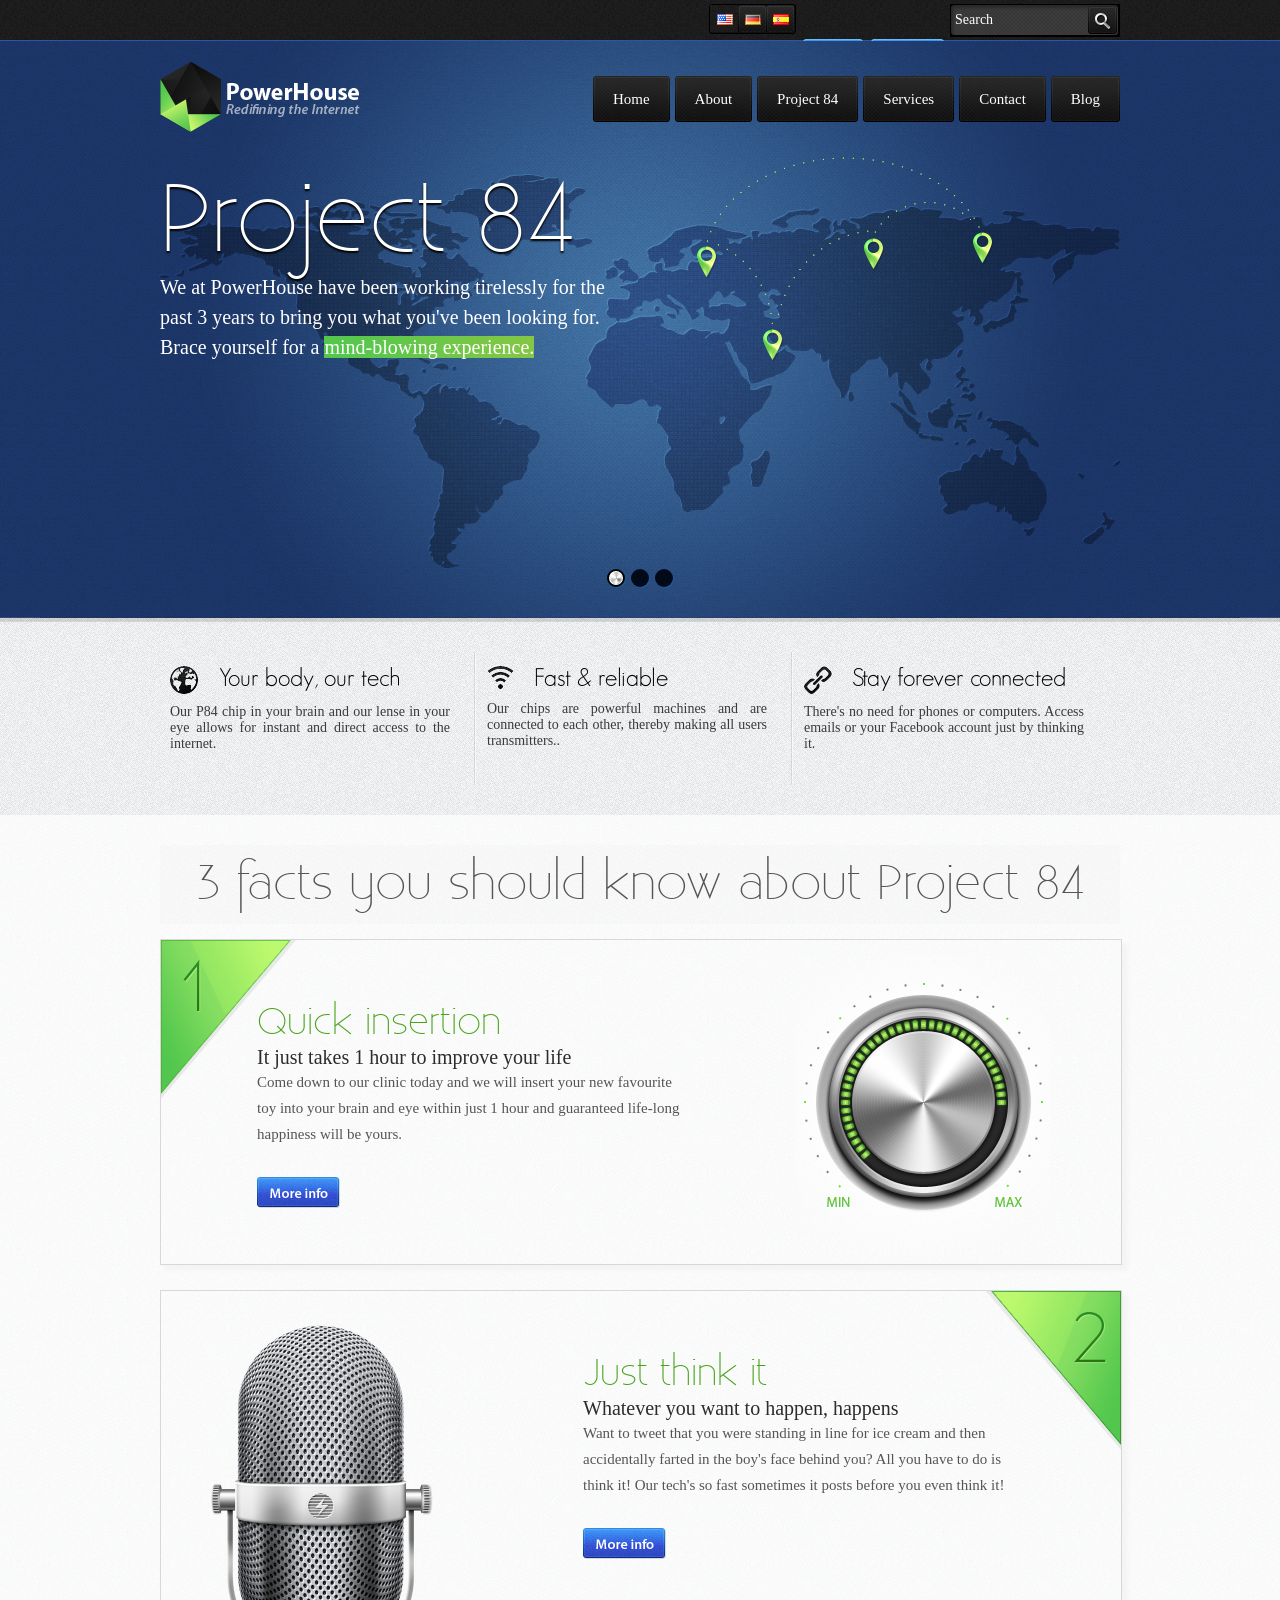
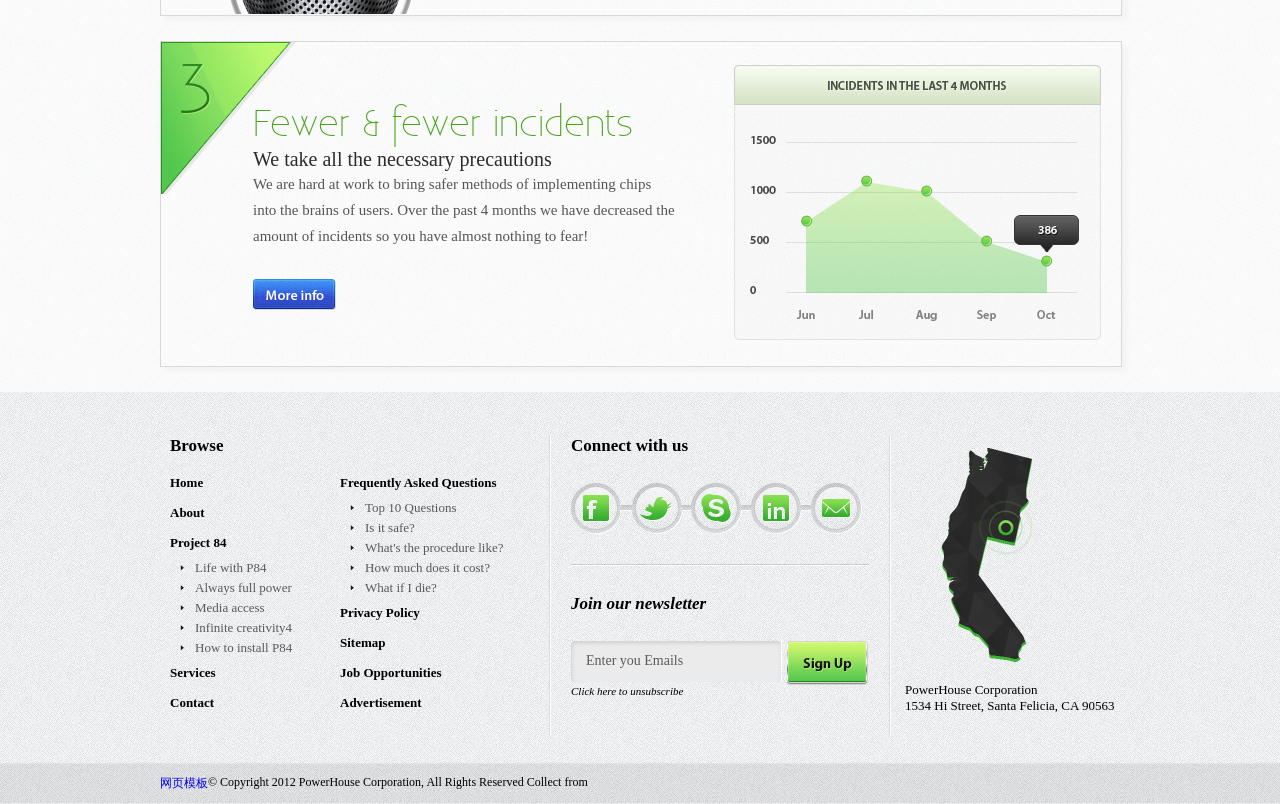
<file: index.html>
<!DOCTYPE html PUBLIC "-//W3C//DTD XHTML 1.0 Transitional//EN" "http://www.w3.org/TR/xhtml1/DTD/xhtml1-transitional.dtd">
<html xmlns="http://www.w3.org/1999/xhtml">
<head>
<meta http-equiv="Content-Type" content="text/html; charset=utf-8" />
<title>Power House</title>
<link href="css/style.css" rel="stylesheet" type="text/css" />
<!--[if IE 7]><link rel="stylesheet" media="all" type="text/css" href="css/ie7.css" />
<![endif]-->
<!--[if IE 8]><link rel="stylesheet" media="all" type="text/css" href="css/ie8.css" />
<![endif]-->
<link href="fonts/stylesheet.css" rel="stylesheet" type="text/css" />
<!--slidercss-->
<link rel="stylesheet" href="css/basic-jquery-slider.css" />
<script src="js/jquery-1.6.2.min.js" type="text/javascript" language="javascript"></script>
<script src="js/basic-jquery-slider.js"  type="text/javascript" language="javascript"></script>
<script type="text/javascript" src="js/custom.js" language="javascript"></script>
<script type="text/javascript" src="js/input.js" language="javascript"></script>

<!--  Attach the plug-in to the slider parent element and adjust the settings as required -->
<script  type="text/javascript" language="javascript">
      $(document).ready(function() {
        
        $('#banner').bjqs({
          'animation' : 'slide',
          'width' : 960,
          'height' : 450
        });
        
      });
    </script>
<script type="text/javascript" src="js/pie.js" language="javascript"></script>
<style type="text/css">
ul.bjqs h1, ol.bjqs-markers li a {
	behavior: url("js/PIE.htc") !important;
}
</style>
</head>

<body>
<!--Header Start Here-->
<div id="header">
  <div id="top_header">
    <div class="center_frame">
      <div class="top">
        <form name="search" method="post" action="">
          <div class="search">
            <input type="text" value="Search" />
            <a href=""></a> </div>
        </form>
        <div class="language"> <a href="#" class="english active">&nbsp;</a> <a href="#" class="german">&nbsp;</a> <a href="#" class="spanish">&nbsp;</a> </div>
        <div class="login"> <a href="login.html" class="login_img">&nbsp;</a> <a href="register.html" class="register">&nbsp;</a> </div>
      </div>
    </div>
  </div>
  <!--Top Header End Here-->
  <div id="logo_nav">
    <div class="bg1">
      <div class="center_frame"> 
        <!--Logo And Navigation Start Here-->
        <div class="logo"> <a href="index.html"><img src="images/logo.png" alt=""  /></a> </div>
        <ul id="navigation">
          <li><a href="index.html"><span>Home</span></a></li>
          <li><a href="about.html"><span>About</span></a></li>
          <li><a href="#"><span>Project 84</span></a>
            <ul>
              <li> <a href="project.html" class="life">Life with P84</a> <span class="nav_line"></span></li>
              <li> <a href="#" class="life_1">Always full power</a> <span class="nav_line"></span></li>
              <li> <a href="#" class="life_2">Media access</a> <span class="nav_line"></span></li>
              <li> <a href="#" class="life_3">Infinite creativity</a> <span class="nav_line"></span></li>
              <li> <a href="#" class="life_4">How to install P84</a> </li>
            </ul>
          </li>
          <li><a href="services.html"><span>Services</span></a></li>
          <li><a href="contact.html"><span>Contact</span></a></li>
          <li><a href="blog.html"><span>Blog</span></a></li>
        </ul>
        <!--Logo And Navigation End Here--> 
        <!--slider here--><div class="copyrights">Collect from <a href="http://www.mycodes.net/">网站模板</a></div>
        
        <!--  Outer wrapper for presentation only, this can be anything you like -->
        <div id="banner"> 
          <!-- start Basic Jquery Slider -->
          <ul class="bjqs">
            <li>
              <h1>Project 84</h1>
              <p>We at PowerHouse have been working tirelessly for the past 3 years to bring you what you've been looking for. Brace yourself for a <span>mind-blowing experience.</span></p>
              <label><a href="#" class="pap"></a></label>
            </li>
            <li>
              <h1>Project 85</h1>
              <p>We at PowerHouse have been working tirelessly for the past 3 years to bring you what you've been looking for. Brace yourself for a <span>mind-blowing experience.</span></p>
              <label><a href="#" class="pap"></a></label>
            </li>
            <li>
              <h1>Project 86</h1>
              <p>We at PowerHouse have been working tirelessly for the past 3 years to bring you what you've been looking for. Brace yourself for a <span>mind-blowing experience.</span></p>
              <label><a href="#" class="pap"></a></label>
            </li>
          </ul>
          <!-- end Basic jQuery Slider --> 
        </div>
        <!-- End outer wrapper --> 
        
        <!--slider end here--> 
        
      </div>
    </div>
  </div>
</div>
<!--Header End Here--> 
<!--slider start here--> 

<!--Wrapper Start Here-->
<div id="wrapper">
  <div id="wrapper_top">
    <div class="center_frame">
      <div class="section_left">
        <h5><img src="images/our_teach.png" alt=""  />Your body, our tech</h5>
        <p>Our P84 chip in your brain and our lense in your eye allows for instant and direct access to the internet.</p>
      </div>
      <div class="section_middle">
        <h5><img src="images/fast_reliable.png" alt=""  />Fast &amp; reliable</h5>
        <p>Our chips are powerful machines and are connected to each other, thereby making all users transmitters..</p>
      </div>
      <div class="section_right">
        <h5><img src="images/stay_forever.png" alt=""  />Stay forever connected</h5>
        <p>There's no need for phones or computers. Access emails or your Facebook account just by thinking it.</p>
      </div>
    </div>
  </div>
  <!--Top Wrapper End Here--> 
  <!--Main Contant Start Here-->
  <div id="main_contant">
    <div class="center_frame">
      <h2>3 facts you should know about Project 84</h2>
      <div class="box_1"> <img src="images/1_img.png" class="img_1" alt=""  />
        <div class="text">
          <h6>Quick insertion</h6>
          <h5>It just takes 1 hour to improve your life</h5>
          <p>Come down to our clinic today and we will insert your new favourite toy into your brain and eye within just 1 hour and guaranteed life-long happiness will be yours.</p>
          <a href="#"></a> </div>
        <img src="images/box_1.png" alt="" class="main_img_1" /> </div>
      <div class="box_2"> <img src="images/box_2.png" alt=""  class="main_img_2" /> <img src="images/2_img.png" alt="" class="img_2" />
        <div class="text_2">
          <h6>Just think it</h6>
          <h5>Whatever you want to happen, happens</h5>
          <p>Want to tweet that you were standing in line for ice cream and  then accidentally farted in the boy's face behind you? All you have to do is think it! Our tech's so fast sometimes it posts before you even think it!</p>
          <a href="#"></a> </div>
      </div>
      <div class="box_3"> <img src="images/3_img.png" class="img_1" alt=""  />
        <div class="text">
          <h6>Fewer &amp; fewer incidents</h6>
          <h5>We take all the necessary precautions</h5>
          <p>We are hard at work to bring safer methods of implementing chips into the brains of users. Over the past 4 months we have decreased the amount of incidents so you have almost nothing to fear!</p>
          <a href="#"></a> </div>
        <img src="images/box_3.png" alt="" class="main_img_3" /> </div>
    </div>
  </div>
  <!-- Main Contant End Here --> 
</div>
<!--Wrapper End Here-->
<div id="footer">
  <div id="footer1">
    <div id="fbox1">
      <h2>Browse</h2>
      <ul>
        <li><a href="index.html">Home</a></li>
        <li><a href="about.html">About</a></li>
        <li><a href="">Project 84</a>
          <ul class="fsub-menu">
            <li><a href="project.html">Life with P84</a></li>
            <li><a href="#">Always full power</a></li>
            <li><a href="#">Media access</a></li>
            <li><a href="#">Infinite creativity4</a></li>
            <li><a href="#">How to install P84</a></li>
          </ul>
        </li>
        <li><a href="services.html">Services</a></li>
        <li><a href="contact.html">Contact</a></li>
      </ul>
      <ul>
        <li><a href="#">Frequently Asked Questions</a>
          <ul class="fsub-menu">
            <li><a href="#">Top 10 Questions</a></li>
            <li><a href="#">Is it safe?</a></li>
            <li><a href="#">What's the procedure like?</a></li>
            <li><a href="#">How much does it cost?</a></li>
            <li><a href="#">What if I die?</a></li>
          </ul>
        </li>
        <li><a href="#">Privacy Policy</a></li>
        <li><a href="#">Sitemap</a> </li>
        <li><a href="#">Job Opportunities</a></li>
        <li><a href="#">Advertisement</a></li>
      </ul>
    </div>
    <div id="fbox2">
      <h2>Connect with us</h2>
      <div class="share"> <a href="http://www.mycodes.net" class="facebook">&nbsp;</a> <a href="http://www.mycodes.net" class="twitter">&nbsp;</a> <a href="#" class="skype">&nbsp;</a> <a href="#" class="in">&nbsp;</a> <a href="#" class="email">&nbsp;</a>  </div>
      <form name="signup" method="post" action="">
        <div class="newsletter">
          <h2>Join our newsletter</h2>
          <input name="" type="text" value="Enter you Emails" />
          <input name="" type="submit" />
          <a href="#">Click here to unsubscribe</a> </div>
      </form>
    </div>
    <div id="fbox3"> <img src="images/footer-pic.png" width="92" height="214" alt="" /> <span>PowerHouse Corporation<br />
      1534 Hi Street, Santa Felicia, CA 90563</span> </div>
  </div>
  <div id="copyrights">
    <div>&copy; Copyright 2012 PowerHouse Corporation, All Rights Reserved Collect from <a href="http://www.mycodes.net/" title="网页模板" target="_blank">网页模板</a></div>
  </div>
</div>

</body>
</html>
</file>
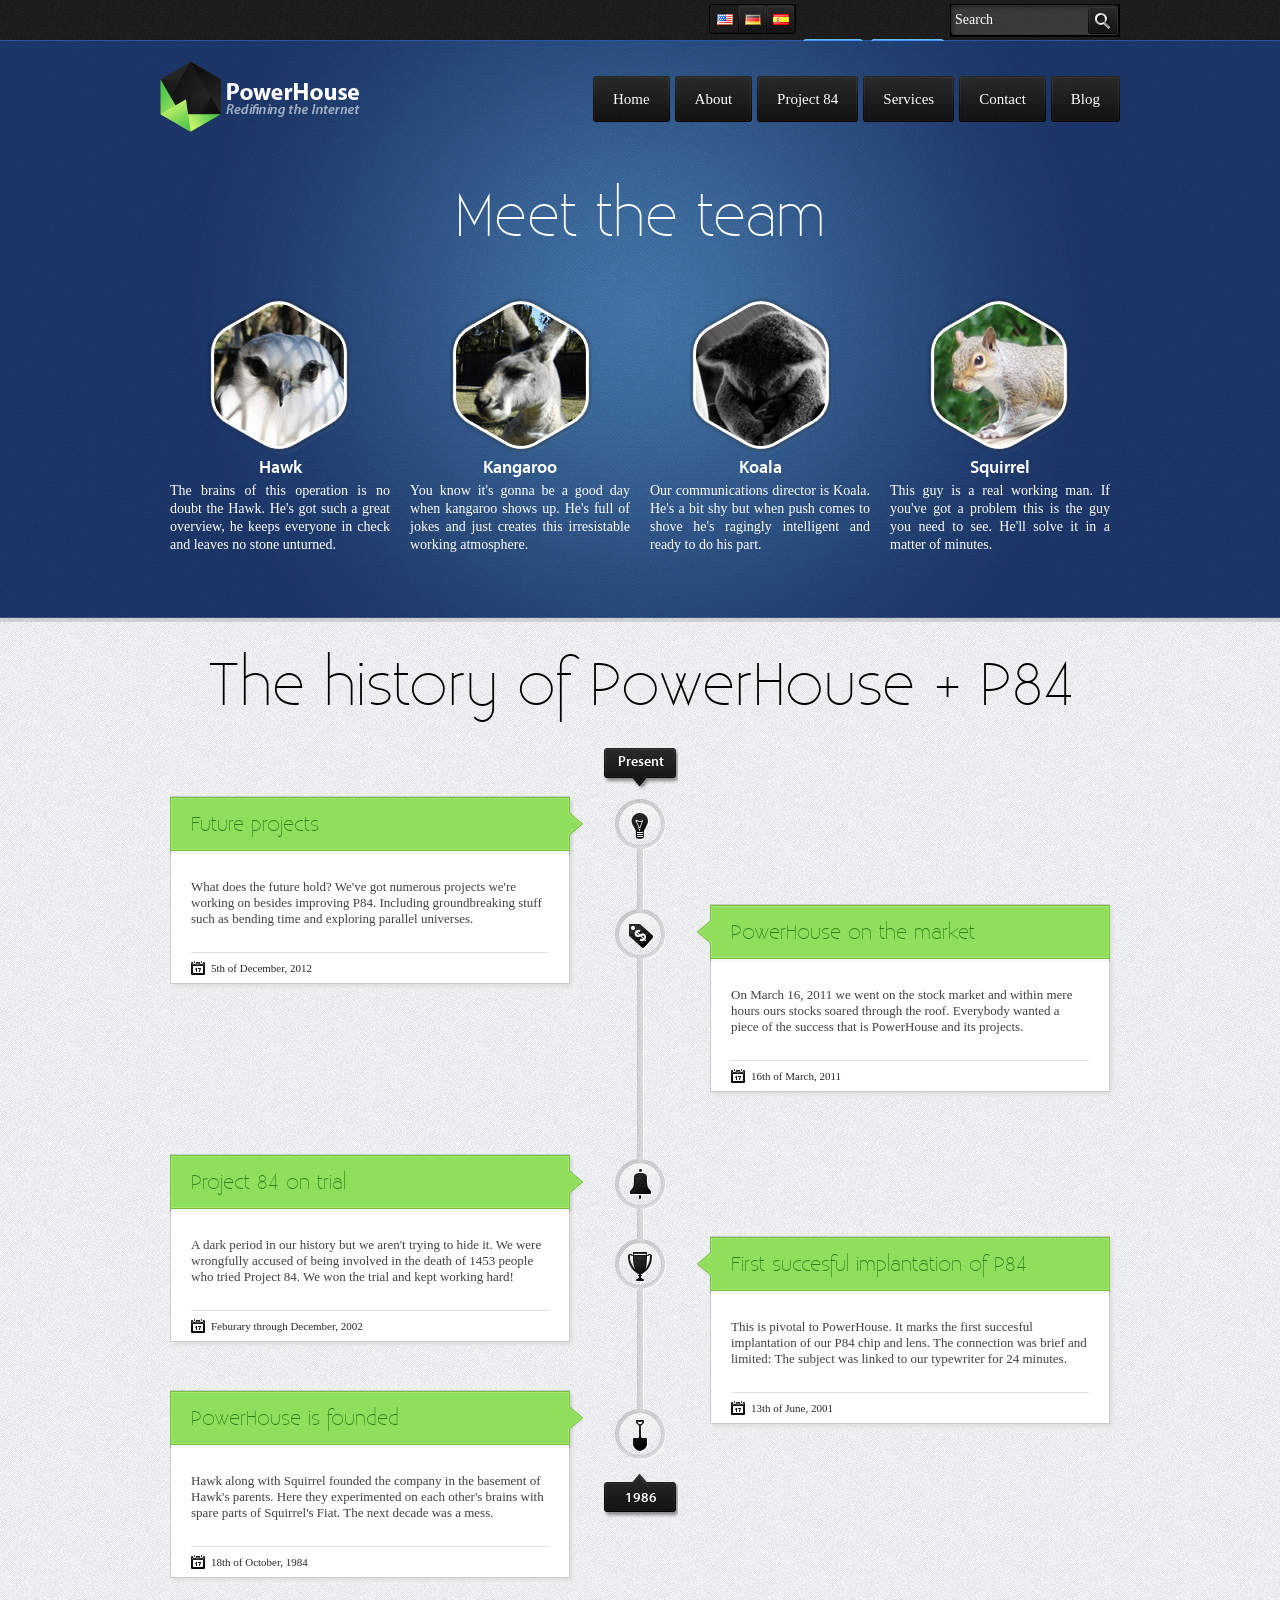
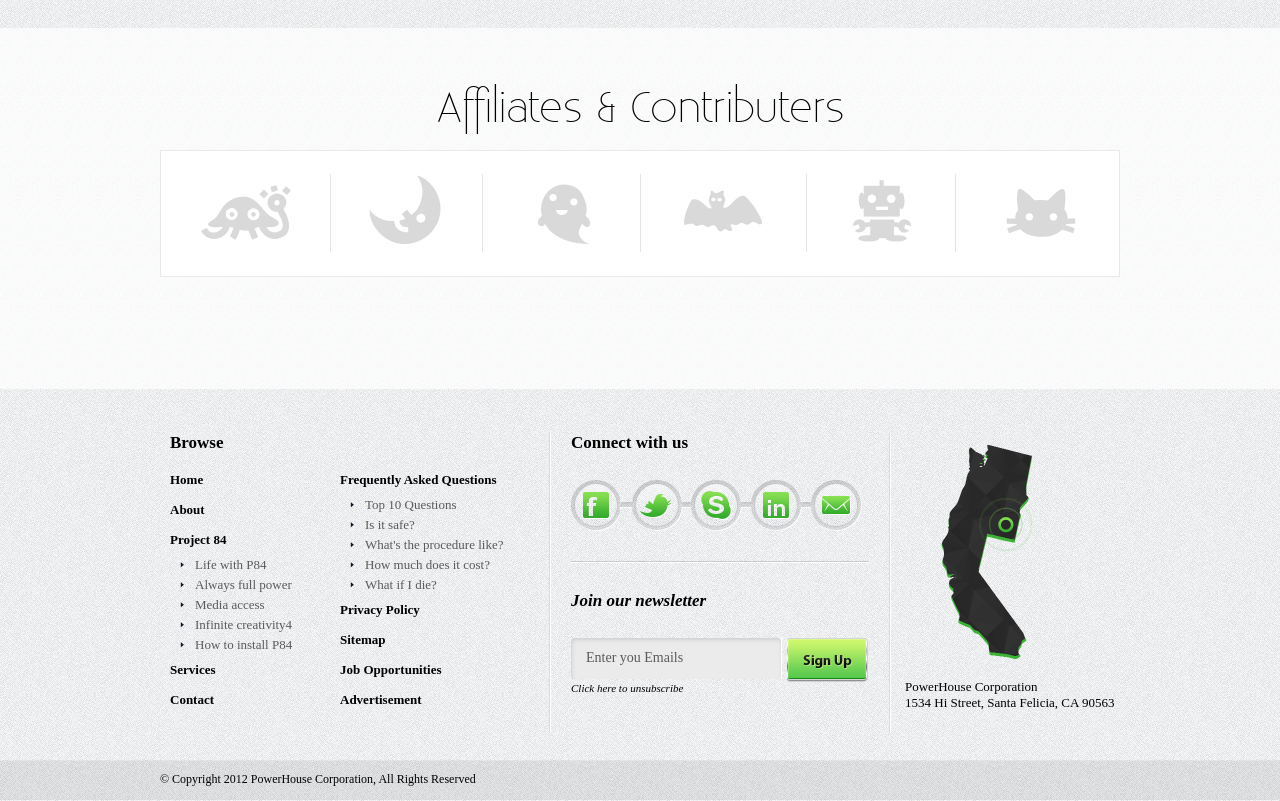
<file: about.html>
<!DOCTYPE html PUBLIC "-//W3C//DTD XHTML 1.0 Transitional//EN" "http://www.w3.org/TR/xhtml1/DTD/xhtml1-transitional.dtd">
<html xmlns="http://www.w3.org/1999/xhtml">
<head>
<meta http-equiv="Content-Type" content="text/html; charset=utf-8" />
<title>Power House</title>
<link href="css/style.css" rel="stylesheet" type="text/css" />
<!--[if IE 7]><link rel="stylesheet" media="all" type="text/css" href="css/ie7.css" />
<![endif]-->
<!--[if IE 8]><link rel="stylesheet" media="all" type="text/css" href="css/ie8.css" />
<![endif]-->
<link href="fonts/stylesheet.css" rel="stylesheet" type="text/css" />
<!--slidercss-->
<link rel="stylesheet" href="css/basic-jquery-slider.css" />
<script src="js/jquery-1.6.2.min.js" type="text/javascript" language="javascript"></script>
<script type="text/javascript" src="js/pie.js" language="javascript"></script>
<script type="text/javascript" src="js/custom.js"></script>
<script type="text/javascript" src="js/input.js" language="javascript"></script>
<style type="text/css">
ul.bjqs h1, ol.bjqs-markers li a {
	behavior: url("js/PIE.htc") !important;
}
</style>


</head>

<body>
<!--Header Start Here-->
<div id="header">
  <div id="top_header">
    <div class="center_frame">
      <div class="top">
        <form name="search" method="post" action="">
          <div class="search">
            <input type="text" value="Search" />
            <a href="default.htm"></a> </div>
        </form>
        <div class="language"> <a href="#" class="english active">&nbsp;</a> <a href="#" class="german">&nbsp;</a> <a href="#" class="spanish">&nbsp;</a> </div>
        <div class="login"> <a href="login.html" class="login_img">&nbsp;</a> <a href="register.html" class="register">&nbsp;</a> </div>
      </div>
    </div>
  </div>
  <!--Top Header End Here-->
  <div id="logo_nav">
    <div class="bg">
      <div class="center_frame"> 
        <!--Logo And Navigation Start Here-->
        <div class="logo"> <a href="index.html"><img src="images/logo.png" alt=""  /></a> </div>
        <ul id="navigation">
          <li><a href="index.html"><span>Home</span></a></li>
          <li><a href="about.html"><span>About</span></a></li>
          <li><a href="#"><span>Project 84</span></a>
            <ul>
              <li> <a href="project.html" class="life">Life with P84</a> <span class="nav_line"></span></li>
              <li> <a href="#" class="life_1">Always full power</a> <span class="nav_line"></span></li>
              <li> <a href="#" class="life_2">Media access</a> <span class="nav_line"></span></li>
              <li> <a href="#" class="life_3">Infinite creativity</a> <span class="nav_line"></span></li>
              <li> <a href="#" class="life_4">How to install P84</a> </li>
            </ul>
          </li>
          <li><a href="services.html"><span>Services</span></a></li>
          <li><a href="contact.html"><span>Contact</span></a></li>
          <li><a href="blog.html"><span>Blog</span></a></li>
        </ul>
        <!--Logo And Navigation End Here--> 
        <!--CHANGE ONLY THIS PART HERE--> 
        <!--About Top Start Here -->
        <div id="about_us">
          <h1>Meet the team</h1>
          <ul class="meet_the_team">
            <li> <a href="#" class="hawk">&nbsp;</a> <strong>Hawk</strong>
              <p>The brains of this operation is no doubt the Hawk. He's got such a great overview, he keeps everyone in check and leaves no stone unturned.</p>
            </li>
            <li> <a href="#" class="kangaroo">&nbsp;</a> <strong>Kangaroo</strong>
              <p>You know it's gonna be a good day when kangaroo shows up. He's full of jokes and just creates this irresistable working atmosphere.</p>
            </li>
            <li> <a href="#" class="koala">&nbsp;</a> <strong>Koala</strong>
              <p>Our communications director is Koala. He's a bit shy but when push comes to shove he's ragingly intelligent and ready to do his part.</p>
            </li>
            <li> <a href="#" class="squirrel">&nbsp;</a> <strong>Squirrel</strong>
              <p>This guy is a real working man. If you've got a problem this is the guy you need to see. He'll solve it in a matter of minutes.</p>
            </li>
          </ul>
        </div>
        <!--About Top Start Here --> 
        <!--CHANGE ONLY UPERE PART IN INNER PAGES--> 
      </div>
    </div>
  </div>
</div>
<!--Header End Here--> 
<!--Wrapper Start Here-->
<div id="wrapper"> 
  <!-- About Wrapper Top Start Here-->
  <div id="wrapper_top_about">
    <div class="center_frame">
      <h2>The history of PowerHouse &#43; P84</h2>
      <!--About Left Start-->
      <div id="about_left">
        <div class="future_projects"> <img src="images/toltip_left.png" alt="" class="toltip_left"  />
          <h3>Future projects</h3>
          <p>What does the future hold? We've got numerous projects we're working on besides improving P84. Including groundbreaking stuff such as bending time and exploring parallel universes.</p>
          <em>5th of December, 2012</em> </div>
        <div class="project_trial"> <img src="images/toltip_left.png" alt="" class="toltip_left"  />
          <h3>Project 84 on trial</h3>
          <p>A dark period in our history but we aren't trying to hide it. We were wrongfully accused of being involved in the death of 1453 people who tried Project 84. We won the trial and kept working hard!</p>
          <em>Feburary through December, 2002</em> </div>
        <div class="power_house"> <img src="images/toltip_left.png" alt="" class="toltip_left"  />
          <h3>PowerHouse is founded</h3>
          <p>Hawk along with Squirrel founded the company in the basement of Hawk's parents. Here they experimented on each other's brains with spare parts of Squirrel's Fiat. The next decade was a mess.</p>
          <em>18th of October, 1984</em> </div>
      </div>
      <!--About Left End--> 
      <!--About Middle Start-->
      <div id="about_middle"> <a href="#" class="present">Present</a> <span class="drop_title"></span> <a href="#" class="year_date">1986</a> </div>
      <!--About Middle End--> 
      <!--About Right Start-->
      <div id="about_right">
        <div class="powerhouse_market"> <img src="images/toltip_right.png" alt="" class="toltip_right" />
          <h3>PowerHouse on the market</h3>
          <p>On March 16, 2011 we went on the stock market and within mere hours ours stocks soared through the roof. Everybody wanted a piece of the success that is PowerHouse and its projects.</p>
          <em>16th of March, 2011</em> </div>
        <div class="implantation_first"> <img src="images/toltip_right.png" alt="" class="toltip_right" />
          <h3>First succesful implantation of P84</h3>
          <p>This is pivotal to PowerHouse. It marks the first succesful implantation of our P84 chip and lens. The connection was brief and limited: The subject was linked to our typewriter for 24 minutes.</p>
          <em>13th of June, 2001</em> </div>
      </div>
      <!--About Right End--> 
    </div>
  </div>
  <!-- About Wrapper Top End Here--> 
  <!--About Affiliates Start Here-->
  <div id="affiliates">
    <div class="center_frame">
      <h1>Affiliates &#38; Contributers</h1>
      <ul class="affiliates_contributers">
      	<li><img src="images/affiliates_sprit_01.png" alt=""  /></li>
        <li><img src="images/affiliates_sprit_03.png" alt=""  /></li>
        <li><img src="images/affiliates_sprit_05.png" alt=""  /></li>
        <li><img src="images/affiliates_sprit_07.png" alt=""  /></li>
        <li><img src="images/affiliates_sprit_09.png" alt=""  /></li>
        <li><img src="images/affiliates_sprit_11.png" alt=""  /></li>
      </ul>
    </div>
  </div>
  <!--About Affiliates End Here--> 
</div>
<!--Wrapper End Here-->
<div id="footer">
  <div id="footer1">
    <div id="fbox1">
      <h2>Browse</h2>
      <ul>
        <li><a href="index.html">Home</a></li>
        <li><a href="about.html">About</a></li>
        <li><a href="default.htm">Project 84</a>
          <ul class="fsub-menu">
            <li><a href="project.html">Life with P84</a></li>
            <li><a href="#">Always full power</a></li>
            <li><a href="#">Media access</a></li>
            <li><a href="#">Infinite creativity4</a></li>
            <li><a href="#">How to install P84</a></li>
          </ul>
        </li>
        <li><a href="services.html">Services</a></li>
        <li><a href="contact.html">Contact</a></li>
      </ul>
      <ul>
        <li><a href="#">Frequently Asked Questions</a>
          <ul class="fsub-menu">
            <li><a href="#">Top 10 Questions</a></li>
            <li><a href="#">Is it safe?</a></li>
            <li><a href="#">What's the procedure like?</a></li>
            <li><a href="#">How much does it cost?</a></li>
            <li><a href="#">What if I die?</a></li>
          </ul>
        </li>
        <li><a href="#">Privacy Policy</a></li>
        <li><a href="#">Sitemap</a> </li>
        <li><a href="#">Job Opportunities</a></li>
        <li><a href="#">Advertisement</a></li>
      </ul>
    </div>
    <div id="fbox2">
      <h2>Connect with us</h2>
      <div class="share"> <a href="../../../www.facebook.com/default.htm" class="facebook">&nbsp;</a> <a href="../../../www.twitter.com/default.htm" class="twitter">&nbsp;</a> <a href="#" class="skype">&nbsp;</a> <a href="#" class="in">&nbsp;</a> <a href="#" class="email">&nbsp;</a> </div>
      <form name="signup" method="post" action="">
        <div class="newsletter">
          <h2>Join our newsletter</h2>
          <input name="" type="text" value="Enter you Emails" />
          <input name="" type="submit" />
          <a href="#">Click here to unsubscribe</a> </div>
      </form>
    </div>
    <div id="fbox3"> <img src="images/footer-pic.png" width="92" height="214" alt="" /> <span>PowerHouse Corporation<br />
      1534 Hi Street, Santa Felicia, CA 90563</span> </div>
  </div>
  <div id="copyrights">
    <div>&copy; Copyright 2012 PowerHouse Corporation, All Rights Reserved</div>
  </div>
</div>

</body>
</html>
</file>
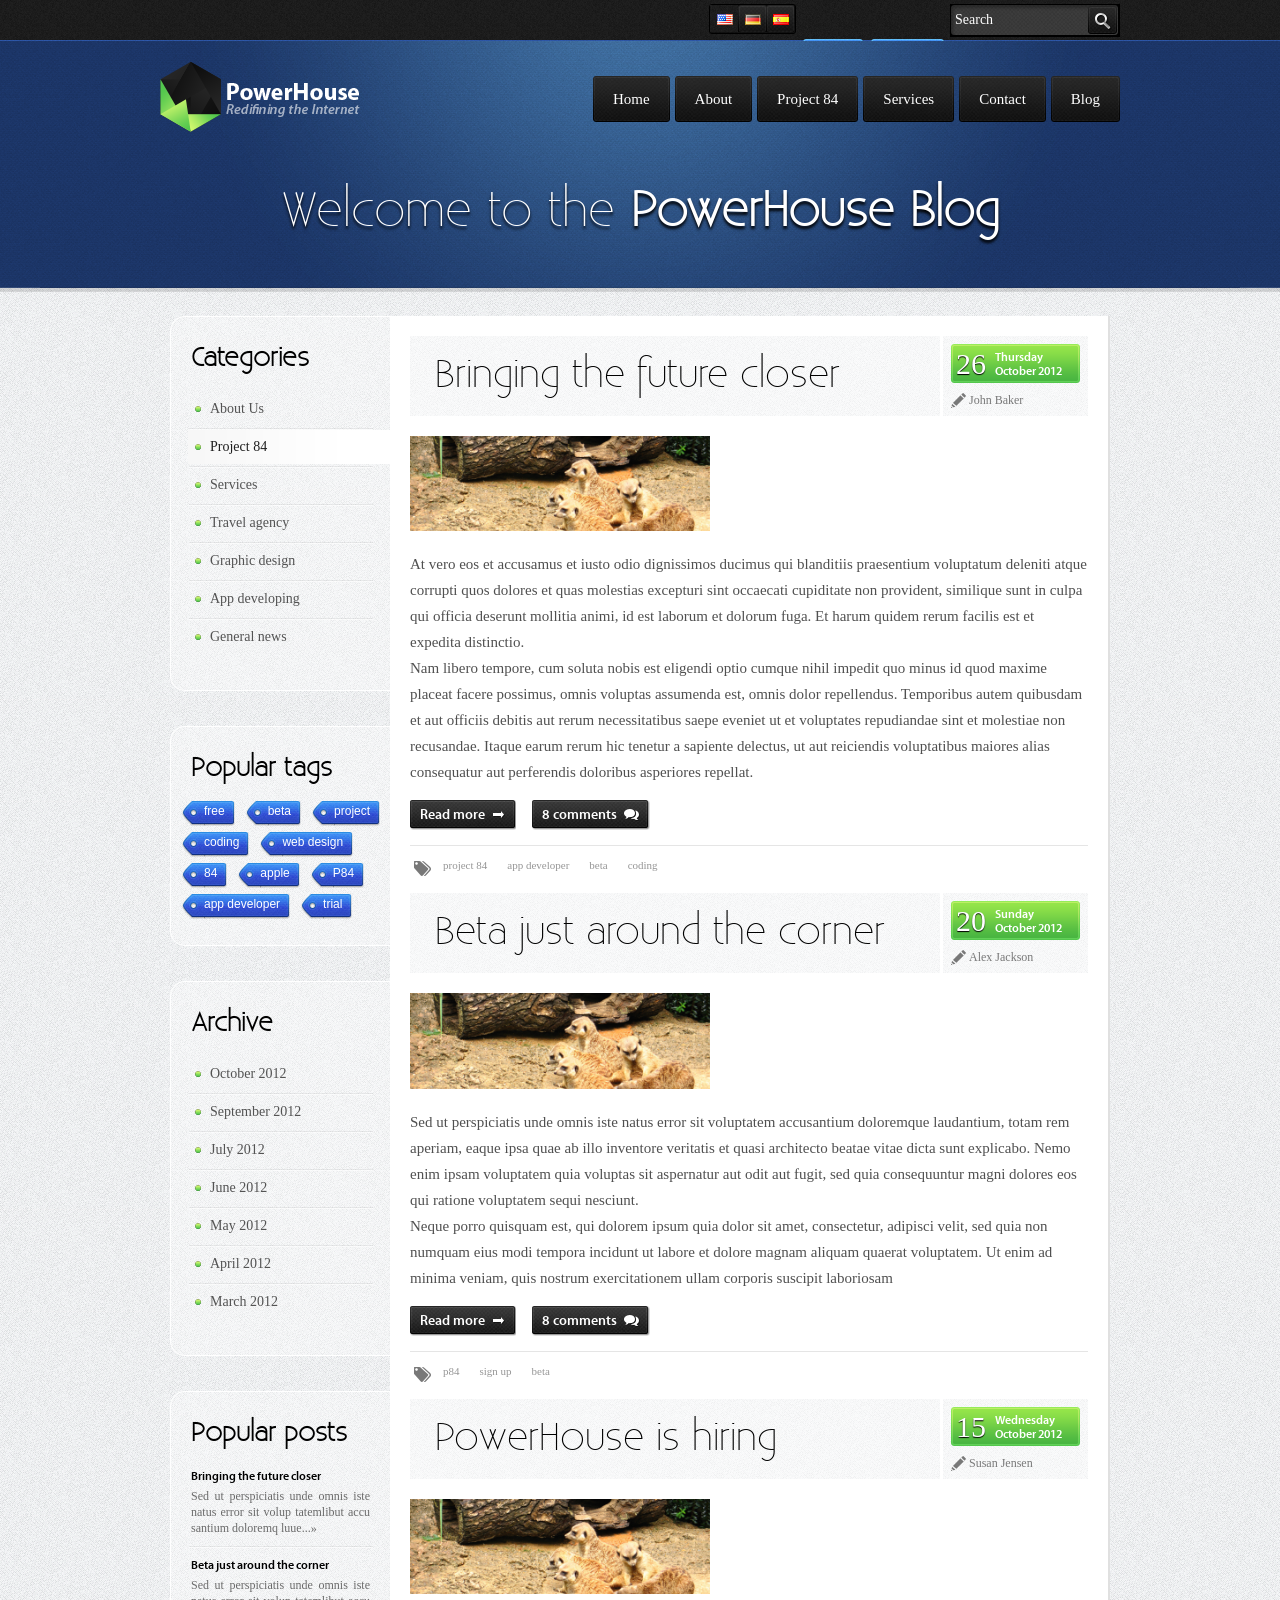
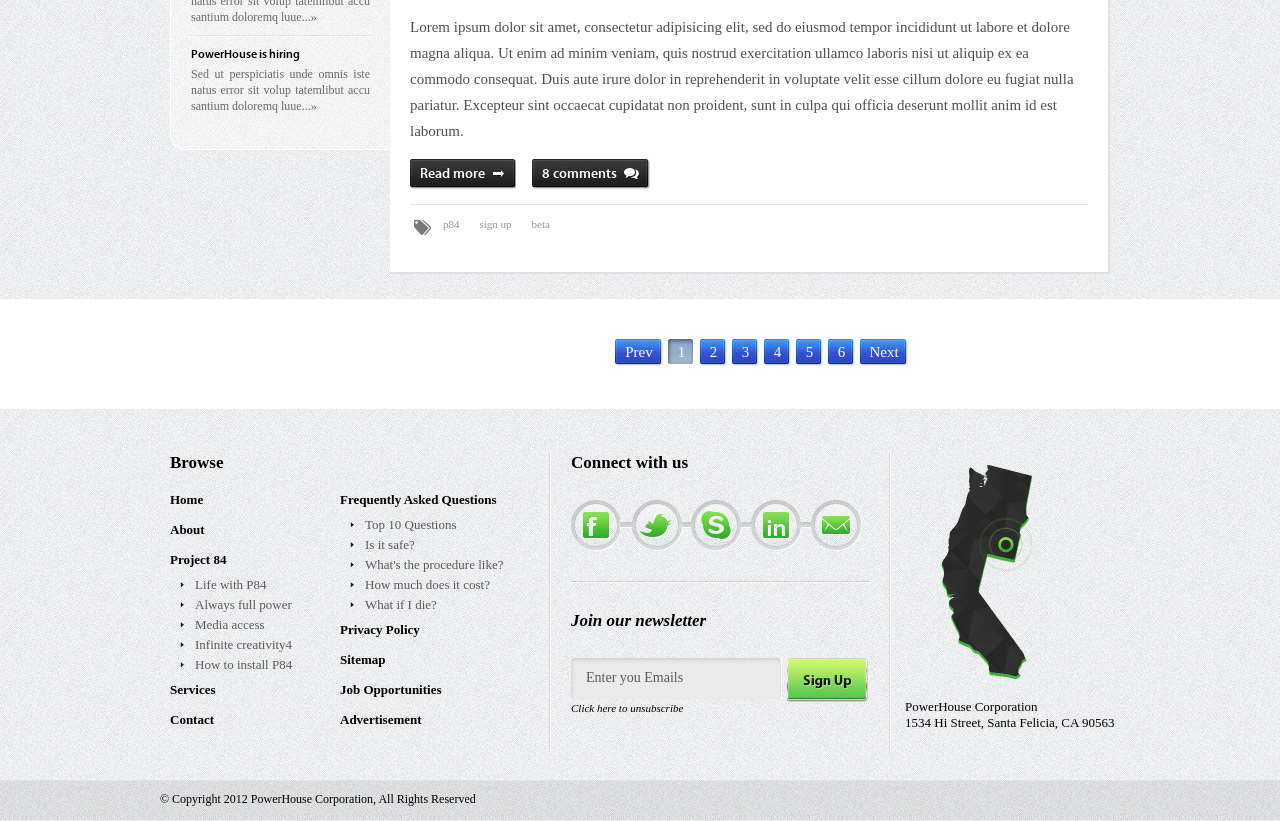
<file: blog.html>
<!DOCTYPE html PUBLIC "-//W3C//DTD XHTML 1.0 Transitional//EN" "http://www.w3.org/TR/xhtml1/DTD/xhtml1-transitional.dtd">
<html xmlns="http://www.w3.org/1999/xhtml">
<head>
<meta http-equiv="Content-Type" content="text/html; charset=utf-8" />
<title>Power House</title>
<link href="css/style.css" rel="stylesheet" type="text/css" />
<!--[if IE 7]><link rel="stylesheet" media="all" type="text/css" href="css/ie7.css" />
<![endif]-->
<!--[if IE 8]><link rel="stylesheet" media="all" type="text/css" href="css/ie8.css" />
<![endif]-->
<link href="fonts/stylesheet.css" rel="stylesheet" type="text/css" />
<!--slidercss-->
<link rel="stylesheet" href="css/basic-jquery-slider.css" />
<script src="js/jquery-1.6.2.min.js" type="text/javascript" language="javascript"></script>
<script type="text/javascript" src="js/pie.js" language="javascript"></script>
<script type="text/javascript" src="js/custom.js"></script>
<script type="text/javascript" src="js/input.js" language="javascript"></script>
<style type="text/css">
ul.bjqs h1, ol.bjqs-markers li a, #blog_cat {
 behavior: url("js/PIE.htc") !important;
}
</style>


</head>

<body>
<!--Header Start Here-->
<div id="header">
  <div id="top_header">
    <div class="center_frame">
      <div class="top">
        <form name="search" method="post" action="">
          <div class="search">
            <input type="text" value="Search" />
            <a href="default.htm"></a> </div>
        </form>
        <div class="language"> <a href="#" class="english active">&nbsp;</a> <a href="#" class="german">&nbsp;</a> <a href="#" class="spanish">&nbsp;</a> </div>
        <div class="login"> <a href="login.html" class="login_img">&nbsp;</a> <a href="register.html" class="register">&nbsp;</a> </div>
      </div>
    </div>
  </div>
  <!--Top Header End Here-->
  <div id="logo_nav">
    <div class="bg_111">
      <div class="center_frame"> 
        <!--Logo And Navigation Start Here-->
        <div class="logo"> <a href="index.html"><img src="images/logo.png" alt=""  /></a> </div>
        <ul id="navigation">
          <li><a href="index.html"><span>Home</span></a></li>
          <li><a href="about.html"><span>About</span></a></li>
          <li><a href="#"><span>Project 84</span></a>
            <ul>
              <li> <a href="project.html" class="life">Life with P84</a> <span class="nav_line"></span></li>
              <li> <a href="#" class="life_1">Always full power</a> <span class="nav_line"></span></li>
              <li> <a href="#" class="life_2">Media access</a> <span class="nav_line"></span></li>
              <li> <a href="#" class="life_3">Infinite creativity</a> <span class="nav_line"></span></li>
              <li> <a href="#" class="life_4">How to install P84</a> </li>
            </ul>
          </li>
          <li><a href="services.html"><span>Services</span></a></li>
          <li><a href="contact.html"><span>Contact</span></a></li>
          <li><a href="blog.html"><span>Blog</span></a></li>
        </ul>
        <!--Logo And Navigation End Here--> 
        <!--CHANGE ONLY THIS PART HERE--> 
        <!--Blog Top Start Here -->
        <div id="blog_top">
          <h1>Welcome to the <strong>PowerHouse Blog</strong></h1>
        </div>
        <!--Blog Top Start Here --> 
        <!--CHANGE ONLY UPERE PART IN INNER PAGES--> 
      </div>
    </div>
  </div>
</div>
<!--Header End Here--> 

<!--Wrapper Start Here-->
<div id="wrapper"><!--Top Wrapper End Here--> 
  <!--Blog Page Content Start Here-->
  <div id="blog_content">
    <div class="center_frame"> 
      <!--Blog Left Part Start Here-->
      <div id="blog_left"> 
        <!--Blog Categorie Start-->
        <div id="blog_cat" class="blog_side_bg">
          <h4>Categories</h4>
          <ul id="categories">
            <li><a href="#">About Us</a></li>
            <li><a href="#" class="active">Project 84</a></li>
            <li><a href="#">Services</a></li>
            <li><a href="#">Travel agency</a></li>
            <li><a href="#">Graphic design</a></li>
            <li><a href="#">App developing</a></li>
            <li><a href="#">General news</a></li>
          </ul>
        </div>
        <!--Blog Categorie End--> 
        <!--Popular Tags Start Here-->
        <div id="plpular_tags" class="blog_side_bg">
          <h4>Popular tags</h4>
          <ul id="plpular_tags_icon">
            <li><a href="#"><span>free</span></a></li>
            <li><a href="#"><span>beta</span></a></li>
            <li><a href="#"><span>project</span></a></li>
            <li><a href="#"><span>coding</span></a></li>
            <li><a href="#"><span>web design</span></a></li>
            <li><a href="#"><span>84</span></a></li>
            <li><a href="#"><span>apple</span></a></li>
            <li><a href="#"><span>P84</span></a></li>
            <li><a href="#"><span>app developer</span></a></li>
            <li><a href="#"><span>trial</span></a></li>
          </ul>
        </div>
        <!--Popular Tags End Here--> 
        <!--Archive Start Here-->
        <div id="archive" class="blog_side_bg">
          <h4>Archive</h4>
          <ul id="blog_archive">
            <li><a href="#">October 2012</a></li>
            <li><a href="#">September 2012</a></li>
            <li><a href="#">July 2012</a></li>
            <li><a href="#">June 2012</a></li>
            <li><a href="#">May 2012</a></li>
            <li><a href="#">April 2012</a></li>
            <li><a href="#">March 2012</a></li>
          </ul>
        </div>
        <!--Archive End Here--> 
        <!--Popular Posts Start Here-->
        <div id="polular" class="blog_side_bg">
          <h4>Popular posts</h4>
          <span class="margin"> <strong>Bringing the future closer</strong> <a href="blogpost.html">Sed ut perspiciatis unde omnis iste natus error sit volup tatemlibut accu santium doloremq luue...&raquo;</a> <em class="line_break_img">&nbsp;</em> </span> <span> <strong>Beta just around the corner</strong> <a href="blogpost.html">Sed ut perspiciatis unde omnis iste natus error sit volup tatemlibut accu santium doloremq luue...&raquo;</a> <em class="line_break_img">&nbsp;</em> </span> <span> <strong>PowerHouse is hiring</strong> <a href="blogpost.html">Sed ut perspiciatis unde omnis iste natus error sit volup tatemlibut accu santium doloremq luue...&raquo;</a> </span> </div>
        <!--Popular Posts Start Here--> 
      </div>
      <!--Blog Left Part End Here--> 
      <!--Blog Right Part Start Here-->
      <div id="blog_right"> 
        <!--First Post-->
        <div class="post_blog">
          <h2>Bringing the future closer</h2>
          <h3> <span class="post_date"> <code>26</code> <strong>Thursday</strong> <em>October 2012</em> </span> <dfn>John Baker</dfn> </h3>
          <img src="images/blog_post_img.png" alt=""  />
          <p>At vero eos et accusamus et iusto odio dignissimos ducimus qui blanditiis praesentium voluptatum deleniti atque corrupti quos dolores et quas molestias excepturi sint occaecati cupiditate non provident, similique sunt in culpa qui officia deserunt mollitia animi, id est laborum et dolorum fuga. Et harum quidem rerum facilis est et expedita distinctio.<br />
            Nam libero tempore, cum soluta nobis est eligendi optio cumque nihil impedit quo minus id quod maxime placeat facere possimus, omnis voluptas assumenda est, omnis dolor repellendus. Temporibus autem quibusdam et aut officiis debitis aut rerum necessitatibus saepe eveniet ut et voluptates repudiandae sint et molestiae non recusandae. Itaque earum rerum hic tenetur a sapiente delectus, ut aut reiciendis voluptatibus maiores alias consequatur aut perferendis doloribus asperiores repellat.</p>
          <a href="extra.html" class="blgo_read">Read more</a> <a href="blogpost.html" class="blgo_comment">8 comments</a>
          <div class="blgo_developer_icon">
            <ul>
              <li><a href="#"><img src="images/p84.png" alt="" />project 84</a></li>
              <li><a href="#">app developer</a></li>
              <li><a href="#">beta</a></li>
              <li><a href="#">coding</a></li>
            </ul>
          </div>
        </div>
        <!--Secont Post-->
        <div class="post_blog">
          <h2>Beta just around the corner</h2>
          <h3> <span class="post_date"> <code>20</code> <strong>Sunday</strong> <em>October 2012</em> </span> <dfn>Alex Jackson</dfn> </h3>
          <img src="images/blog_post_img.png" alt=""  />
          <p>Sed ut perspiciatis unde omnis iste natus error sit voluptatem accusantium doloremque laudantium, totam rem aperiam, eaque ipsa quae ab illo inventore veritatis et quasi architecto beatae vitae dicta sunt explicabo. Nemo enim ipsam voluptatem quia voluptas sit aspernatur aut odit aut fugit, sed quia consequuntur magni dolores eos qui ratione voluptatem sequi nesciunt.<br />
            Neque porro quisquam est, qui dolorem ipsum quia dolor sit amet, consectetur, adipisci velit, sed quia non numquam eius modi tempora incidunt ut labore et dolore magnam aliquam quaerat voluptatem.
            Ut enim ad minima veniam, quis nostrum exercitationem ullam corporis suscipit laboriosam</p>
          <a href="extra.html" class="blgo_read">Read more</a> <a href="blogpost.html" class="blgo_comment">8 comments</a>
          <div class="blgo_developer_icon">
            <ul>
              <li><a href="#"><img src="images/p84.png" alt="" />p84</a></li>
              <li><a href="#">sign up</a></li>
              <li><a href="#">beta</a></li>
            </ul>
          </div>
        </div>
        <!--Thired Post-->
        <div class="post_blog">
          <h2>PowerHouse is hiring</h2>
          <h3> <span class="post_date"> <code>15</code> <strong>Wednesday</strong> <em>October 2012</em> </span> <dfn>Susan Jensen</dfn> </h3>
          <img src="images/blog_post_img.png" alt=""  />
          <p>Lorem ipsum dolor sit amet, consectetur adipisicing elit, sed do eiusmod tempor incididunt ut labore et dolore magna aliqua. Ut enim ad minim veniam, quis nostrud exercitation ullamco laboris nisi ut aliquip ex ea commodo consequat. Duis aute irure dolor in reprehenderit in voluptate velit esse cillum dolore eu fugiat nulla pariatur. Excepteur sint occaecat cupidatat non proident, sunt in culpa qui officia deserunt mollit anim id est laborum.</p>
          <a href="extra.html" class="blgo_read">Read more</a> <a href="blogpost.html" class="blgo_comment">8 comments</a>
          <div class="blgo_developer_icon">
            <ul>
              <li><a href="#"><img src="images/p84.png" alt="" />p84</a></li>
              <li><a href="#">sign up</a></li>
              <li><a href="#">beta</a></li>
            </ul>
          </div>
        </div>
        <!--Add Post Before Here--> 
      </div>
      <!--Blog Right Part End Here--> 
    </div>
  </div>
  <!--Blog Page Content End Here--> 
  <!--Blog Page Navigation Start Here-->
  <div id="page_navigation">
    <div class="center_frame">
      <ul class="blog_page_nav">
        <li><a href="#" class="page_prev">Prev</a></li>
        <li><a href="#" class="active">1</a></li>
        <li><a href="#">2</a></li>
        <li><a href="#">3</a></li>
        <li><a href="#">4</a></li>
        <li><a href="#">5</a></li>
        <li><a href="#">6</a></li>
        <li><a href="#" class="page_next">Next</a></li>
      </ul>
    </div>
  </div>
  <!--Blog Page Navigation Start Here--> 
</div>
<!--Wrapper End Here-->
<div id="footer">
  <div id="footer1">
    <div id="fbox1">
      <h2>Browse</h2>
      <ul>
        <li><a href="index.html">Home</a></li>
        <li><a href="about.html">About</a></li>
        <li><a href="default.htm">Project 84</a>
          <ul class="fsub-menu">
            <li><a href="project.html">Life with P84</a></li>
            <li><a href="#">Always full power</a></li>
            <li><a href="#">Media access</a></li>
            <li><a href="#">Infinite creativity4</a></li>
            <li><a href="#">How to install P84</a></li>
          </ul>
        </li>
        <li><a href="services.html">Services</a></li>
        <li><a href="contact.html">Contact</a></li>
      </ul>
      <ul>
        <li><a href="#">Frequently Asked Questions</a>
          <ul class="fsub-menu">
            <li><a href="#">Top 10 Questions</a></li>
            <li><a href="#">Is it safe?</a></li>
            <li><a href="#">What's the procedure like?</a></li>
            <li><a href="#">How much does it cost?</a></li>
            <li><a href="#">What if I die?</a></li>
          </ul>
        </li>
        <li><a href="#">Privacy Policy</a></li>
        <li><a href="#">Sitemap</a> </li>
        <li><a href="#">Job Opportunities</a></li>
        <li><a href="#">Advertisement</a></li>
      </ul>
    </div>
    <div id="fbox2">
      <h2>Connect with us</h2>
      <div class="share"> <a href="../../../www.facebook.com/default.htm" class="facebook">&nbsp;</a> <a href="../../../www.twitter.com/default.htm" class="twitter">&nbsp;</a> <a href="#" class="skype">&nbsp;</a> <a href="#" class="in">&nbsp;</a> <a href="#" class="email">&nbsp;</a> </div>
      <form name="signup" method="post" action="">
        <div class="newsletter">
          <h2>Join our newsletter</h2>
          <input name="" type="text" value="Enter you Emails" />
          <input name="" type="submit"  />
          <a href="#">Click here to unsubscribe</a> </div>
      </form>
    </div>
    <div id="fbox3"> <img src="images/footer-pic.png" width="92" height="214" alt="" /> <span>PowerHouse Corporation<br />
      1534 Hi Street, Santa Felicia, CA 90563</span> </div>
  </div>
  <div id="copyrights">
    <div>&copy; Copyright 2012 PowerHouse Corporation, All Rights Reserved</div>
  </div>
</div>

</body>
</html>
</file>
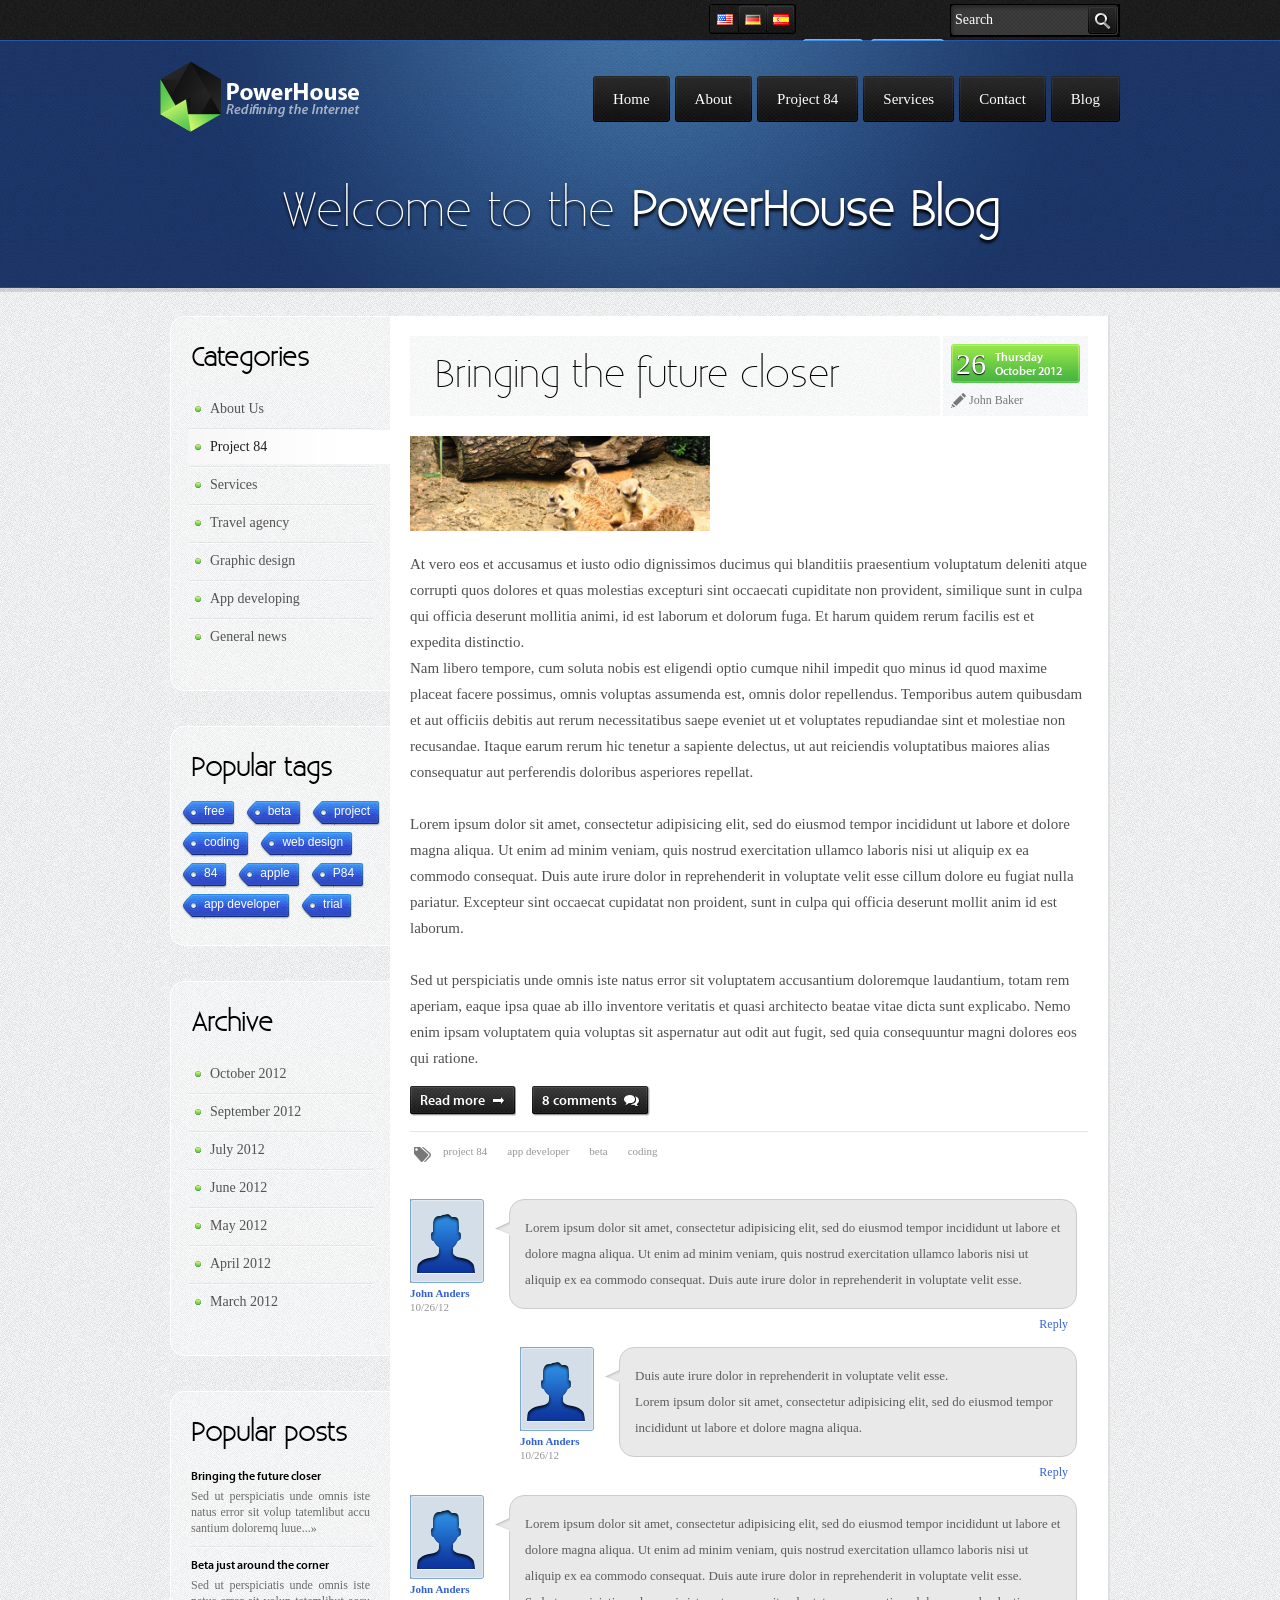
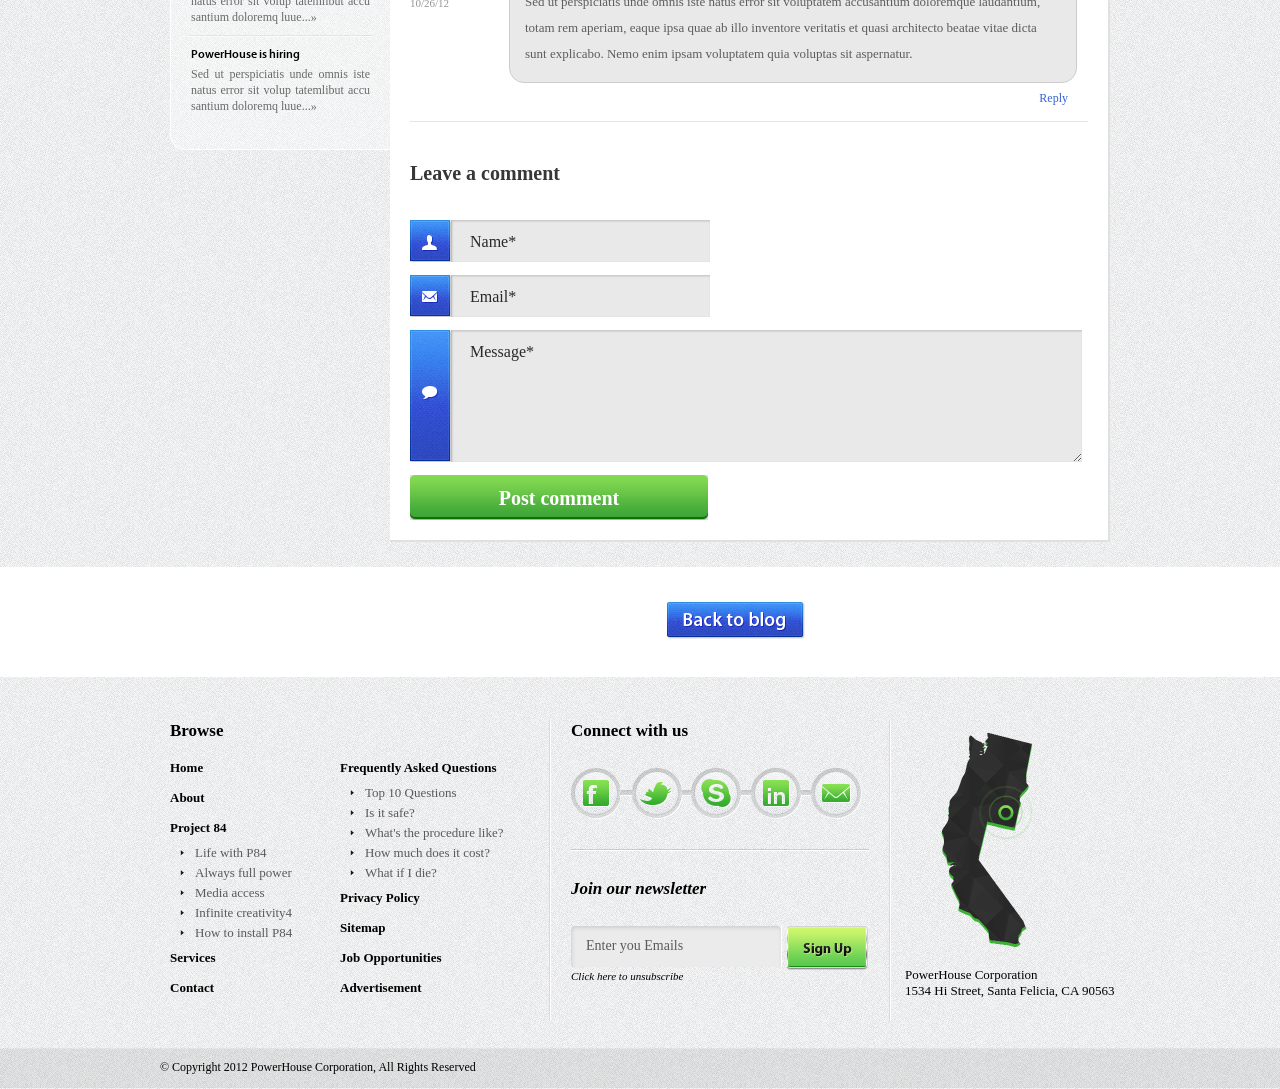
<file: blogpost.html>
<!DOCTYPE html PUBLIC "-//W3C//DTD XHTML 1.0 Transitional//EN" "http://www.w3.org/TR/xhtml1/DTD/xhtml1-transitional.dtd">
<html xmlns="http://www.w3.org/1999/xhtml">
<head>
<meta http-equiv="Content-Type" content="text/html; charset=utf-8" />
<title>Power House</title>
<link href="css/style.css" rel="stylesheet" type="text/css" />
<!--[if IE 7]><link rel="stylesheet" media="all" type="text/css" href="css/ie7.css" />
<![endif]-->
<!--[if IE 8]><link rel="stylesheet" media="all" type="text/css" href="css/ie8.css" />
<![endif]-->
<link href="fonts/stylesheet.css" rel="stylesheet" type="text/css" />
<!--slidercss-->
<link rel="stylesheet" href="css/basic-jquery-slider.css" />
<script src="js/jquery-1.6.2.min.js" type="text/javascript" language="javascript"></script>
<script type="text/javascript" src="js/pie.js" language="javascript"></script>
<script type="text/javascript" src="js/custom.js"></script>
<script type="text/javascript" src="js/input.js" language="javascript"></script>
<style type="text/css">
ul.bjqs h1, ol.bjqs-markers li a, #blog_cat {
 behavior: url("js/PIE.htc") !important;
}
</style>


</head>

<body>
<!--Header Start Here-->
<div id="header">
  <div id="top_header">
    <div class="center_frame">
      <div class="top">
        <form name="search" method="post" action="">
          <div class="search">
            <input type="text" value="Search" />
            <a href="default.htm"></a> </div>
        </form>
        <div class="language"> <a href="#" class="english active">&nbsp;</a> <a href="#" class="german">&nbsp;</a> <a href="#" class="spanish">&nbsp;</a> </div>
        <div class="login"> <a href="login.html" class="login_img">&nbsp;</a> <a href="register.html" class="register">&nbsp;</a> </div>
      </div>
    </div>
  </div>
  <!--Top Header End Here-->
  <div id="logo_nav">
    <div class="bg_111">
      <div class="center_frame"> 
        <!--Logo And Navigation Start Here-->
        <div class="logo"> <a href="index.html"><img src="images/logo.png" alt=""  /></a> </div>
        <ul id="navigation">
          <li><a href="index.html"><span>Home</span></a></li>
          <li><a href="about.html"><span>About</span></a></li>
          <li><a href="#"><span>Project 84</span></a>
            <ul>
              <li> <a href="project.html" class="life">Life with P84</a> <span class="nav_line"></span></li>
              <li> <a href="#" class="life_1">Always full power</a> <span class="nav_line"></span></li>
              <li> <a href="#" class="life_2">Media access</a> <span class="nav_line"></span></li>
              <li> <a href="#" class="life_3">Infinite creativity</a> <span class="nav_line"></span></li>
              <li> <a href="#" class="life_4">How to install P84</a> </li>
            </ul>
          </li>
          <li><a href="services.html"><span>Services</span></a></li>
          <li><a href="contact.html"><span>Contact</span></a></li>
          <li><a href="blog.html"><span>Blog</span></a></li>
        </ul>
        <!--Logo And Navigation End Here--> 
        <!--CHANGE ONLY THIS PART HERE--> 
        <!--Blog Top Start Here -->
        <div id="blog_top">
          <h1>Welcome to the <strong>PowerHouse Blog</strong></h1>
        </div>
        <!--Blog Top Start Here --> 
        <!--CHANGE ONLY UPERE PART IN INNER PAGES--> 
      </div>
    </div>
  </div>
</div>
<!--Header End Here--> 

<!--Wrapper Start Here-->
<div id="wrapper"><!--Top Wrapper End Here--> 
  <!--Blog Page Content Start Here-->
  <div id="blog_content">
    <div class="center_frame"> 
      <!--Blog Left Part Start Here-->
      <div id="blog_left"> 
        <!--Blog Categorie Start-->
        <div id="blog_cat" class="blog_side_bg">
          <h4>Categories</h4>
          <ul id="categories">
            <li><a href="#">About Us</a></li>
            <li><a href="#" class="active">Project 84</a></li>
            <li><a href="#">Services</a></li>
            <li><a href="#">Travel agency</a></li>
            <li><a href="#">Graphic design</a></li>
            <li><a href="#">App developing</a></li>
            <li><a href="#">General news</a></li>
          </ul>
        </div>
        <!--Blog Categorie End--> 
        <!--Popular Tags Start Here-->
        <div id="plpular_tags" class="blog_side_bg">
          <h4>Popular tags</h4>
          <ul id="plpular_tags_icon">
            <li><a href="#"><span>free</span></a></li>
            <li><a href="#"><span>beta</span></a></li>
            <li><a href="#"><span>project</span></a></li>
            <li><a href="#"><span>coding</span></a></li>
            <li><a href="#"><span>web design</span></a></li>
            <li><a href="#"><span>84</span></a></li>
            <li><a href="#"><span>apple</span></a></li>
            <li><a href="#"><span>P84</span></a></li>
            <li><a href="#"><span>app developer</span></a></li>
            <li><a href="#"><span>trial</span></a></li>
          </ul>
        </div>
        <!--Popular Tags End Here--> 
        <!--Archive Start Here-->
        <div id="archive" class="blog_side_bg">
          <h4>Archive</h4>
          <ul id="blog_archive">
            <li><a href="#">October 2012</a></li>
            <li><a href="#">September 2012</a></li>
            <li><a href="#">July 2012</a></li>
            <li><a href="#">June 2012</a></li>
            <li><a href="#">May 2012</a></li>
            <li><a href="#">April 2012</a></li>
            <li><a href="#">March 2012</a></li>
          </ul>
        </div>
        <!--Archive End Here--> 
        <!--Popular Posts Start Here-->
        <div id="polular" class="blog_side_bg">
          <h4>Popular posts</h4>
          <span class="margin"> <strong>Bringing the future closer</strong> <a href="#">Sed ut perspiciatis unde omnis iste natus error sit volup tatemlibut accu santium doloremq luue...&raquo;</a> <em class="line_break_img">&nbsp;</em> </span> <span> <strong>Beta just around the corner</strong> <a href="#">Sed ut perspiciatis unde omnis iste natus error sit volup tatemlibut accu santium doloremq luue...&raquo;</a> <em class="line_break_img">&nbsp;</em> </span> <span> <strong>PowerHouse is hiring</strong> <a href="#">Sed ut perspiciatis unde omnis iste natus error sit volup tatemlibut accu santium doloremq luue...&raquo;</a> </span> </div>
        <!--Popular Posts Start Here--> 
      </div>
      <!--Blog Left Part End Here--> 
      <!--Blog Right Part Start Here-->
      <div id="blog_right"> 
        <!--First Post-->
        <div class="post_blog">
          <h2>Bringing the future closer</h2>
          <h3> <span class="post_date"> <code>26</code> <strong>Thursday</strong> <em>October 2012</em> </span> <dfn>John Baker</dfn> </h3>
          <img src="images/blog_post_img.png" alt=""  />
          <p>At vero eos et accusamus et iusto odio dignissimos ducimus qui blanditiis praesentium voluptatum deleniti atque corrupti quos dolores et quas molestias excepturi sint occaecati cupiditate non provident, similique sunt in culpa qui officia deserunt mollitia animi, id est laborum et dolorum fuga. Et harum quidem rerum facilis est et expedita distinctio.<br />
            Nam libero tempore, cum soluta nobis est eligendi optio cumque nihil impedit quo minus id quod maxime placeat facere possimus, omnis voluptas assumenda est, omnis dolor repellendus. Temporibus autem quibusdam et aut officiis debitis aut rerum necessitatibus saepe eveniet ut et voluptates repudiandae sint et molestiae non recusandae. Itaque earum rerum hic tenetur a sapiente delectus, ut aut reiciendis voluptatibus maiores alias consequatur aut perferendis doloribus asperiores repellat.<br />
            <br />
            Lorem ipsum dolor sit amet, consectetur adipisicing elit, sed do eiusmod tempor incididunt ut labore et dolore magna aliqua. Ut enim ad minim veniam, quis nostrud exercitation ullamco laboris nisi ut aliquip ex ea commodo consequat. Duis aute irure dolor in reprehenderit in voluptate velit esse cillum dolore eu fugiat nulla pariatur. Excepteur sint occaecat cupidatat non proident, sunt in culpa qui officia deserunt mollit anim id est laborum.<br />
            <br />
            Sed ut perspiciatis unde omnis iste natus error sit voluptatem accusantium doloremque laudantium, totam rem aperiam, eaque ipsa quae ab illo inventore veritatis et quasi architecto beatae vitae dicta sunt explicabo. Nemo enim ipsam voluptatem quia voluptas sit aspernatur aut odit aut fugit, sed quia consequuntur magni dolores eos qui ratione.</p>
          <a href="#" class="blgo_read">Read more</a> <a href="#" class="blgo_comment">8 comments</a>
          <div class="blgo_developer_icon">
            <ul>
              <li><a href="#"><img src="images/p84.png" alt="" />project 84</a></li>
              <li><a href="#">app developer</a></li>
              <li><a href="#">beta</a></li>
              <li><a href="#">coding</a></li>
            </ul>
          </div>
        </div>
        <!--Leave Comment-->
        <div id="leave_comment"> 
          <!--First Comment-->
          <div class="person_icon">
            <h5> <img src="images/anoyous.png" alt=""  /> <span>John Anders</span> <em>10/26/12</em> </h5>
            <div class="person_comment"> <img src="images/anoyous_icon.png" alt="" class="comment_tooltip"  /> Lorem ipsum dolor sit amet, consectetur adipisicing elit, sed do eiusmod tempor incididunt ut labore et dolore magna aliqua. Ut enim ad minim veniam, quis nostrud exercitation ullamco laboris nisi ut aliquip ex ea commodo consequat. Duis aute irure dolor in reprehenderit in voluptate velit esse. </div>
            <a href="#">Reply</a> </div>
          <!--Secont Comment-->
          <div class="person_icon leve_margin">
            <h5> <img src="images/anoyous.png" alt=""  /> <span>John Anders</span> <em>10/26/12</em> </h5>
            <div class="person_comment short_width"> <img src="images/anoyous_icon.png" alt="" class="comment_tooltip"  /> Duis aute irure dolor in reprehenderit in voluptate velit esse.<br />
              Lorem ipsum dolor sit amet, consectetur adipisicing elit, sed do eiusmod tempor incididunt ut labore et dolore magna aliqua. </div>
            <a href="#">Reply</a> </div>
          <!--Thired Comment-->
          <div class="person_icon">
            <h5> <img src="images/anoyous.png" alt=""  /> <span>John Anders</span> <em>10/26/12</em> </h5>
            <div class="person_comment"> <img src="images/anoyous_icon.png" alt="" class="comment_tooltip"  /> Lorem ipsum dolor sit amet, consectetur adipisicing elit, sed do eiusmod tempor incididunt ut labore et dolore magna aliqua. Ut enim ad minim veniam, quis nostrud exercitation ullamco laboris nisi ut aliquip ex ea commodo consequat. Duis aute irure dolor in reprehenderit in voluptate velit esse.<br />
              Sed ut perspiciatis unde omnis iste natus error sit voluptatem accusantium doloremque laudantium, totam rem aperiam, eaque ipsa quae ab illo inventore veritatis et quasi architecto beatae vitae dicta sunt explicabo. Nemo enim ipsam voluptatem quia voluptas sit aspernatur. </div>
            <a href="#">Reply</a> </div>
          <!--Add Pomment Before Here--> 
        </div>
        <!--Leave Comment End Here--> 
        <!--Leave Comment Form Start Here-->
        <div id="comment_form">
          <h2>Leave a comment</h2>
          <form action="" name="levecomment" method="post">
            <input type="text" value="Name*" class="comment_name"  />
            <input type="text" value="Email*" class="comment_email"  />
            <textarea class="coment_message" rows="" cols="" >Message*</textarea>
            <input type="submit" value="Post comment" name="submit" />
          </form>
        </div>
        <!--Leave Comment Form End Here--> 
      </div>
      <!--Blog Right Part End Here--> 
    </div>
  </div>
  <!--Blog Page Content End Here--> 
  <!--Blog Page Navigation Start Here-->
  <div id="page_navigation">
    <div class="center_frame"> <a href="blog.html" class="leave_back">&nbsp;</a> </div>
  </div>
  <!--Blog Page Navigation Start Here--> 
</div>
<!--Wrapper End Here-->
<div id="footer">
  <div id="footer1">
    <div id="fbox1">
      <h2>Browse</h2>
      <ul>
        <li><a href="index.html">Home</a></li>
        <li><a href="about.html">About</a></li>
        <li><a href="default.htm">Project 84</a>
          <ul class="fsub-menu">
            <li><a href="project.html">Life with P84</a></li>
            <li><a href="#">Always full power</a></li>
            <li><a href="#">Media access</a></li>
            <li><a href="#">Infinite creativity4</a></li>
            <li><a href="#">How to install P84</a></li>
          </ul>
        </li>
        <li><a href="services.html">Services</a></li>
        <li><a href="contact.html">Contact</a></li>
      </ul>
      <ul>
        <li><a href="#">Frequently Asked Questions</a>
          <ul class="fsub-menu">
            <li><a href="#">Top 10 Questions</a></li>
            <li><a href="#">Is it safe?</a></li>
            <li><a href="#">What's the procedure like?</a></li>
            <li><a href="#">How much does it cost?</a></li>
            <li><a href="#">What if I die?</a></li>
          </ul>
        </li>
        <li><a href="#">Privacy Policy</a></li>
        <li><a href="#">Sitemap</a> </li>
        <li><a href="#">Job Opportunities</a></li>
        <li><a href="#">Advertisement</a></li>
      </ul>
    </div>
    <div id="fbox2">
      <h2>Connect with us</h2>
      <div class="share"> <a href="../../../www.facebook.com/default.htm" class="facebook">&nbsp;</a> <a href="../../../www.twitter.com/default.htm" class="twitter">&nbsp;</a> <a href="#" class="skype">&nbsp;</a> <a href="#" class="in">&nbsp;</a> <a href="#" class="email">&nbsp;</a> </div>
      <form name="signup" method="post" action="">
        <div class="newsletter">
          <h2>Join our newsletter</h2>
          <input name="" type="text" value="Enter you Emails" />
          <input name="" type="submit" />
          <a href="#">Click here to unsubscribe</a> </div>
      </form>
    </div>
    <div id="fbox3"> <img src="images/footer-pic.png" width="92" height="214" alt="" /> <span>PowerHouse Corporation<br />
      1534 Hi Street, Santa Felicia, CA 90563</span> </div>
  </div>
  <div id="copyrights">
    <div>&copy; Copyright 2012 PowerHouse Corporation, All Rights Reserved</div>
  </div>
</div>

</body>
</html>
</file>
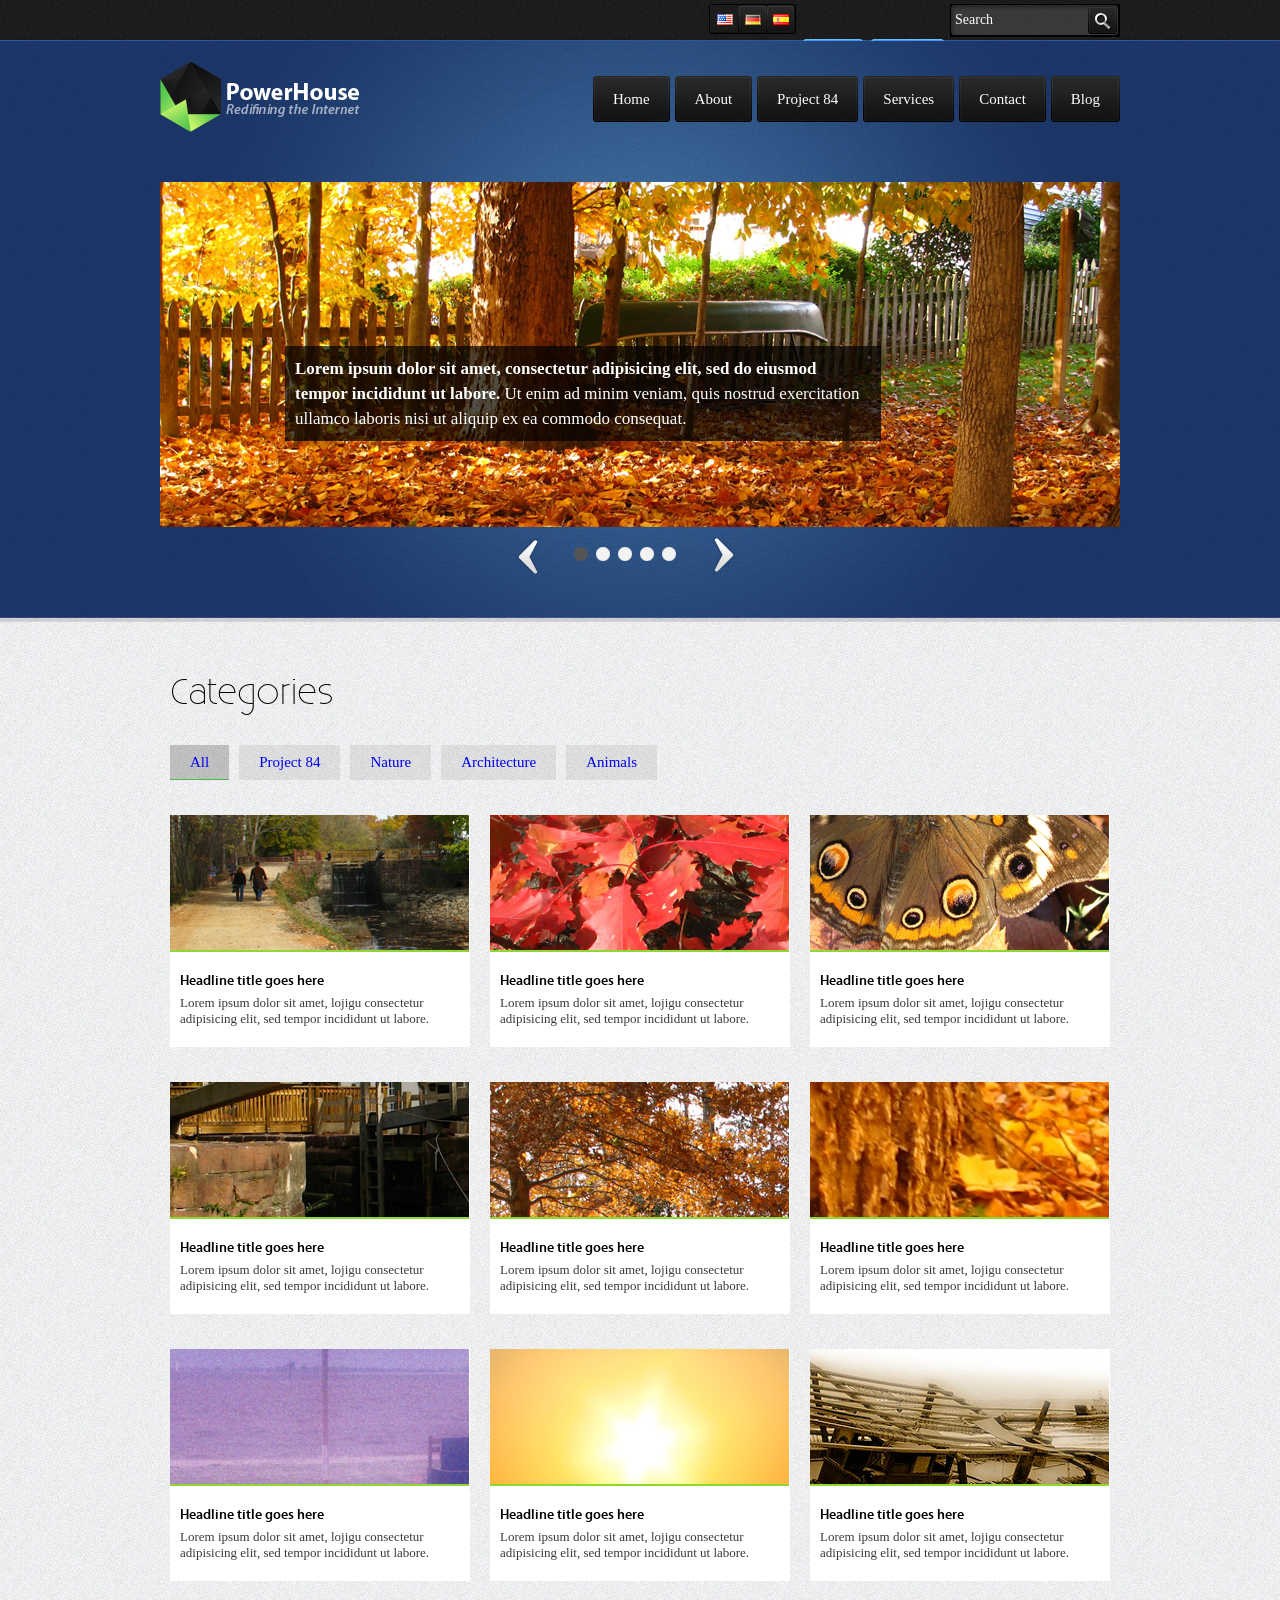
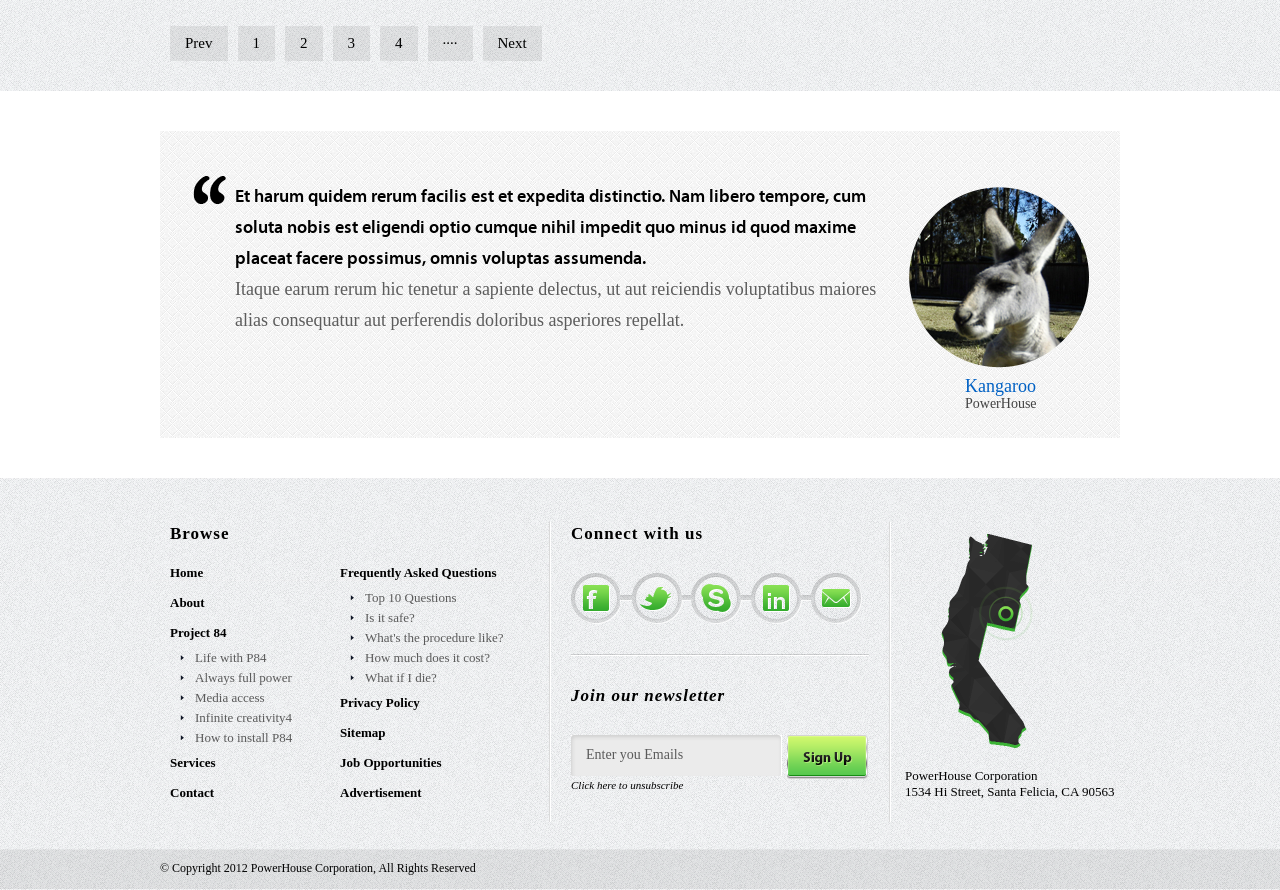
<file: extra.html>
<!DOCTYPE html PUBLIC "-//W3C//DTD XHTML 1.0 Transitional//EN" "http://www.w3.org/TR/xhtml1/DTD/xhtml1-transitional.dtd">
<html xmlns="http://www.w3.org/1999/xhtml">
<head>
<meta http-equiv="Content-Type" content="text/html; charset=utf-8" />
<title>Power House</title>
<link href="css/style.css" rel="stylesheet" type="text/css" />
<!--[if IE 7]><link rel="stylesheet" media="all" type="text/css" href="css/ie7.css" />
<![endif]-->
<!--[if IE 8]><link rel="stylesheet" media="all" type="text/css" href="css/ie8.css" />
<![endif]-->
<link href="fonts/stylesheet.css" rel="stylesheet" type="text/css" />
<!--slidercss-->
<link rel="stylesheet" href="css/basic-jquery-slider.css" />
<script src="js/jquery-1.6.2.min.js" type="text/javascript" language="javascript"></script>
<script type="text/javascript" src="js/pie.js" language="javascript"></script>
<script type="text/javascript" src="js/custom.js"></script>

<link rel="stylesheet" href="css/vslider.css" />
<script type="text/javascript" src="js/jquery.vslider.js" ></script>
<script type="text/javascript">
$(function(){

	$("#test").vSlider();
	
	});
</script>
<style type="text/css">
ul.bjqs h1, ol.bjqs-markers li a {
	behavior: url("js/PIE.htc") !important;
}
</style>
<script src="js/jquery.hashchange.min.js" type="text/javascript"></script>
<script src="js/jquery.easytabs.min.js" type="text/javascript"></script>
<script type="text/javascript" src="fancybox/jquery.fancybox-1.3.4.pack.js"></script>
<link rel="stylesheet" type="text/css" href="fancybox/jquery.fancybox-1.3.4.css" media="screen" />
<script type="text/javascript">
    $(document).ready( function() {
      $('#tab-container').easytabs();
    });
  </script>

<script type="text/javascript">
		$(document).ready(function() {
			/*
			*   Examples - images
			*/
			$("a.example2").fancybox({
				'overlayShow'	: false,
				'transitionIn'	: 'elastic',
				'transitionOut'	: 'elastic'
			});

			$("a[rel=example_group]").fancybox({
				'transitionIn'		: 'none',
				'transitionOut'		: 'none',
				'titlePosition' 	: 'over',
				'titleFormat'		: function(title, currentArray, currentIndex, currentOpts) {
					return '<span id="fancybox-title-over">Image ' + (currentIndex + 1) + ' / ' + currentArray.length + (title.length ? ' &nbsp; ' + title : '') + '</span>';
				}
			});
		});		
	</script>
<script type="text/javascript">
$(function(){
/* Hide form input values on focus*/
$('input:text').each(function(){
var txtval = $(this).val();
$(this).focus(function(){
if($(this).val() == txtval){
$(this).val('')
}
});
$(this).blur(function(){
if($(this).val() == ""){
$(this).val(txtval);
}
});
});
});
</script>
</head>

<body>
<!--Header Start Here-->
<div id="header">
  <div id="top_header">
    <div class="center_frame">
      <div class="top">
        <form name="search" method="post" action="">
          <div class="search">
            <input type="text" value="Search" />
            <a href="default.htm"></a> </div>
        </form>
        <div class="language"> <a href="#" class="english active">&nbsp;</a> <a href="#" class="german">&nbsp;</a> <a href="#" class="spanish">&nbsp;</a> </div>
        <div class="login"> <a href="login.html" class="login_img">&nbsp;</a> <a href="register.html" class="register">&nbsp;</a> </div>
      </div>
    </div>
  </div>
  <!--Top Header End Here-->
  <div id="logo_nav">
    <div class="bg">
      <div class="center_frame"> 
        <!--Logo And Navigation Start Here-->
        <div class="logo"> <a href="index.html"><img src="images/logo.png" alt=""  /></a> </div>
        <ul id="navigation">
          <li><a href="index.html"><span>Home</span></a></li>
          <li><a href="about.html"><span>About</span></a></li>
          <li><a href="#"><span>Project 84</span></a>
            <ul>
              <li> <a href="project.html" class="life">Life with P84</a> <span class="nav_line"></span></li>
              <li> <a href="#" class="life_1">Always full power</a> <span class="nav_line"></span></li>
              <li> <a href="#" class="life_2">Media access</a> <span class="nav_line"></span></li>
              <li> <a href="#" class="life_3">Infinite creativity</a> <span class="nav_line"></span></li>
              <li> <a href="#" class="life_4">How to install P84</a> </li>
            </ul>
          </li>
          <li><a href="services.html"><span>Services</span></a></li>
          <li><a href="contact.html"><span>Contact</span></a></li>
          <li><a href="blog.html"><span>Blog</span></a></li>
        </ul>
        <!--Logo And Navigation End Here--> 
        <!--CHANGE ONLY THIS PART HERE-->        
        <!--Extra Top Start Here -->
        <div id="extra_page">
          <div id="extra_slider">
            <ul id="test">
              <li> <img src="images/extra_img_slider.png" alt=""  />
                <span><strong>Lorem ipsum dolor sit amet, consectetur adipisicing elit, sed do eiusmod tempor incididunt ut labore.</strong> Ut enim ad minim veniam, quis nostrud exercitation ullamco laboris nisi ut aliquip ex ea commodo consequat. </span>
              </li>
              <li> <img src="images/extra_img_slider.png" alt=""  />
                <span><strong>Lorem ipsum dolor sit amet, consectetur adipisicing elit, sed do eiusmod tempor incididunt ut labore.</strong> Ut enim ad minim veniam, quis nostrud exercitation ullamco laboris nisi ut aliquip ex ea commodo consequat. </span>
              </li>
              <li> <img src="images/extra_img_slider.png" alt=""  />
                <span><strong>Lorem ipsum dolor sit amet, consectetur adipisicing elit, sed do eiusmod tempor incididunt ut labore.</strong> Ut enim ad minim veniam, quis nostrud exercitation ullamco laboris nisi ut aliquip ex ea commodo consequat. </span>
              </li>
              <li> <img src="images/extra_img_slider.png" alt=""  />
                <span><strong>Lorem ipsum dolor sit amet, consectetur adipisicing elit, sed do eiusmod tempor incididunt ut labore.</strong> Ut enim ad minim veniam, quis nostrud exercitation ullamco laboris nisi ut aliquip ex ea commodo consequat. </span>
              </li>
              <li> <img src="images/extra_img_slider.png" alt=""  />
                <span><strong>Lorem ipsum dolor sit amet, consectetur adipisicing elit, sed do eiusmod tempor incididunt ut labore.</strong> Ut enim ad minim veniam, quis nostrud exercitation ullamco laboris nisi ut aliquip ex ea commodo consequat. </span>
              </li>
            </ul>
          </div>
        </div>
        <!--Extra Top Start Here --> 
        <!--CHANGE ONLY UPERE PART IN INNER PAGES--> 
      </div>
    </div>
  </div>
</div>
<!--Header End Here--> 
<!--Wrapper Start Here-->
<div id="wrapper"> 
  <!--Extra Content Start Here-->
  <div id="extra_content">
    <div class="center_frame"> 
      <!--Extart Page Categories Start-->
      <div id="extra_cat">
        <h1>Categories</h1>
        <!--Extra Page Tab Start-->
        <div id="tab-container" class='tab-container'>
          <ul class='etabs'>
            <li class='tab'><a href="#tabs1-all">All</a></li>
            <li class='tab'><a href="#tabs1-project">Project 84</a></li>
            <li class='tab'><a href="#tabs1-nature">Nature</a></li>
            <li class='tab'><a href="#tabs1-architecture">Architecture</a></li>
            <li class='tab'><a href="#tabs1-animals">Animals</a></li>
          </ul>
          <!--Tab Contenat Start Here-->
          <div class='panel-container'> 
            <!--First Tab-->
            <div id="tabs1-all">
              <ul class="extra_tab_content">
                <li> <a class="example2" href="images/extra_img_slider.png"><img src="images/extra_img_1.png" alt="" /></a> <strong>Headline title goes here</strong>
                  <p>Lorem ipsum dolor sit amet, lojigu consectetur adipisicing elit, sed  tempor incididunt ut labore.</p>
                </li>
                <li> <a class="example2" href="images/extra_img_slider.png"><img src="images/extra_img_2.png" alt="" /></a> <strong>Headline title goes here</strong>
                  <p>Lorem ipsum dolor sit amet, lojigu consectetur adipisicing elit, sed  tempor incididunt ut labore.</p>
                </li>
                <li> <a class="example2" href="images/extra_img_slider.png"><img src="images/extra_img_3.png" alt="" /></a> <strong>Headline title goes here</strong>
                  <p>Lorem ipsum dolor sit amet, lojigu consectetur adipisicing elit, sed  tempor incididunt ut labore.</p>
                </li>
                <li> <a class="example2" href="images/extra_img_slider.png"><img src="images/extra_img_4.png" alt="" /></a> <strong>Headline title goes here</strong>
                  <p>Lorem ipsum dolor sit amet, lojigu consectetur adipisicing elit, sed  tempor incididunt ut labore.</p>
                </li>
                <li> <a class="example2" href="images/extra_img_slider.png"><img src="images/extra_img_5.png" alt="" /></a> <strong>Headline title goes here</strong>
                  <p>Lorem ipsum dolor sit amet, lojigu consectetur adipisicing elit, sed  tempor incididunt ut labore.</p>
                </li>
                <li> <a class="example2" href="images/extra_img_slider.png"><img src="images/extra_img_6.png" alt="" /></a> <strong>Headline title goes here</strong>
                  <p>Lorem ipsum dolor sit amet, lojigu consectetur adipisicing elit, sed  tempor incididunt ut labore.</p>
                </li>
                <li> <a class="example2" href="images/extra_img_slider.png"><img src="images/extra_img_7.png" alt="" /></a> <strong>Headline title goes here</strong>
                  <p>Lorem ipsum dolor sit amet, lojigu consectetur adipisicing elit, sed  tempor incididunt ut labore.</p>
                </li>
                <li> <a class="example2" href="images/extra_img_slider.png"><img src="images/extra_img_8.png" alt="" /></a> <strong>Headline title goes here</strong>
                  <p>Lorem ipsum dolor sit amet, lojigu consectetur adipisicing elit, sed  tempor incididunt ut labore.</p>
                </li>
                <li> <a class="example2" href="images/extra_img_slider.png"><img src="images/extra_img_9.png" alt="" /></a> <strong>Headline title goes here</strong>
                  <p>Lorem ipsum dolor sit amet, lojigu consectetur adipisicing elit, sed  tempor incididunt ut labore.</p>
                </li>
              </ul>
            </div>
            <!--Secont Tab-->
            <div id="tabs1-project">
              <ul class="extra_tab_content">
                <li> <a class="example2" href="images/extra_img_slider.png"><img src="images/extra_img_1.png" alt="" /></a> <strong>Headline title goes here</strong>
                  <p>Lorem ipsum dolor sit amet, lojigu consectetur adipisicing elit, sed  tempor incididunt ut labore.</p>
                </li>
                <li> <a class="example2" href="images/extra_img_slider.png"><img src="images/extra_img_2.png" alt="" /></a> <strong>Headline title goes here</strong>
                  <p>Lorem ipsum dolor sit amet, lojigu consectetur adipisicing elit, sed  tempor incididunt ut labore.</p>
                </li>
                <li> <a class="example2" href="images/extra_img_slider.png"><img src="images/extra_img_3.png" alt="" /></a> <strong>Headline title goes here</strong>
                  <p>Lorem ipsum dolor sit amet, lojigu consectetur adipisicing elit, sed  tempor incididunt ut labore.</p>
                </li>
                <li> <a class="example2" href="images/extra_img_slider.png"><img src="images/extra_img_4.png" alt="" /></a> <strong>Headline title goes here</strong>
                  <p>Lorem ipsum dolor sit amet, lojigu consectetur adipisicing elit, sed  tempor incididunt ut labore.</p>
                </li>
                <li> <a class="example2" href="images/extra_img_slider.png"><img src="images/extra_img_5.png" alt="" /></a> <strong>Headline title goes here</strong>
                  <p>Lorem ipsum dolor sit amet, lojigu consectetur adipisicing elit, sed  tempor incididunt ut labore.</p>
                </li>
              </ul>
            </div>
            <!--Thired Tab-->
            <div id="tabs1-nature">
              <ul class="extra_tab_content">
                <li> <a class="example2" href="images/extra_img_slider.png"><img src="images/extra_img_1.png" alt="" /></a> <strong>Headline title goes here</strong>
                  <p>Lorem ipsum dolor sit amet, lojigu consectetur adipisicing elit, sed  tempor incididunt ut labore.</p>
                </li>
                <li> <a class="example2" href="images/extra_img_slider.png"><img src="images/extra_img_2.png" alt="" /></a> <strong>Headline title goes here</strong>
                  <p>Lorem ipsum dolor sit amet, lojigu consectetur adipisicing elit, sed  tempor incididunt ut labore.</p>
                </li>
                <li> <a class="example2" href="images/extra_img_slider.png"><img src="images/extra_img_3.png" alt="" /></a> <strong>Headline title goes here</strong>
                  <p>Lorem ipsum dolor sit amet, lojigu consectetur adipisicing elit, sed  tempor incididunt ut labore.</p>
                </li>
              </ul>
            </div>
            <!--Fourth Tab-->
            <div id="tabs1-architecture">
              <ul class="extra_tab_content">
                <li> <a class="example2" href="images/extra_img_slider.png"><img src="images/extra_img_1.png" alt="" /></a> <strong>Headline title goes here</strong>
                  <p>Lorem ipsum dolor sit amet, lojigu consectetur adipisicing elit, sed  tempor incididunt ut labore.</p>
                </li>
                <li> <a class="example2" href="images/extra_img_slider.png"><img src="images/extra_img_2.png" alt="" /></a> <strong>Headline title goes here</strong>
                  <p>Lorem ipsum dolor sit amet, lojigu consectetur adipisicing elit, sed  tempor incididunt ut labore.</p>
                </li>
                <li> <a class="example2" href="images/extra_img_slider.png"><img src="images/extra_img_3.png" alt="" /></a> <strong>Headline title goes here</strong>
                  <p>Lorem ipsum dolor sit amet, lojigu consectetur adipisicing elit, sed  tempor incididunt ut labore.</p>
                </li>
                <li> <a class="example2" href="images/extra_img_slider.png"><img src="images/extra_img_4.png" alt="" /></a> <strong>Headline title goes here</strong>
                  <p>Lorem ipsum dolor sit amet, lojigu consectetur adipisicing elit, sed  tempor incididunt ut labore.</p>
                </li>
                <li> <a class="example2" href="images/extra_img_slider.png"><img src="images/extra_img_5.png" alt="" /></a> <strong>Headline title goes here</strong>
                  <p>Lorem ipsum dolor sit amet, lojigu consectetur adipisicing elit, sed  tempor incididunt ut labore.</p>
                </li>
              </ul>
            </div>
            <!--Fifth Tab-->
            <div id="tabs1-animals">
              <ul class="extra_tab_content">
                <li> <a class="example2" href="images/extra_img_slider.png"><img src="images/extra_img_1.png" alt="" /></a> <strong>Headline title goes here</strong>
                  <p>Lorem ipsum dolor sit amet, lojigu consectetur adipisicing elit, sed  tempor incididunt ut labore.</p>
                </li>
                <li> <a class="example2" href="images/extra_img_slider.png"><img src="images/extra_img_2.png" alt="" /></a> <strong>Headline title goes here</strong>
                  <p>Lorem ipsum dolor sit amet, lojigu consectetur adipisicing elit, sed  tempor incididunt ut labore.</p>
                </li>
                <li> <a class="example2" href="images/extra_img_slider.png"><img src="images/extra_img_3.png" alt="" /></a> <strong>Headline title goes here</strong>
                  <p>Lorem ipsum dolor sit amet, lojigu consectetur adipisicing elit, sed  tempor incididunt ut labore.</p>
                </li>
                <li> <a class="example2" href="images/extra_img_slider.png"><img src="images/extra_img_4.png" alt="" /></a> <strong>Headline title goes here</strong>
                  <p>Lorem ipsum dolor sit amet, lojigu consectetur adipisicing elit, sed  tempor incididunt ut labore.</p>
                </li>
                <li> <a class="example2" href="images/extra_img_slider.png"><img src="images/extra_img_5.png" alt="" /></a> <strong>Headline title goes here</strong>
                  <p>Lorem ipsum dolor sit amet, lojigu consectetur adipisicing elit, sed  tempor incididunt ut labore.</p>
                </li>
                <li> <a class="example2" href="images/extra_img_slider.png"><img src="images/extra_img_6.png" alt="" /></a> <strong>Headline title goes here</strong>
                  <p>Lorem ipsum dolor sit amet, lojigu consectetur adipisicing elit, sed  tempor incididunt ut labore.</p>
                </li>
                <li> <a class="example2" href="images/extra_img_slider.png"><img src="images/extra_img_7.png" alt="" /></a> <strong>Headline title goes here</strong>
                  <p>Lorem ipsum dolor sit amet, lojigu consectetur adipisicing elit, sed  tempor incididunt ut labore.</p>
                </li>
              </ul>
            </div>
            <!--Add Tab Before Here--> 
          </div>
          <!--Tab Contenat End Here--> 
        </div>
        <!--Extra Page Tab End--> 
      </div>
      <!--Extart Page Categories End--> 
      <!--Extrat Page Navigation Start-->
      <div id="extra_page_nav">
        <ul>
          <li><a href="#">Prev</a></li>
          <li><a href="#">1</a></li>
          <li><a href="#">2</a></li>
          <li><a href="#">3</a></li>
          <li><a href="#">4</a></li>
          <li><a href="#">&middot;&middot;&middot;&middot;</a></li>
          <li><a href="#">Next</a></li>
        </ul>
      </div>
      <!--Extra Page Navigation ENd--> 
    </div>
  </div>
  <!--Extra Content End Here--> 
  <!--Extra TestiMonal Start Here-->
  <div id="extra_testimonial">
    <div class="center_frame">
      <div id="extra_testi">
        <ul>
          <li>
            <p><img src="images/extra_img_10.png" alt=""  /> <strong>Et harum quidem rerum facilis est et expedita distinctio. Nam libero tempore, cum soluta nobis est eligendi optio cumque nihil impedit quo minus id quod maxime placeat facere possimus, omnis voluptas assumenda.</strong><br />
              Itaque earum rerum hic tenetur a sapiente delectus, ut aut reiciendis voluptatibus maiores alias consequatur aut perferendis doloribus asperiores repellat. </p>
            <span>Kangaroo <em>PowerHouse</em></span> </li>
        </ul>
      </div>
    </div>
  </div>
  <!--Extra TestiMonal End Here--> 
  
</div>
<!--Wrapper End Here-->
<div id="footer">
  <div id="footer1">
    <div id="fbox1">
      <h2>Browse</h2>
      <ul>
        <li><a href="index.html">Home</a></li>
        <li><a href="about.html">About</a></li>
        <li><a href="default.htm">Project 84</a>
          <ul class="fsub-menu">
            <li><a href="project.html">Life with P84</a></li>
            <li><a href="#">Always full power</a></li>
            <li><a href="#">Media access</a></li>
            <li><a href="#">Infinite creativity4</a></li>
            <li><a href="#">How to install P84</a></li>
          </ul>
        </li>
        <li><a href="services.html">Services</a></li>
        <li><a href="contact.html">Contact</a></li>
      </ul>
      <ul>
        <li><a href="#">Frequently Asked Questions</a>
          <ul class="fsub-menu">
            <li><a href="#">Top 10 Questions</a></li>
            <li><a href="#">Is it safe?</a></li>
            <li><a href="#">What's the procedure like?</a></li>
            <li><a href="#">How much does it cost?</a></li>
            <li><a href="#">What if I die?</a></li>
          </ul>
        </li>
        <li><a href="#">Privacy Policy</a></li>
        <li><a href="#">Sitemap</a> </li>
        <li><a href="#">Job Opportunities</a></li>
        <li><a href="#">Advertisement</a></li>
      </ul>
    </div>
    <div id="fbox2">
      <h2>Connect with us</h2>
      <div class="share"> <a href="../../../www.facebook.com/default.htm" class="facebook">&nbsp;</a> <a href="../../../www.twitter.com/default.htm" class="twitter">&nbsp;</a> <a href="#" class="skype">&nbsp;</a> <a href="#" class="in">&nbsp;</a> <a href="#" class="email">&nbsp;</a> </div>
      <form name="signup" method="post" action="">
        <div class="newsletter">
          <h2>Join our newsletter</h2>
          <input name="" type="text" value="Enter you Emails" />
          <input name="" type="submit" />
          <a href="#">Click here to unsubscribe</a> </div>
      </form>
    </div>
    <div id="fbox3"> <img src="images/footer-pic.png" width="92" height="214" alt="" /> <span>PowerHouse Corporation<br />
      1534 Hi Street, Santa Felicia, CA 90563</span> </div>
  </div>
  <div id="copyrights">
    <div>&copy; Copyright 2012 PowerHouse Corporation, All Rights Reserved</div>
  </div>
</div>

</body>
</html>
</file>
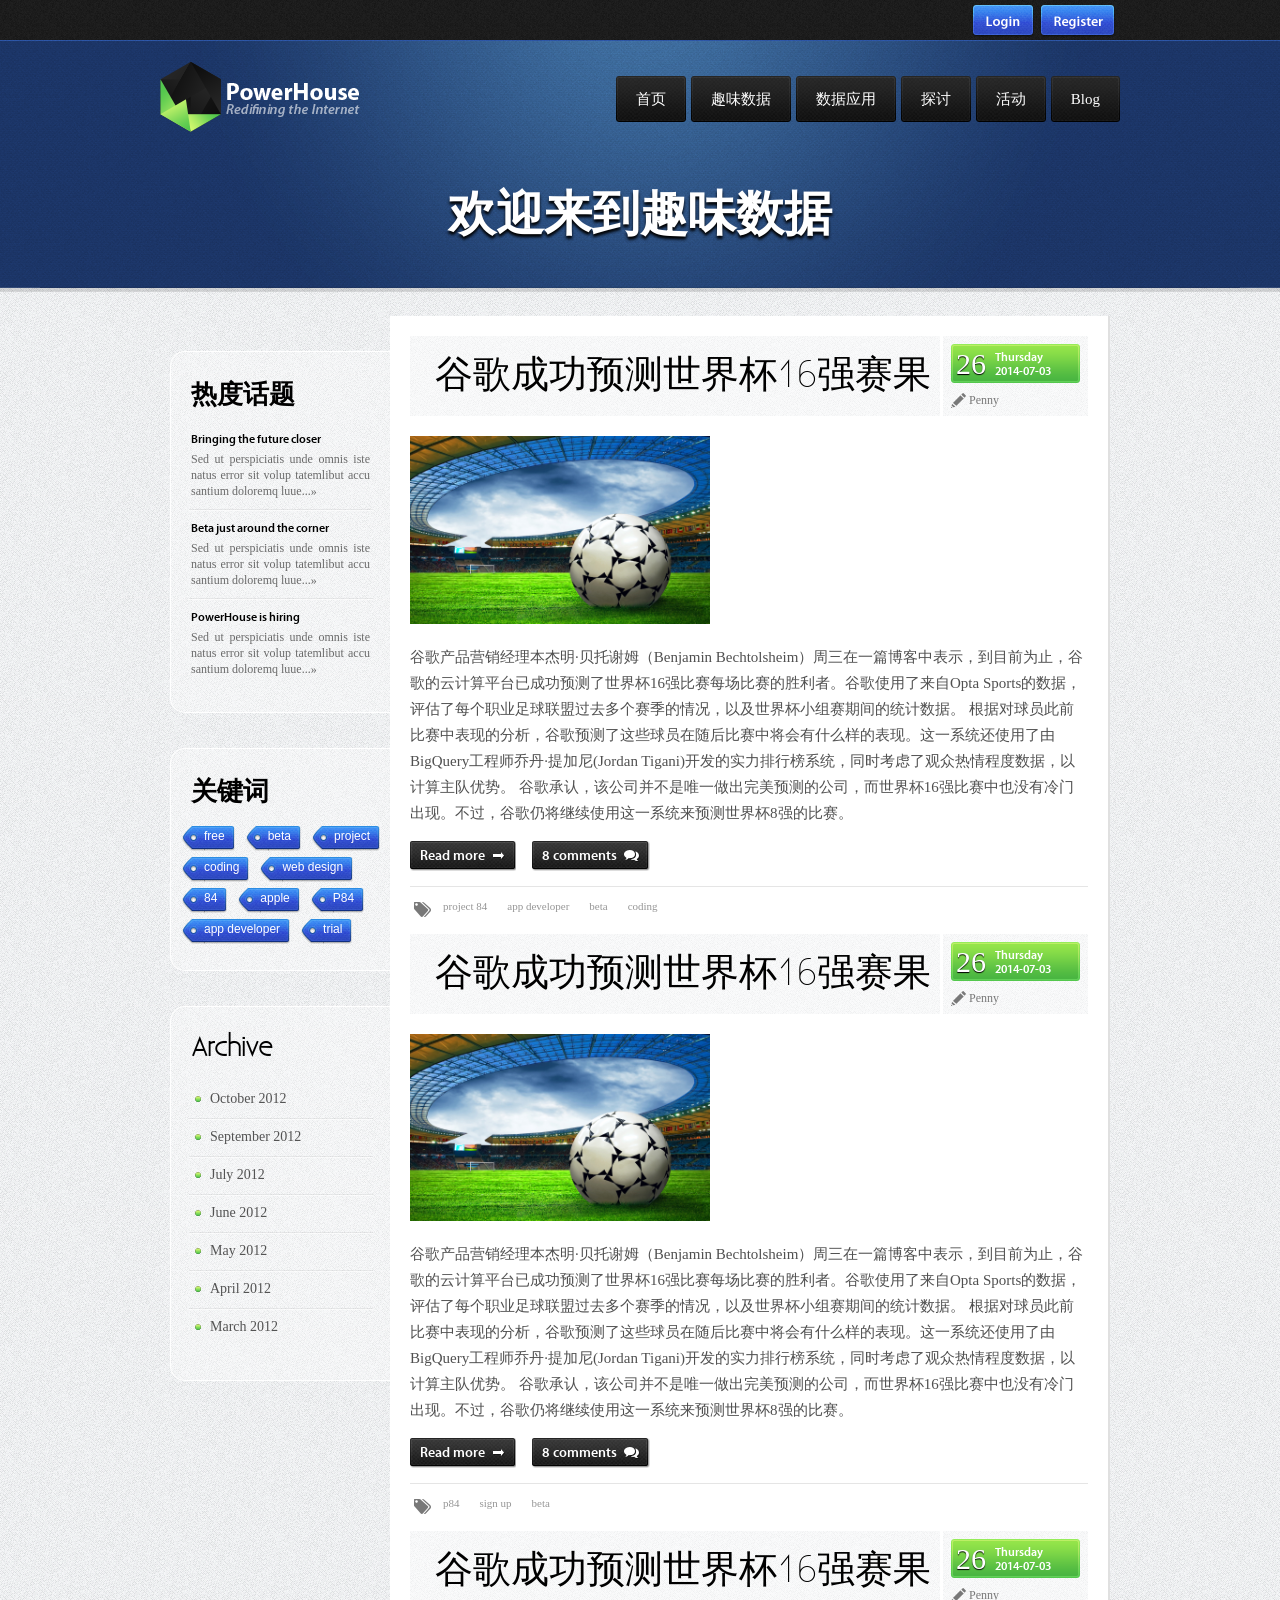
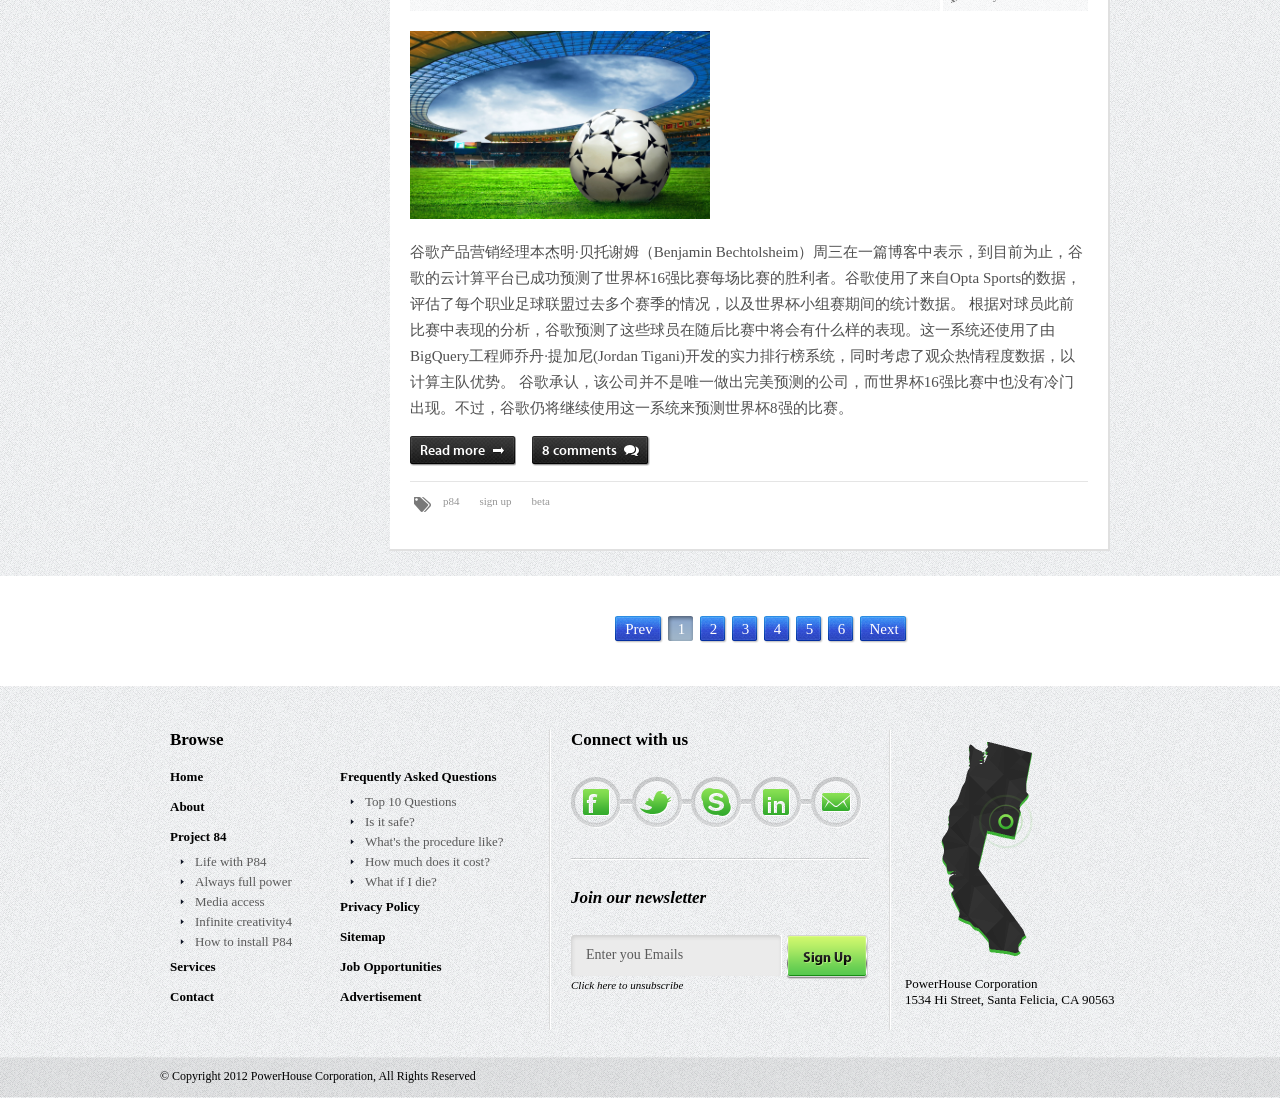
<file: fundata_tod.html>
<!DOCTYPE html PUBLIC "-//W3C//DTD XHTML 1.0 Transitional//EN" "http://www.w3.org/TR/xhtml1/DTD/xhtml1-transitional.dtd">
<html xmlns="http://www.w3.org/1999/xhtml">
<head>
<meta http-equiv="Content-Type" content="text/html; charset=utf-8" />
<title>Power House</title>
<link href="css/style.css" rel="stylesheet" type="text/css" />
<!--[if IE 7]><link rel="stylesheet" media="all" type="text/css" href="css/ie7.css" />
<![endif]-->
<!--[if IE 8]><link rel="stylesheet" media="all" type="text/css" href="css/ie8.css" />
<![endif]-->
<link href="fonts/stylesheet.css" rel="stylesheet" type="text/css" />
<!--slidercss-->
<link rel="stylesheet" href="css/basic-jquery-slider.css" />
<script src="js/jquery-1.6.2.min.js" type="text/javascript" language="javascript"></script>
<script type="text/javascript" src="js/pie.js" language="javascript"></script>
<script type="text/javascript" src="js/custom.js"></script>
<script type="text/javascript" src="js/input.js" language="javascript"></script>
<style type="text/css">
ul.bjqs h1, ol.bjqs-markers li a, #blog_cat {
 behavior: url("js/PIE.htc") !important;
}
</style>


</head>

<body>
<!--Header Start Here-->
<div id="header">
  <div id="top_header">
    <div class="center_frame">
      <div class="top">
        <div class="login"> <a href="login.html" class="login_img">&nbsp;</a> <a href="register.html" class="register">&nbsp;</a> </div>
      </div>
    </div>
  </div>
  <!--Top Header End Here-->
  <div id="logo_nav">
    <div class="bg_111">
      <div class="center_frame"> 
        <!--Logo And Navigation Start Here-->
        <div class="logo"> <a href="index.html"><img src="images/logo.png" alt=""  /></a> </div>
        <ul id="navigation">
          <li><a href="index.html"><span>首页</span></a></li>
          <li><a href="about.html"><span>趣味数据</span></a></li>
          <li><a href="#"><span>数据应用</span></a>
            <ul>
              <li> <a href="project.html" class="life">Life with P84</a> <span class="nav_line"></span></li>
              <li> <a href="#" class="life_1">Always full power</a> <span class="nav_line"></span></li>
              <li> <a href="#" class="life_2">Media access</a> <span class="nav_line"></span></li>
              <li> <a href="#" class="life_3">Infinite creativity</a> <span class="nav_line"></span></li>
              <li> <a href="#" class="life_4">How to install P84</a> </li>
            </ul>
          </li>
          <li><a href="services.html"><span>探讨</span></a></li>
          <li><a href="contact.html"><span>活动</span></a></li>
          <li><a href="blog.html"><span>Blog</span></a></li>
        </ul>
        <!--Logo And Navigation End Here--> 
        <!--CHANGE ONLY THIS PART HERE--> 
        <!--Blog Top Start Here -->
        <div id="blog_top">
          <h1><strong>欢迎来到趣味数据</strong></h1>
        </div>
        <!--Blog Top Start Here --> 
        <!--CHANGE ONLY UPERE PART IN INNER PAGES--> 
      </div>
    </div>
  </div>
</div>
<!--Header End Here--> 

<!--Wrapper Start Here-->
<div id="wrapper"><!--Top Wrapper End Here--> 
  <!--Blog Page Content Start Here-->
  <div id="blog_content">
    <div class="center_frame"> 
      <!--Blog Left Part Start Here-->
      <div id="blog_left"> 
        <!--Blog Categorie Start-->
          <!--Popular Posts Start Here-->
        <div id="polular" class="blog_side_bg">
          <h4>热度话题</h4>
          <span class="margin"> <strong>Bringing the future closer</strong> <a href="blogpost.html">Sed ut perspiciatis unde omnis iste natus error sit volup tatemlibut accu santium doloremq luue...&raquo;</a> <em class="line_break_img">&nbsp;</em> </span> <span> <strong>Beta just around the corner</strong> <a href="blogpost.html">Sed ut perspiciatis unde omnis iste natus error sit volup tatemlibut accu santium doloremq luue...&raquo;</a> <em class="line_break_img">&nbsp;</em> </span> <span> <strong>PowerHouse is hiring</strong> <a href="blogpost.html">Sed ut perspiciatis unde omnis iste natus error sit volup tatemlibut accu santium doloremq luue...&raquo;</a> </span> </div>
        <!--Popular Posts Start Here--> 
        <!--Popular Tags Start Here-->
        <div id="plpular_tags" class="blog_side_bg">
          <h4>关键词</h4>
          <ul id="plpular_tags_icon">
            <li><a href="#"><span>free</span></a></li>
            <li><a href="#"><span>beta</span></a></li>
            <li><a href="#"><span>project</span></a></li>
            <li><a href="#"><span>coding</span></a></li>
            <li><a href="#"><span>web design</span></a></li>
            <li><a href="#"><span>84</span></a></li>
            <li><a href="#"><span>apple</span></a></li>
            <li><a href="#"><span>P84</span></a></li>
            <li><a href="#"><span>app developer</span></a></li>
            <li><a href="#"><span>trial</span></a></li>
          </ul>
        </div>
        <!--Popular Tags End Here--> 
        <!--Archive Start Here-->
        <div id="archive" class="blog_side_bg">
          <h4>Archive</h4>
          <ul id="blog_archive">
            <li><a href="#">October 2012</a></li>
            <li><a href="#">September 2012</a></li>
            <li><a href="#">July 2012</a></li>
            <li><a href="#">June 2012</a></li>
            <li><a href="#">May 2012</a></li>
            <li><a href="#">April 2012</a></li>
            <li><a href="#">March 2012</a></li>
          </ul>
        </div>
        <!--Archive End Here--> 
      </div>
      <!--Blog Left Part End Here--> 
      <!--Blog Right Part Start Here-->
      <div id="blog_right"> 
        <!--First Post-->
        <div class="post_blog">
          <h2>谷歌成功预测世界杯16强赛果</h2>
          <h3> <span class="post_date"> <code>26</code> <strong>Thursday</strong> <em>2014-07-03</em> </span> <dfn>Penny</dfn> </h3>
          <img src="images/031.jpg" alt=""  />
          <p>谷歌产品营销经理本杰明·贝托谢姆（Benjamin Bechtolsheim）周三在一篇博客中表示，到目前为止，谷歌的云计算平台已成功预测了世界杯16强比赛每场比赛的胜利者。谷歌使用了来自Opta Sports的数据，评估了每个职业足球联盟过去多个赛季的情况，以及世界杯小组赛期间的统计数据。
根据对球员此前比赛中表现的分析，谷歌预测了这些球员在随后比赛中将会有什么样的表现。这一系统还使用了由BigQuery工程师乔丹·提加尼(Jordan Tigani)开发的实力排行榜系统，同时考虑了观众热情程度数据，以计算主队优势。
谷歌承认，该公司并不是唯一做出完美预测的公司，而世界杯16强比赛中也没有冷门出现。不过，谷歌仍将继续使用这一系统来预测世界杯8强的比赛。</p>
          <a href="extra.html" class="blgo_read">Read more</a> <a href="blogpost.html" class="blgo_comment">8 comments</a>
          <div class="blgo_developer_icon">
            <ul>
              <li><a href="#"><img src="images/p84.png" alt="" />project 84</a></li>
              <li><a href="#">app developer</a></li>
              <li><a href="#">beta</a></li>
              <li><a href="#">coding</a></li>
            </ul>
          </div>
        </div>
        <!--Secont Post-->
        <div class="post_blog">
          <h2>谷歌成功预测世界杯16强赛果</h2>
          <h3> <span class="post_date"> <code>26</code> <strong>Thursday</strong> <em>2014-07-03</em> </span> <dfn>Penny</dfn> </h3>
          <img src="images/031.jpg" alt=""  />
          <p>谷歌产品营销经理本杰明·贝托谢姆（Benjamin Bechtolsheim）周三在一篇博客中表示，到目前为止，谷歌的云计算平台已成功预测了世界杯16强比赛每场比赛的胜利者。谷歌使用了来自Opta Sports的数据，评估了每个职业足球联盟过去多个赛季的情况，以及世界杯小组赛期间的统计数据。
根据对球员此前比赛中表现的分析，谷歌预测了这些球员在随后比赛中将会有什么样的表现。这一系统还使用了由BigQuery工程师乔丹·提加尼(Jordan Tigani)开发的实力排行榜系统，同时考虑了观众热情程度数据，以计算主队优势。
谷歌承认，该公司并不是唯一做出完美预测的公司，而世界杯16强比赛中也没有冷门出现。不过，谷歌仍将继续使用这一系统来预测世界杯8强的比赛。</p>
          <a href="extra.html" class="blgo_read">Read more</a> <a href="blogpost.html" class="blgo_comment">8 comments</a>
          <div class="blgo_developer_icon">
            <ul>
              <li><a href="#"><img src="images/p84.png" alt="" />p84</a></li>
              <li><a href="#">sign up</a></li>
              <li><a href="#">beta</a></li>
            </ul>
          </div>
        </div>
        <!--Thired Post-->
        <div class="post_blog">
          <h2>谷歌成功预测世界杯16强赛果</h2>
          <h3> <span class="post_date"> <code>26</code> <strong>Thursday</strong> <em>2014-07-03</em> </span> <dfn>Penny</dfn> </h3>
          <img src="images/031.jpg" alt=""  />
          <p>谷歌产品营销经理本杰明·贝托谢姆（Benjamin Bechtolsheim）周三在一篇博客中表示，到目前为止，谷歌的云计算平台已成功预测了世界杯16强比赛每场比赛的胜利者。谷歌使用了来自Opta Sports的数据，评估了每个职业足球联盟过去多个赛季的情况，以及世界杯小组赛期间的统计数据。
根据对球员此前比赛中表现的分析，谷歌预测了这些球员在随后比赛中将会有什么样的表现。这一系统还使用了由BigQuery工程师乔丹·提加尼(Jordan Tigani)开发的实力排行榜系统，同时考虑了观众热情程度数据，以计算主队优势。
谷歌承认，该公司并不是唯一做出完美预测的公司，而世界杯16强比赛中也没有冷门出现。不过，谷歌仍将继续使用这一系统来预测世界杯8强的比赛。</p>
          <a href="extra.html" class="blgo_read">Read more</a> <a href="blogpost.html" class="blgo_comment">8 comments</a>
          <div class="blgo_developer_icon">
            <ul>
              <li><a href="#"><img src="images/p84.png" alt="" />p84</a></li>
              <li><a href="#">sign up</a></li>
              <li><a href="#">beta</a></li>
            </ul>
          </div>
        </div>
        <!--Add Post Before Here--> 
      </div>
      <!--Blog Right Part End Here--> 
    </div>
  </div>
  <!--Blog Page Content End Here--> 
  <!--Blog Page Navigation Start Here-->
  <div id="page_navigation">
    <div class="center_frame">
      <ul class="blog_page_nav">
        <li><a href="#" class="page_prev">Prev</a></li>
        <li><a href="#" class="active">1</a></li>
        <li><a href="#">2</a></li>
        <li><a href="#">3</a></li>
        <li><a href="#">4</a></li>
        <li><a href="#">5</a></li>
        <li><a href="#">6</a></li>
        <li><a href="#" class="page_next">Next</a></li>
      </ul>
    </div>
  </div>
  <!--Blog Page Navigation Start Here--> 
</div>
<!--Wrapper End Here-->
<div id="footer">
  <div id="footer1">
    <div id="fbox1">
      <h2>Browse</h2>
      <ul>
        <li><a href="index.html">Home</a></li>
        <li><a href="about.html">About</a></li>
        <li><a href="default.htm">Project 84</a>
          <ul class="fsub-menu">
            <li><a href="project.html">Life with P84</a></li>
            <li><a href="#">Always full power</a></li>
            <li><a href="#">Media access</a></li>
            <li><a href="#">Infinite creativity4</a></li>
            <li><a href="#">How to install P84</a></li>
          </ul>
        </li>
        <li><a href="services.html">Services</a></li>
        <li><a href="contact.html">Contact</a></li>
      </ul>
      <ul>
        <li><a href="#">Frequently Asked Questions</a>
          <ul class="fsub-menu">
            <li><a href="#">Top 10 Questions</a></li>
            <li><a href="#">Is it safe?</a></li>
            <li><a href="#">What's the procedure like?</a></li>
            <li><a href="#">How much does it cost?</a></li>
            <li><a href="#">What if I die?</a></li>
          </ul>
        </li>
        <li><a href="#">Privacy Policy</a></li>
        <li><a href="#">Sitemap</a> </li>
        <li><a href="#">Job Opportunities</a></li>
        <li><a href="#">Advertisement</a></li>
      </ul>
    </div>
    <div id="fbox2">
      <h2>Connect with us</h2>
      <div class="share"> <a href="../../../www.facebook.com/default.htm" class="facebook">&nbsp;</a> <a href="../../../www.twitter.com/default.htm" class="twitter">&nbsp;</a> <a href="#" class="skype">&nbsp;</a> <a href="#" class="in">&nbsp;</a> <a href="#" class="email">&nbsp;</a> </div>
      <form name="signup" method="post" action="">
        <div class="newsletter">
          <h2>Join our newsletter</h2>
          <input name="" type="text" value="Enter you Emails" />
          <input name="" type="submit"  />
          <a href="#">Click here to unsubscribe</a> </div>
      </form>
    </div>
    <div id="fbox3"> <img src="images/footer-pic.png" width="92" height="214" alt="" /> <span>PowerHouse Corporation<br />
      1534 Hi Street, Santa Felicia, CA 90563</span> </div>
  </div>
  <div id="copyrights">
    <div>&copy; Copyright 2012 PowerHouse Corporation, All Rights Reserved</div>
  </div>
</div>

</body>
</html>
</file>
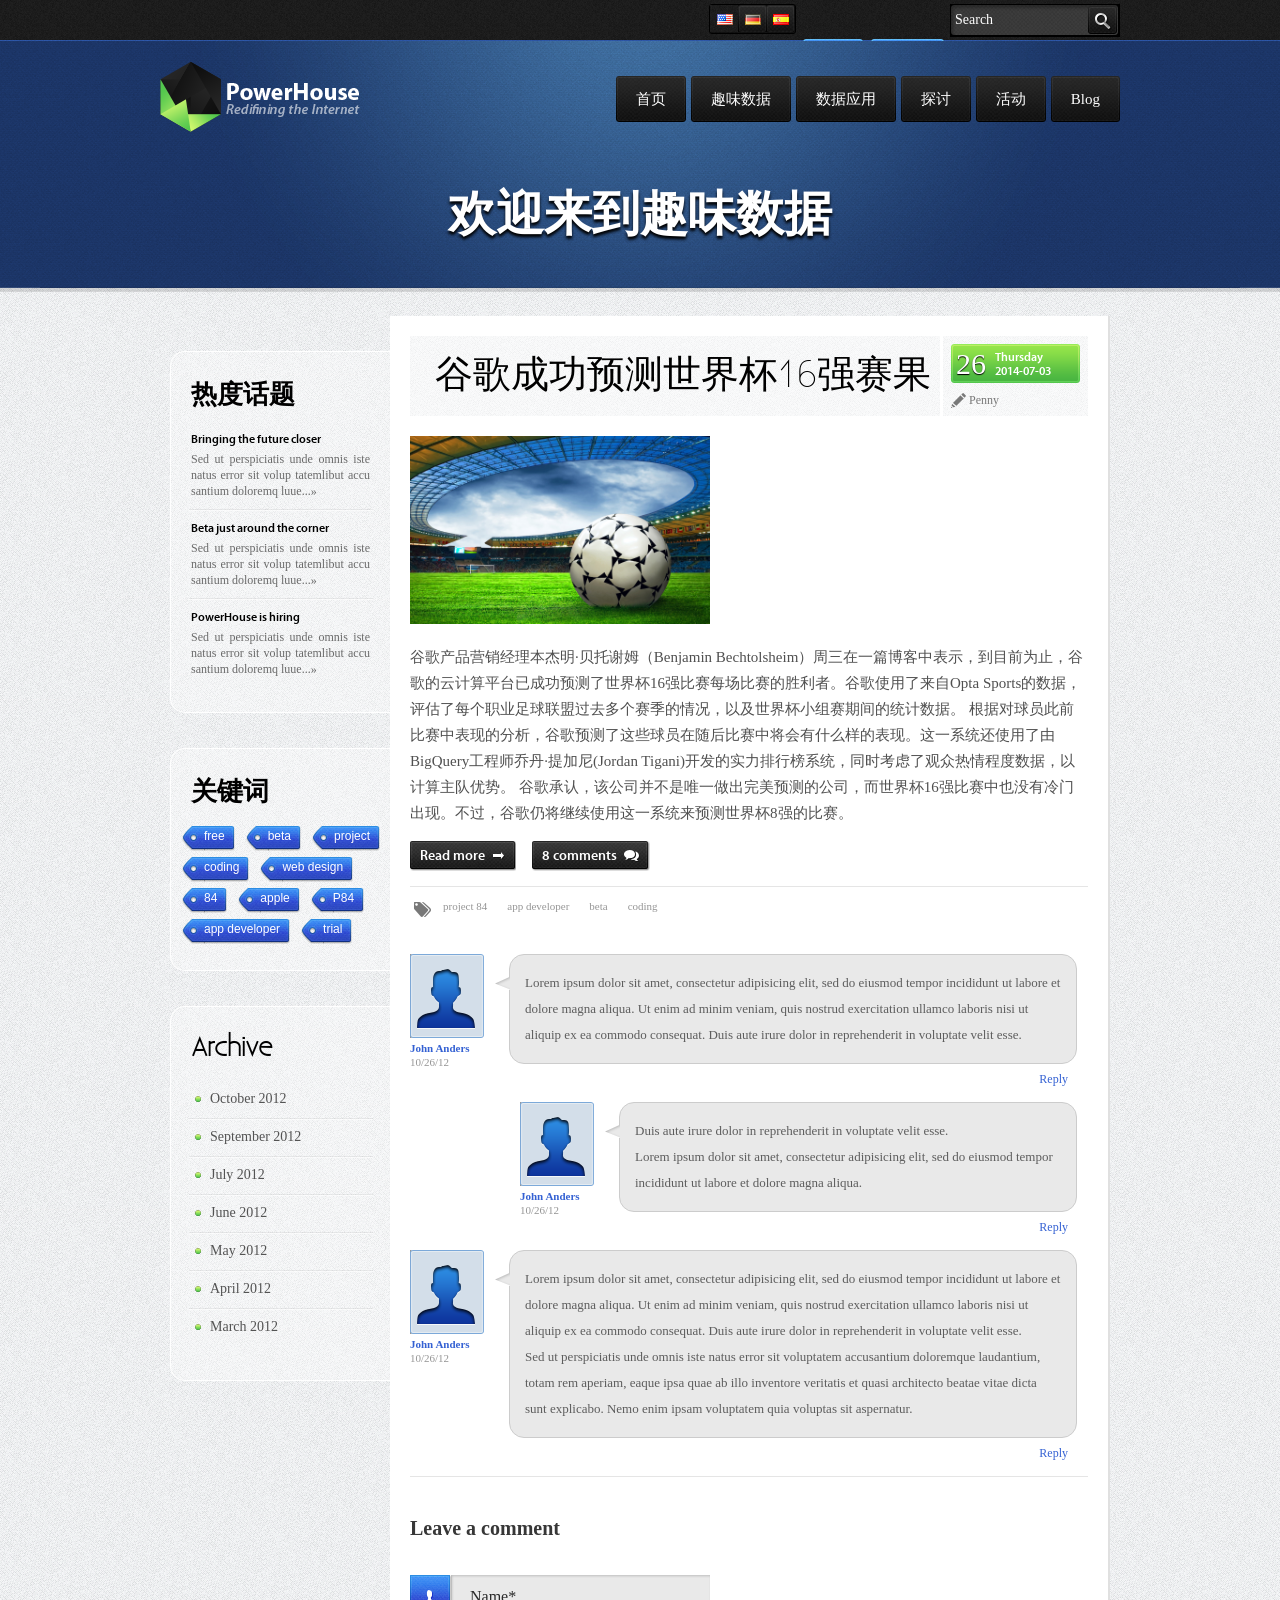
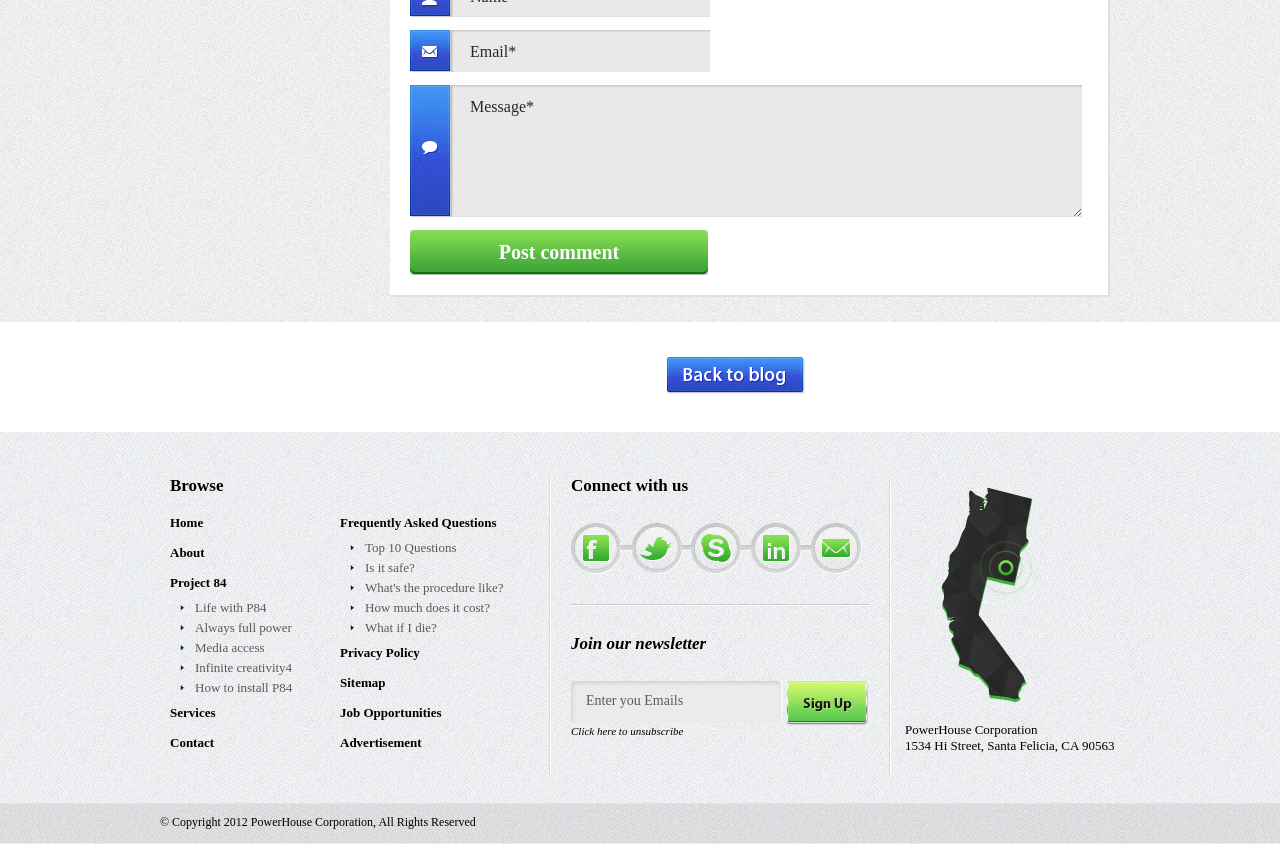
<file: fundatapost_tod.html>
<!DOCTYPE html PUBLIC "-//W3C//DTD XHTML 1.0 Transitional//EN" "http://www.w3.org/TR/xhtml1/DTD/xhtml1-transitional.dtd">
<html xmlns="http://www.w3.org/1999/xhtml">
<head>
<meta http-equiv="Content-Type" content="text/html; charset=utf-8" />
<title>Power House</title>
<link href="css/style.css" rel="stylesheet" type="text/css" />
<!--[if IE 7]><link rel="stylesheet" media="all" type="text/css" href="css/ie7.css" />
<![endif]-->
<!--[if IE 8]><link rel="stylesheet" media="all" type="text/css" href="css/ie8.css" />
<![endif]-->
<link href="fonts/stylesheet.css" rel="stylesheet" type="text/css" />
<!--slidercss-->
<link rel="stylesheet" href="css/basic-jquery-slider.css" />
<script src="js/jquery-1.6.2.min.js" type="text/javascript" language="javascript"></script>
<script type="text/javascript" src="js/pie.js" language="javascript"></script>
<script type="text/javascript" src="js/custom.js"></script>
<script type="text/javascript" src="js/input.js" language="javascript"></script>
<style type="text/css">
ul.bjqs h1, ol.bjqs-markers li a, #blog_cat {
 behavior: url("js/PIE.htc") !important;
}
</style>


</head>

<body>
<!--Header Start Here-->
<div id="header">
  <div id="top_header">
    <div class="center_frame">
      <div class="top">
        <form name="search" method="post" action="">
          <div class="search">
            <input type="text" value="Search" />
            <a href="default.htm"></a> </div>
        </form>
        <div class="language"> <a href="#" class="english active">&nbsp;</a> <a href="#" class="german">&nbsp;</a> <a href="#" class="spanish">&nbsp;</a> </div>
        <div class="login"> <a href="login.html" class="login_img">&nbsp;</a> <a href="register.html" class="register">&nbsp;</a> </div>
      </div>
    </div>
  </div>
  <!--Top Header End Here-->
  <div id="logo_nav">
    <div class="bg_111">
      <div class="center_frame"> 
        <!--Logo And Navigation Start Here-->
        <div class="logo"> <a href="index.html"><img src="images/logo.png" alt=""  /></a> </div>
        <ul id="navigation">
          <li><a href="index.html"><span>首页</span></a></li>
          <li><a href="about.html"><span>趣味数据</span></a></li>
          <li><a href="#"><span>数据应用</span></a>
            <ul>
              <li> <a href="project.html" class="life">Life with P84</a> <span class="nav_line"></span></li>
              <li> <a href="#" class="life_1">Always full power</a> <span class="nav_line"></span></li>
              <li> <a href="#" class="life_2">Media access</a> <span class="nav_line"></span></li>
              <li> <a href="#" class="life_3">Infinite creativity</a> <span class="nav_line"></span></li>
              <li> <a href="#" class="life_4">How to install P84</a> </li>
            </ul>
          </li>
          <li><a href="services.html"><span>探讨</span></a></li>
          <li><a href="contact.html"><span>活动</span></a></li>
          <li><a href="blog.html"><span>Blog</span></a></li>
        </ul>
        <!--Logo And Navigation End Here--> 
        <!--CHANGE ONLY THIS PART HERE--> 
        <!--Blog Top Start Here -->
        <div id="blog_top">
          <h1><strong>欢迎来到趣味数据</strong></h1>
        </div>
        <!--Blog Top Start Here --> 
        <!--CHANGE ONLY UPERE PART IN INNER PAGES--> 
      </div>
    </div>
  </div>
</div>
<!--Header End Here--> 

<!--Wrapper Start Here-->
<div id="wrapper"><!--Top Wrapper End Here--> 
  <!--Blog Page Content Start Here-->
  <div id="blog_content">
    <div class="center_frame"> 
      <!--Blog Left Part Start Here-->
      <div id="blog_left"> 
        <!--Blog Categorie Start-->
          <!--Popular Posts Start Here-->
        <div id="polular" class="blog_side_bg">
          <h4>热度话题</h4>
          <span class="margin"> <strong>Bringing the future closer</strong> <a href="blogpost.html">Sed ut perspiciatis unde omnis iste natus error sit volup tatemlibut accu santium doloremq luue...&raquo;</a> <em class="line_break_img">&nbsp;</em> </span> <span> <strong>Beta just around the corner</strong> <a href="blogpost.html">Sed ut perspiciatis unde omnis iste natus error sit volup tatemlibut accu santium doloremq luue...&raquo;</a> <em class="line_break_img">&nbsp;</em> </span> <span> <strong>PowerHouse is hiring</strong> <a href="blogpost.html">Sed ut perspiciatis unde omnis iste natus error sit volup tatemlibut accu santium doloremq luue...&raquo;</a> </span> </div>
        <!--Popular Posts Start Here--> 
        <!--Popular Tags Start Here-->
        <div id="plpular_tags" class="blog_side_bg">
          <h4>关键词</h4>
          <ul id="plpular_tags_icon">
            <li><a href="#"><span>free</span></a></li>
            <li><a href="#"><span>beta</span></a></li>
            <li><a href="#"><span>project</span></a></li>
            <li><a href="#"><span>coding</span></a></li>
            <li><a href="#"><span>web design</span></a></li>
            <li><a href="#"><span>84</span></a></li>
            <li><a href="#"><span>apple</span></a></li>
            <li><a href="#"><span>P84</span></a></li>
            <li><a href="#"><span>app developer</span></a></li>
            <li><a href="#"><span>trial</span></a></li>
          </ul>
        </div>
        <!--Popular Tags End Here--> 
        <!--Archive Start Here-->
        <div id="archive" class="blog_side_bg">
          <h4>Archive</h4>
          <ul id="blog_archive">
            <li><a href="#">October 2012</a></li>
            <li><a href="#">September 2012</a></li>
            <li><a href="#">July 2012</a></li>
            <li><a href="#">June 2012</a></li>
            <li><a href="#">May 2012</a></li>
            <li><a href="#">April 2012</a></li>
            <li><a href="#">March 2012</a></li>
          </ul>
        </div>
        <!--Archive End Here--> 
      </div>
      <!--Blog Left Part End Here--> 
      <!--Blog Right Part Start Here-->
      <div id="blog_right"> 
        <!--First Post-->
        <div class="post_blog">
          <h2>谷歌成功预测世界杯16强赛果</h2>
          <h3> <span class="post_date"> <code>26</code> <strong>Thursday</strong> <em>2014-07-03</em> </span> <dfn>Penny</dfn> </h3>
          <img src="images/031.jpg" alt=""  />
          <p>谷歌产品营销经理本杰明·贝托谢姆（Benjamin Bechtolsheim）周三在一篇博客中表示，到目前为止，谷歌的云计算平台已成功预测了世界杯16强比赛每场比赛的胜利者。谷歌使用了来自Opta Sports的数据，评估了每个职业足球联盟过去多个赛季的情况，以及世界杯小组赛期间的统计数据。
根据对球员此前比赛中表现的分析，谷歌预测了这些球员在随后比赛中将会有什么样的表现。这一系统还使用了由BigQuery工程师乔丹·提加尼(Jordan Tigani)开发的实力排行榜系统，同时考虑了观众热情程度数据，以计算主队优势。
谷歌承认，该公司并不是唯一做出完美预测的公司，而世界杯16强比赛中也没有冷门出现。不过，谷歌仍将继续使用这一系统来预测世界杯8强的比赛。</p>
          <a href="#" class="blgo_read">Read more</a> <a href="#" class="blgo_comment">8 comments</a>
          <div class="blgo_developer_icon">
            <ul>
              <li><a href="#"><img src="images/p84.png" alt="" />project 84</a></li>
              <li><a href="#">app developer</a></li>
              <li><a href="#">beta</a></li>
              <li><a href="#">coding</a></li>
            </ul>
          </div>
        </div>
        <!--Leave Comment-->
        <div id="leave_comment"> 
          <!--First Comment-->
          <div class="person_icon">
            <h5> <img src="images/anoyous.png" alt=""  /> <span>John Anders</span> <em>10/26/12</em> </h5>
            <div class="person_comment"> <img src="images/anoyous_icon.png" alt="" class="comment_tooltip"  /> Lorem ipsum dolor sit amet, consectetur adipisicing elit, sed do eiusmod tempor incididunt ut labore et dolore magna aliqua. Ut enim ad minim veniam, quis nostrud exercitation ullamco laboris nisi ut aliquip ex ea commodo consequat. Duis aute irure dolor in reprehenderit in voluptate velit esse. </div>
            <a href="#">Reply</a> </div>
          <!--Secont Comment-->
          <div class="person_icon leve_margin">
            <h5> <img src="images/anoyous.png" alt=""  /> <span>John Anders</span> <em>10/26/12</em> </h5>
            <div class="person_comment short_width"> <img src="images/anoyous_icon.png" alt="" class="comment_tooltip"  /> Duis aute irure dolor in reprehenderit in voluptate velit esse.<br />
              Lorem ipsum dolor sit amet, consectetur adipisicing elit, sed do eiusmod tempor incididunt ut labore et dolore magna aliqua. </div>
            <a href="#">Reply</a> </div>
          <!--Thired Comment-->
          <div class="person_icon">
            <h5> <img src="images/anoyous.png" alt=""  /> <span>John Anders</span> <em>10/26/12</em> </h5>
            <div class="person_comment"> <img src="images/anoyous_icon.png" alt="" class="comment_tooltip"  /> Lorem ipsum dolor sit amet, consectetur adipisicing elit, sed do eiusmod tempor incididunt ut labore et dolore magna aliqua. Ut enim ad minim veniam, quis nostrud exercitation ullamco laboris nisi ut aliquip ex ea commodo consequat. Duis aute irure dolor in reprehenderit in voluptate velit esse.<br />
              Sed ut perspiciatis unde omnis iste natus error sit voluptatem accusantium doloremque laudantium, totam rem aperiam, eaque ipsa quae ab illo inventore veritatis et quasi architecto beatae vitae dicta sunt explicabo. Nemo enim ipsam voluptatem quia voluptas sit aspernatur. </div>
            <a href="#">Reply</a> </div>
          <!--Add Pomment Before Here--> 
        </div>
        <!--Leave Comment End Here--> 
        <!--Leave Comment Form Start Here-->
        <div id="comment_form">
          <h2>Leave a comment</h2>
          <form action="" name="levecomment" method="post">
            <input type="text" value="Name*" class="comment_name"  />
            <input type="text" value="Email*" class="comment_email"  />
            <textarea class="coment_message" rows="" cols="" >Message*</textarea>
            <input type="submit" value="Post comment" name="submit" />
          </form>
        </div>
        <!--Leave Comment Form End Here--> 
      </div>
      <!--Blog Right Part End Here--> 
    </div>
  </div>
  <!--Blog Page Content End Here--> 
  <!--Blog Page Navigation Start Here-->
  <div id="page_navigation">
    <div class="center_frame"> <a href="blog.html" class="leave_back">&nbsp;</a> </div>
  </div>
  <!--Blog Page Navigation Start Here--> 
</div>
<!--Wrapper End Here-->
<div id="footer">
  <div id="footer1">
    <div id="fbox1">
      <h2>Browse</h2>
      <ul>
        <li><a href="index.html">Home</a></li>
        <li><a href="about.html">About</a></li>
        <li><a href="default.htm">Project 84</a>
          <ul class="fsub-menu">
            <li><a href="project.html">Life with P84</a></li>
            <li><a href="#">Always full power</a></li>
            <li><a href="#">Media access</a></li>
            <li><a href="#">Infinite creativity4</a></li>
            <li><a href="#">How to install P84</a></li>
          </ul>
        </li>
        <li><a href="services.html">Services</a></li>
        <li><a href="contact.html">Contact</a></li>
      </ul>
      <ul>
        <li><a href="#">Frequently Asked Questions</a>
          <ul class="fsub-menu">
            <li><a href="#">Top 10 Questions</a></li>
            <li><a href="#">Is it safe?</a></li>
            <li><a href="#">What's the procedure like?</a></li>
            <li><a href="#">How much does it cost?</a></li>
            <li><a href="#">What if I die?</a></li>
          </ul>
        </li>
        <li><a href="#">Privacy Policy</a></li>
        <li><a href="#">Sitemap</a> </li>
        <li><a href="#">Job Opportunities</a></li>
        <li><a href="#">Advertisement</a></li>
      </ul>
    </div>
    <div id="fbox2">
      <h2>Connect with us</h2>
      <div class="share"> <a href="../../../www.facebook.com/default.htm" class="facebook">&nbsp;</a> <a href="../../../www.twitter.com/default.htm" class="twitter">&nbsp;</a> <a href="#" class="skype">&nbsp;</a> <a href="#" class="in">&nbsp;</a> <a href="#" class="email">&nbsp;</a> </div>
      <form name="signup" method="post" action="">
        <div class="newsletter">
          <h2>Join our newsletter</h2>
          <input name="" type="text" value="Enter you Emails" />
          <input name="" type="submit" />
          <a href="#">Click here to unsubscribe</a> </div>
      </form>
    </div>
    <div id="fbox3"> <img src="images/footer-pic.png" width="92" height="214" alt="" /> <span>PowerHouse Corporation<br />
      1534 Hi Street, Santa Felicia, CA 90563</span> </div>
  </div>
  <div id="copyrights">
    <div>&copy; Copyright 2012 PowerHouse Corporation, All Rights Reserved</div>
  </div>
</div>

</body>
</html>
</file>
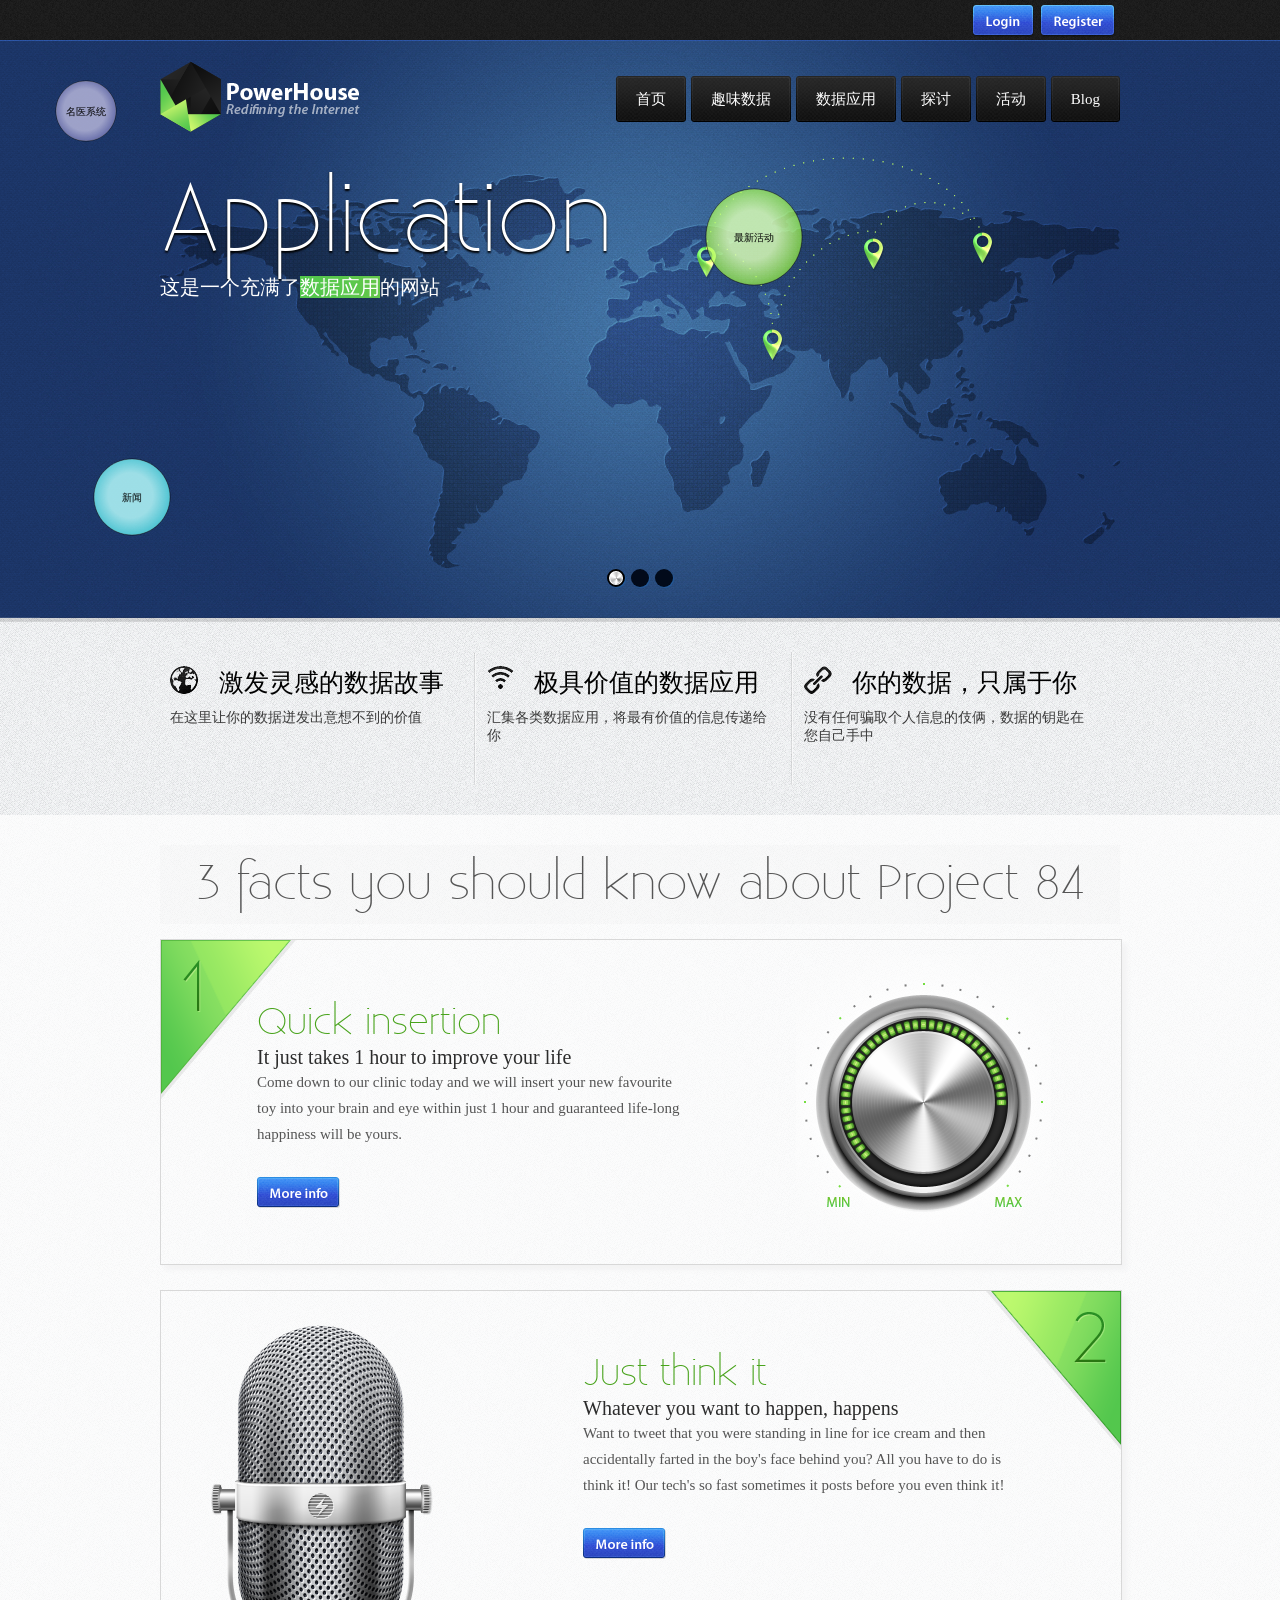
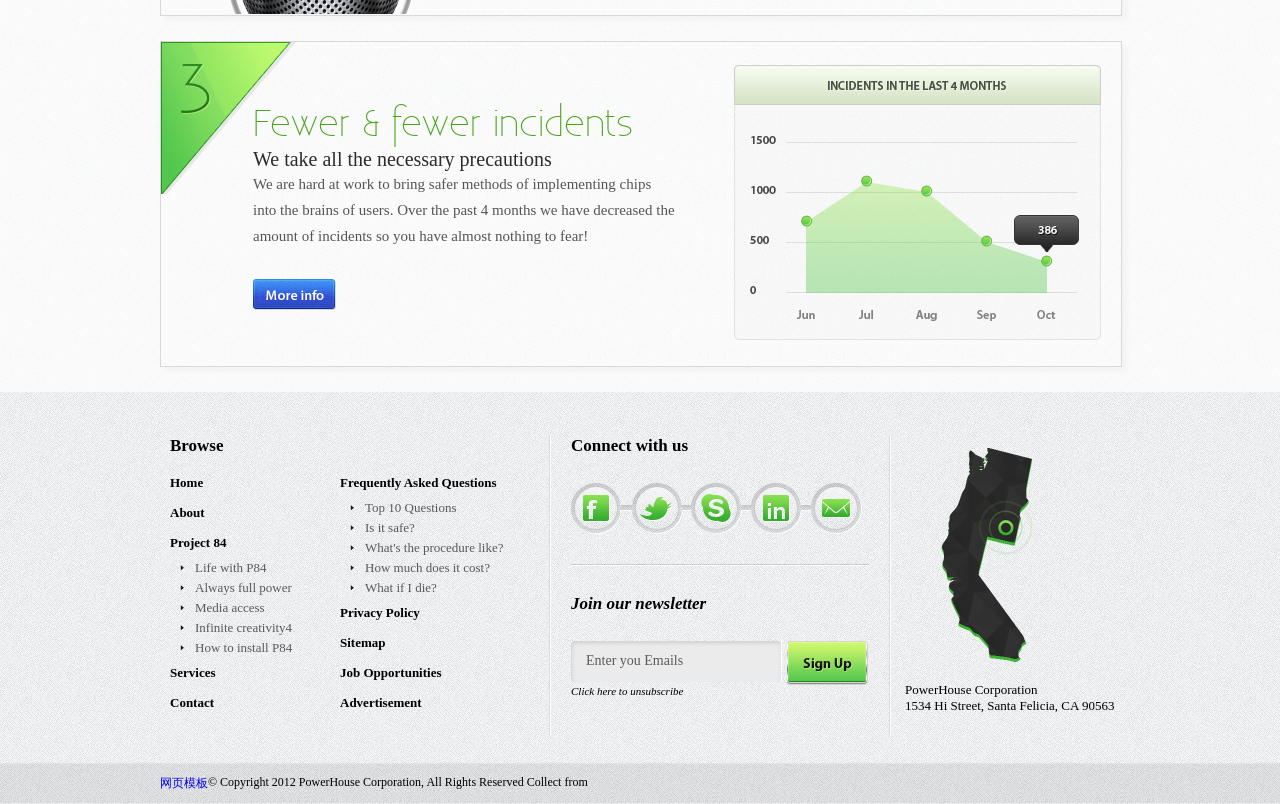
<file: homepage_tod.html>
﻿
<!DOCTYPE html PUBLIC "-//W3C//DTD XHTML 1.0 Transitional//EN" "http://www.w3.org/TR/xhtml1/DTD/xhtml1-transitional.dtd">
<html xmlns="http://www.w3.org/1999/xhtml">
<head>
<meta http-equiv="Content-Type" content="text/html; charset=utf-8" />
<title>Power House</title>
<link href="css/style.css" rel="stylesheet" type="text/css" />
<!--[if IE 7]><link rel="stylesheet" media="all" type="text/css" href="css/ie7.css" />
<![endif]-->
<!--[if IE 8]><link rel="stylesheet" media="all" type="text/css" href="css/ie8.css" />
<![endif]-->
<link href="fonts/stylesheet.css" rel="stylesheet" type="text/css" />
<!--slidercss-->
<link rel="stylesheet" href="css/basic-jquery-slider.css" />
<script src="js/jquery-1.6.2.min.js" type="text/javascript" language="javascript"></script>
<script src="js/basic-jquery-slider.js"  type="text/javascript" language="javascript"></script>
<script type="text/javascript" src="js/custom.js" language="javascript"></script>
<script type="text/javascript" src="js/input.js" language="javascript"></script>
<script type="text/javascript" src="js/arbor.js"></script>
<script type="text/javascript" src="js/renderer.js"></script>
<script type="text/javascript" src="js/arbor-graphics.js"></script>
<script type="text/javascript" src="js/drawPopo.js"></script>

<!--  Attach the plug-in to the slider parent element and adjust the settings as required -->
<script  type="text/javascript" language="javascript">
      $(document).ready(function() {
        
        $('#banner').bjqs({
          'animation' : 'slide',
          'width' : 960,
          'height' : 450
        });
        
      });
    </script>
<script type="text/javascript" src="js/pie.js" language="javascript"></script>
<style type="text/css">
ul.bjqs h1, ol.bjqs-markers li a {
	behavior: url("js/PIE.htc") !important;
}
</style>
</head>

<body onload="drawPopo('json/popoInfo.json')">
<!--Header Start Here-->
<div id="header">
  <div id="top_header">
    <div class="center_frame">
      <div class="top">
        <div class="login"> <a href="login.html" class="login_img">&nbsp;</a> <a href="register.html" class="register">&nbsp;</a> </div>
      </div>
    </div>
  </div>
  <!--Top Header End Here-->
  <div id="logo_nav">
    <div class="bg1">
    	<div class="wrapper col3" style="position:absolute;z-index:2">
         <center>
	           <canvas id="popo" width="1400" height="550" ></canvas>
         </center>
      </div>
      <div class="center_frame"> 
        <!--Logo And Navigation Start Here-->
        <div class="logo"> <a href="index.html"><img src="images/logo.png" alt=""  /></a> </div>
        <ul id="navigation" style="z-index:1">
          <li><a href="index.html"><span>首页</span></a></li>
          <li><a href="about.html"><span>趣味数据</span></a></li>
          <li><a href="#"><span>数据应用</span></a>
            <ul>
              <li> <a href="project.html" class="life">Life with P84</a> <span class="nav_line"></span></li>
              <li> <a href="#" class="life_1">Always full power</a> <span class="nav_line"></span></li>
              <li> <a href="#" class="life_2">Media access</a> <span class="nav_line"></span></li>
              <li> <a href="#" class="life_3">Infinite creativity</a> <span class="nav_line"></span></li>
              <li> <a href="#" class="life_4">How to install P84</a> </li>
            </ul>
          </li>
          <li><a href="services.html"><span>探讨</span></a></li>
          <li><a href="contact.html"><span>活动</span></a></li>
          <li><a href="blog.html"><span>Blog</span></a></li>
        </ul>
        <!--Logo And Navigation End Here--> 
        <!--slider here--><div class="copyrights">Collect from <a href="http://www.mycodes.net/">网站模板</a></div>
        
        <!--  Outer wrapper for presentation only, this can be anything you like -->
        <div id="banner"> 
          <!-- start Basic Jquery Slider -->
          <ul class="bjqs">
            <li>
              <h1>Application</h1>
              <p>这是一个充满了<span>数据应用</span>的网站</p>
              <label><a href="#" class="pap"></a></label>
            </li>
            <li>
              <h1>Inspiration</h1>
              <p>用<span>趣味数据</span>讲故事，激发你的灵感</p>
              <label><a href="#" class="pap"></a></label>
            </li>
            <li>
              <h1>Intuition</h1>
              <p>说出你的直觉，发起话题和小伙伴们一起<span>探讨</span></p>
              <label><a href="#" class="pap"></a></label>
            </li>
          </ul>
          <!-- end Basic jQuery Slider --> 
        </div>
        <!-- End outer wrapper --> 
        
        <!--slider end here--> 
        
      </div>
    </div>
  </div>
</div>
<!--Header End Here--> 
<!--slider start here--> 

<!--Wrapper Start Here-->
<div id="wrapper">
  <div id="wrapper_top">
    <div class="center_frame">
      <div class="section_left">
        <h5><img src="images/our_teach.png" alt=""  />激发灵感的数据故事</h5>
        <p>在这里让你的数据迸发出意想不到的价值</p>
      </div>
      <div class="section_middle">
        <h5><img src="images/fast_reliable.png" alt=""  />极具价值的数据应用</h5>
        <p>汇集各类数据应用，将最有价值的信息传递给你</p>
      </div>
      <div class="section_right">
        <h5><img src="images/stay_forever.png" alt=""  />你的数据，只属于你</h5>
        <p>没有任何骗取个人信息的伎俩，数据的钥匙在您自己手中</p>
      </div>
    </div>
  </div>
  <!--Top Wrapper End Here--> 
  <!--Main Contant Start Here-->
  <div id="main_contant">
    <div class="center_frame">
      <h2>3 facts you should know about Project 84</h2>
      <div class="box_1"> <img src="images/1_img.png" class="img_1" alt=""  />
        <div class="text">
          <h6>Quick insertion</h6>
          <h5>It just takes 1 hour to improve your life</h5>
          <p>Come down to our clinic today and we will insert your new favourite toy into your brain and eye within just 1 hour and guaranteed life-long happiness will be yours.</p>
          <a href="#"></a> </div>
        <img src="images/box_1.png" alt="" class="main_img_1" /> </div>
      <div class="box_2"> <img src="images/box_2.png" alt=""  class="main_img_2" /> <img src="images/2_img.png" alt="" class="img_2" />
        <div class="text_2">
          <h6>Just think it</h6>
          <h5>Whatever you want to happen, happens</h5>
          <p>Want to tweet that you were standing in line for ice cream and  then accidentally farted in the boy's face behind you? All you have to do is think it! Our tech's so fast sometimes it posts before you even think it!</p>
          <a href="#"></a> </div>
      </div>
      <div class="box_3"> <img src="images/3_img.png" class="img_1" alt=""  />
        <div class="text">
          <h6>Fewer &amp; fewer incidents</h6>
          <h5>We take all the necessary precautions</h5>
          <p>We are hard at work to bring safer methods of implementing chips into the brains of users. Over the past 4 months we have decreased the amount of incidents so you have almost nothing to fear!</p>
          <a href="#"></a> </div>
        <img src="images/box_3.png" alt="" class="main_img_3" /> </div>
    </div>
  </div>
  <!-- Main Contant End Here --> 
</div>
<!--Wrapper End Here-->
<div id="footer">
  <div id="footer1">
    <div id="fbox1">
      <h2>Browse</h2>
      <ul>
        <li><a href="index.html">Home</a></li>
        <li><a href="about.html">About</a></li>
        <li><a href="">Project 84</a>
          <ul class="fsub-menu">
            <li><a href="project.html">Life with P84</a></li>
            <li><a href="#">Always full power</a></li>
            <li><a href="#">Media access</a></li>
            <li><a href="#">Infinite creativity4</a></li>
            <li><a href="#">How to install P84</a></li>
          </ul>
        </li>
        <li><a href="services.html">Services</a></li>
        <li><a href="contact.html">Contact</a></li>
      </ul>
      <ul>
        <li><a href="#">Frequently Asked Questions</a>
          <ul class="fsub-menu">
            <li><a href="#">Top 10 Questions</a></li>
            <li><a href="#">Is it safe?</a></li>
            <li><a href="#">What's the procedure like?</a></li>
            <li><a href="#">How much does it cost?</a></li>
            <li><a href="#">What if I die?</a></li>
          </ul>
        </li>
        <li><a href="#">Privacy Policy</a></li>
        <li><a href="#">Sitemap</a> </li>
        <li><a href="#">Job Opportunities</a></li>
        <li><a href="#">Advertisement</a></li>
      </ul>
    </div>
    <div id="fbox2">
      <h2>Connect with us</h2>
      <div class="share"> <a href="http://www.mycodes.net" class="facebook">&nbsp;</a> <a href="http://www.mycodes.net" class="twitter">&nbsp;</a> <a href="#" class="skype">&nbsp;</a> <a href="#" class="in">&nbsp;</a> <a href="#" class="email">&nbsp;</a>  </div>
      <form name="signup" method="post" action="">
        <div class="newsletter">
          <h2>Join our newsletter</h2>
          <input name="" type="text" value="Enter you Emails" />
          <input name="" type="submit" />
          <a href="#">Click here to unsubscribe</a> </div>
      </form>
    </div>
    <div id="fbox3"> <img src="images/footer-pic.png" width="92" height="214" alt="" /> <span>PowerHouse Corporation<br />
      1534 Hi Street, Santa Felicia, CA 90563</span> </div>
  </div>
  <div id="copyrights">
    <div>&copy; Copyright 2012 PowerHouse Corporation, All Rights Reserved Collect from <a href="http://www.mycodes.net/" title="网页模板" target="_blank">网页模板</a></div>
  </div>
</div>

</body>
</html>
</file>
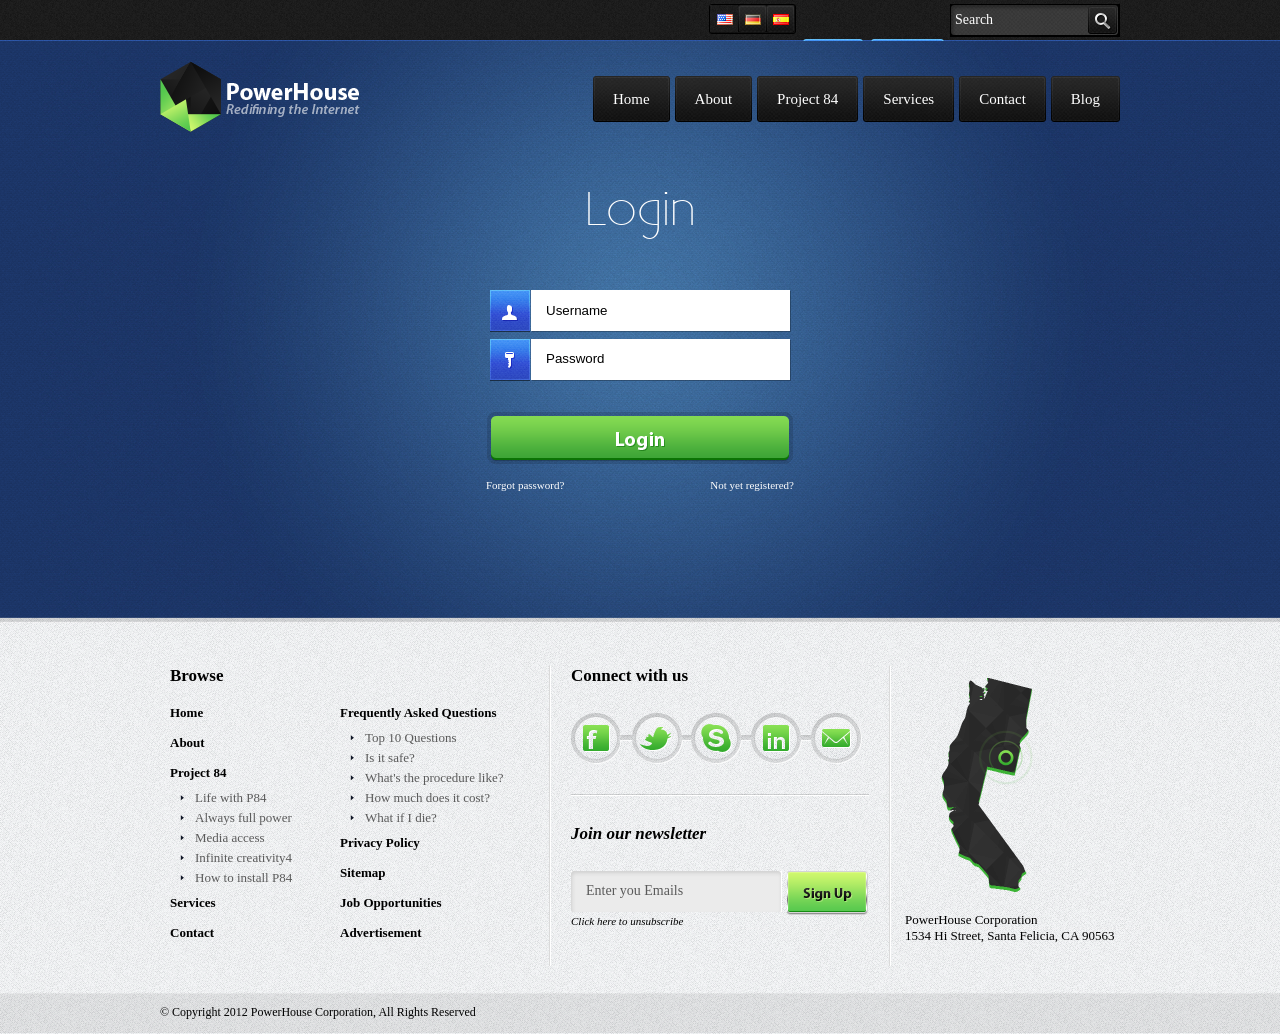
<file: login.html>
<!DOCTYPE html PUBLIC "-//W3C//DTD XHTML 1.0 Transitional//EN" "http://www.w3.org/TR/xhtml1/DTD/xhtml1-transitional.dtd">
<html xmlns="http://www.w3.org/1999/xhtml">
<head>
<meta http-equiv="Content-Type" content="text/html; charset=utf-8" />
<title>Power House</title>
<link href="css/style.css" rel="stylesheet" type="text/css" />
<!--[if IE 7]><link rel="stylesheet" media="all" type="text/css" href="css/ie7.css" />
<![endif]-->
<!--[if IE 8]><link rel="stylesheet" media="all" type="text/css" href="css/ie8.css" />
<![endif]-->
<link href="fonts/stylesheet.css" rel="stylesheet" type="text/css" />
<!--slidercss-->
<link rel="stylesheet" href="css/basic-jquery-slider.css" />
<script src="js/jquery-1.6.2.min.js" type="text/javascript" language="javascript"></script>
<script type="text/javascript" src="js/pie.js" language="javascript"></script>
<script type="text/javascript" src="js/custom.js" language="javascript"></script>
<script type="text/javascript" src="js/input.js" language="javascript"></script>
<style type="text/css">
ul.bjqs h1, ol.bjqs-markers li a {
	behavior: url("js/PIE.htc") !important;
}
</style>


</head>

<body>
<!--Header Start Here-->
<div id="header">
  <div id="top_header">
    <div class="center_frame">
      <div class="top">
        <form name="search" method="post" action="">
          <div class="search">
            <input type="text" value="Search" />
            <a href="default.htm"></a> </div>
        </form>
        <div class="language"> <a href="#" class="english active">&nbsp;</a> <a href="#" class="german">&nbsp;</a> <a href="#" class="spanish">&nbsp;</a> </div>
        <div class="login"> <a href="login.html" class="login_img">&nbsp;</a> <a href="register.html" class="register">&nbsp;</a> </div>
      </div>
    </div>
  </div>
  <!--Top Header End Here-->
  <div id="logo_nav">
    <div class="bg">
      <div class="center_frame"> 
        <!--Logo And Navigation Start Here-->
        <div class="logo"> <a href="index.html"><img src="images/logo.png" alt=""  /></a> </div>
        <ul id="navigation">
          <li><a href="index.html"><span>Home</span></a></li>
          <li><a href="about.html"><span>About</span></a></li>
          <li><a href="#"><span>Project 84</span></a>
            <ul>
              <li> <a href="project.html" class="life">Life with P84</a> <span class="nav_line"></span></li>
              <li> <a href="#" class="life_1">Always full power</a> <span class="nav_line"></span></li>
              <li> <a href="#" class="life_2">Media access</a> <span class="nav_line"></span></li>
              <li> <a href="#" class="life_3">Infinite creativity</a> <span class="nav_line"></span></li>
              <li> <a href="#" class="life_4">How to install P84</a> </li>
            </ul>
          </li>
          <li><a href="services.html"><span>Services</span></a></li>
          <li><a href="contact.html"><span>Contact</span></a></li>
          <li><a href="blog.html"><span>Blog</span></a></li>
        </ul>
        <!--Logo And Navigation End Here--> 
        <!--CHANGE ONLY THIS PART HERE--> 
        
        <!--Project Top Start Here -->
        <div id="login_detail">
          <form action="" >
            <h6>Login</h6>
            <input type="text" value="Username"  class="input_1" />
            <input type="text" value="Password" class="input_2"  />
            <input type="submit" name="submit" value=""  />
            <a href="#" class="forget">Forgot password?</a> <a href="#" class="not_yet">Not yet registered?</a>
          </form>
        </div>
        <!--Project Top Start Here --> 
        <!--CHANGE ONLY UPERE PART IN INNER PAGES--> 
      </div>
    </div>
  </div>
</div>
<!--Header End Here--> 
<!--slider start here--> 

<!--Wrapper Start Here-->
<div id="wrapper"><!--Top Wrapper End Here--> 
  <!--Main Contant Start Here-->
  <div id="main_contant">
    <div class="center_frame"></div>
  </div>
  <!-- Main Contant End Here --> 
</div>
<!--Wrapper End Here-->
<div id="footer">
  <div id="footer1">
    <div id="fbox1">
      <h2>Browse</h2>
      <ul>
        <li><a href="index.html">Home</a></li>
        <li><a href="about.html">About</a></li>
        <li><a href="default.htm">Project 84</a>
          <ul class="fsub-menu">
            <li><a href="project.html">Life with P84</a></li>
            <li><a href="#">Always full power</a></li>
            <li><a href="#">Media access</a></li>
            <li><a href="#">Infinite creativity4</a></li>
            <li><a href="#">How to install P84</a></li>
          </ul>
        </li>
        <li><a href="services.html">Services</a></li>
        <li><a href="contact.html">Contact</a></li>
      </ul>
      <ul>
        <li><a href="#">Frequently Asked Questions</a>
          <ul class="fsub-menu">
            <li><a href="#">Top 10 Questions</a></li>
            <li><a href="#">Is it safe?</a></li>
            <li><a href="#">What's the procedure like?</a></li>
            <li><a href="#">How much does it cost?</a></li>
            <li><a href="#">What if I die?</a></li>
          </ul>
        </li>
        <li><a href="#">Privacy Policy</a></li>
        <li><a href="#">Sitemap</a> </li>
        <li><a href="#">Job Opportunities</a></li>
        <li><a href="#">Advertisement</a></li>
      </ul>
    </div>
    <div id="fbox2">
      <h2>Connect with us</h2>
      <div class="share"> <a href="../../../www.facebook.com/default.htm" class="facebook">&nbsp;</a> <a href="../../../www.twitter.com/default.htm" class="twitter">&nbsp;</a> <a href="#" class="skype">&nbsp;</a> <a href="#" class="in">&nbsp;</a> <a href="#" class="email">&nbsp;</a> </div>
      <form name="signup" method="post" action="">
        <div class="newsletter">
          <h2>Join our newsletter</h2>
          <input name="" type="text" value="Enter you Emails" />
          <input name="" type="submit" />
          <a href="#">Click here to unsubscribe</a> </div>
      </form>
    </div>
    <div id="fbox3"> <img src="images/footer-pic.png" width="92" height="214" alt="" /> <span>PowerHouse Corporation<br />
      1534 Hi Street, Santa Felicia, CA 90563</span> </div>
  </div>
  <div id="copyrights">
    <div>&copy; Copyright 2012 PowerHouse Corporation, All Rights Reserved</div>
  </div>
</div>

</body>
</html>
</file>
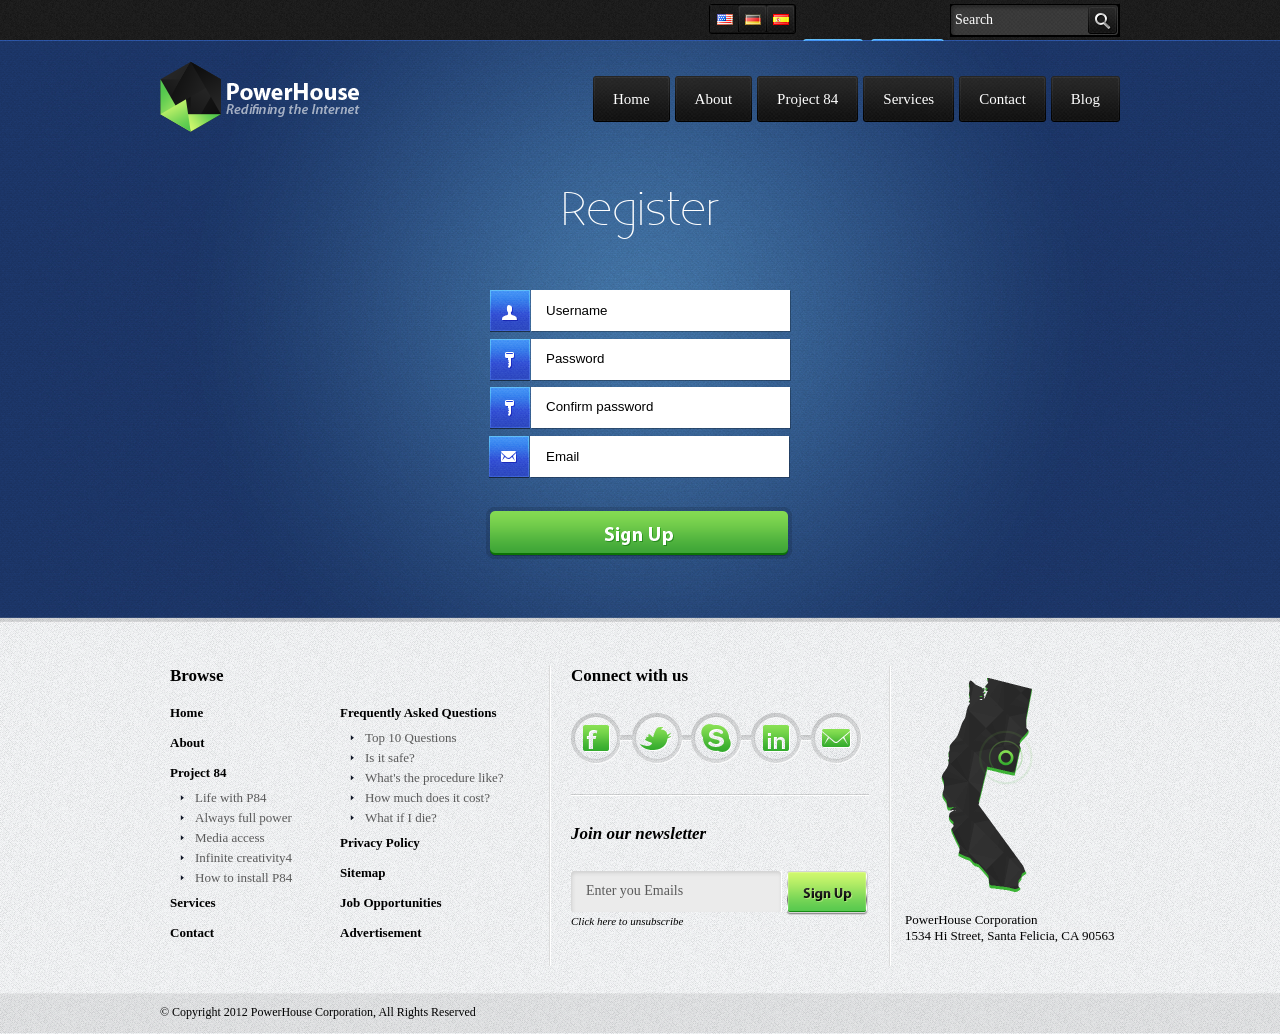
<file: register.html>
<!DOCTYPE html PUBLIC "-//W3C//DTD XHTML 1.0 Transitional//EN" "http://www.w3.org/TR/xhtml1/DTD/xhtml1-transitional.dtd">
<html xmlns="http://www.w3.org/1999/xhtml">
<head>
<meta http-equiv="Content-Type" content="text/html; charset=utf-8" />
<title>Power House</title>
<link href="css/style.css" rel="stylesheet" type="text/css" />
<!--[if IE 7]><link rel="stylesheet" media="all" type="text/css" href="css/ie7.css" />
<![endif]-->
<!--[if IE 8]><link rel="stylesheet" media="all" type="text/css" href="css/ie8.css" />
<![endif]-->
<link href="fonts/stylesheet.css" rel="stylesheet" type="text/css" />
<!--slidercss-->
<link rel="stylesheet" href="css/basic-jquery-slider.css" />
<script src="js/jquery-1.6.2.min.js" type="text/javascript" language="javascript"></script>
<script type="text/javascript" src="js/pie.js" language="javascript"></script>
<script type="text/javascript" src="js/custom.js" language="javascript"></script>
<script type="text/javascript" src="js/input.js" language="javascript"></script>
<style type="text/css">
ul.bjqs h1, ol.bjqs-markers li a {
	behavior: url("js/PIE.htc") !important;
}
</style>


</head>

<body>
<!--Header Start Here-->
<div id="header">
  <div id="top_header">
    <div class="center_frame">
      <div class="top">
        <form name="search" method="post" action="">
          <div class="search">
            <input type="text" value="Search" />
            <a href="default.htm"></a> </div>
        </form>
        <div class="language"> <a href="#" class="english active">&nbsp;</a> <a href="#" class="german">&nbsp;</a> <a href="#" class="spanish">&nbsp;</a> </div>
        <div class="login"> <a href="login.html" class="login_img">&nbsp;</a> <a href="register.html" class="register">&nbsp;</a> </div>
      </div>
    </div>
  </div>
  <!--Top Header End Here-->
  <div id="logo_nav">
    <div class="bg">
      <div class="center_frame"> 
        <!--Logo And Navigation Start Here-->
        <div class="logo"> <a href="index.html"><img src="images/logo.png" alt=""  /></a> </div>
        <ul id="navigation">
          <li><a href="index.html"><span>Home</span></a></li>
          <li><a href="about.html"><span>About</span></a></li>
          <li><a href="#"><span>Project 84</span></a>
            <ul>
              <li> <a href="project.html" class="life">Life with P84</a> <span class="nav_line"></span></li>
              <li> <a href="#" class="life_1">Always full power</a> <span class="nav_line"></span></li>
              <li> <a href="#" class="life_2">Media access</a> <span class="nav_line"></span></li>
              <li> <a href="#" class="life_3">Infinite creativity</a> <span class="nav_line"></span></li>
              <li> <a href="#" class="life_4">How to install P84</a> </li>
            </ul>
          </li>
          <li><a href="services.html"><span>Services</span></a></li>
          <li><a href="contact.html"><span>Contact</span></a></li>
          <li><a href="blog.html"><span>Blog</span></a></li>
        </ul>
        <!--Logo And Navigation End Here--> 
        <!--CHANGE ONLY THIS PART HERE--> 
        
        <!--Project Top Start Here -->
        <div id="register_details">
          <form action="" >
            <h6>Register</h6>
            <input type="text" value="Username"  class="input_1" />
            <input type="text" value="Password" class="input_2"  />
            <input type="text" value="Confirm password"  class="input_3" />
            <input type="text" value="Email" class="input_4"  />
            <input type="submit" name="submit" value="" class="register_img"  />
          </form>
        </div>
        <!--Project Top Start Here --> 
        <!--CHANGE ONLY UPERE PART IN INNER PAGES--> 
      </div>
    </div>
  </div>
</div>
<!--Header End Here--> 
<!--slider start here--> 

<!--Wrapper Start Here-->
<div id="wrapper"><!--Top Wrapper End Here--> 
  <!--Main Contant Start Here-->
  <div id="main_contant">
    <div class="center_frame"></div>
  </div>
  <!-- Main Contant End Here --> 
</div>
<!--Wrapper End Here-->
<div id="footer">
  <div id="footer1">
    <div id="fbox1">
      <h2>Browse</h2>
      <ul>
        <li><a href="index.html">Home</a></li>
        <li><a href="about.html">About</a></li>
        <li><a href="default.htm">Project 84</a>
          <ul class="fsub-menu">
            <li><a href="project.html">Life with P84</a></li>
            <li><a href="#">Always full power</a></li>
            <li><a href="#">Media access</a></li>
            <li><a href="#">Infinite creativity4</a></li>
            <li><a href="#">How to install P84</a></li>
          </ul>
        </li>
        <li><a href="services.html">Services</a></li>
        <li><a href="contact.html">Contact</a></li>
      </ul>
      <ul>
        <li><a href="#">Frequently Asked Questions</a>
          <ul class="fsub-menu">
            <li><a href="#">Top 10 Questions</a></li>
            <li><a href="#">Is it safe?</a></li>
            <li><a href="#">What's the procedure like?</a></li>
            <li><a href="#">How much does it cost?</a></li>
            <li><a href="#">What if I die?</a></li>
          </ul>
        </li>
        <li><a href="#">Privacy Policy</a></li>
        <li><a href="#">Sitemap</a> </li>
        <li><a href="#">Job Opportunities</a></li>
        <li><a href="#">Advertisement</a></li>
      </ul>
    </div>
    <div id="fbox2">
      <h2>Connect with us</h2>
      <div class="share"> <a href="../../../www.facebook.com/default.htm" class="facebook">&nbsp;</a> <a href="../../../www.twitter.com/default.htm" class="twitter">&nbsp;</a> <a href="#" class="skype">&nbsp;</a> <a href="#" class="in">&nbsp;</a> <a href="#" class="email">&nbsp;</a> </div>
      <form name="signup" method="post" action="">
        <div class="newsletter">
          <h2>Join our newsletter</h2>
          <input name="" type="text" value="Enter you Emails" />
          <input name="" type="submit" />
          <a href="#">Click here to unsubscribe</a> </div>
      </form>
    </div>
    <div id="fbox3"> <img src="images/footer-pic.png" width="92" height="214" alt="" /> <span>PowerHouse Corporation<br />
      1534 Hi Street, Santa Felicia, CA 90563</span> </div>
  </div>
  <div id="copyrights">
    <div>&copy; Copyright 2012 PowerHouse Corporation, All Rights Reserved</div>
  </div>
</div>

</body>
</html>
</file>
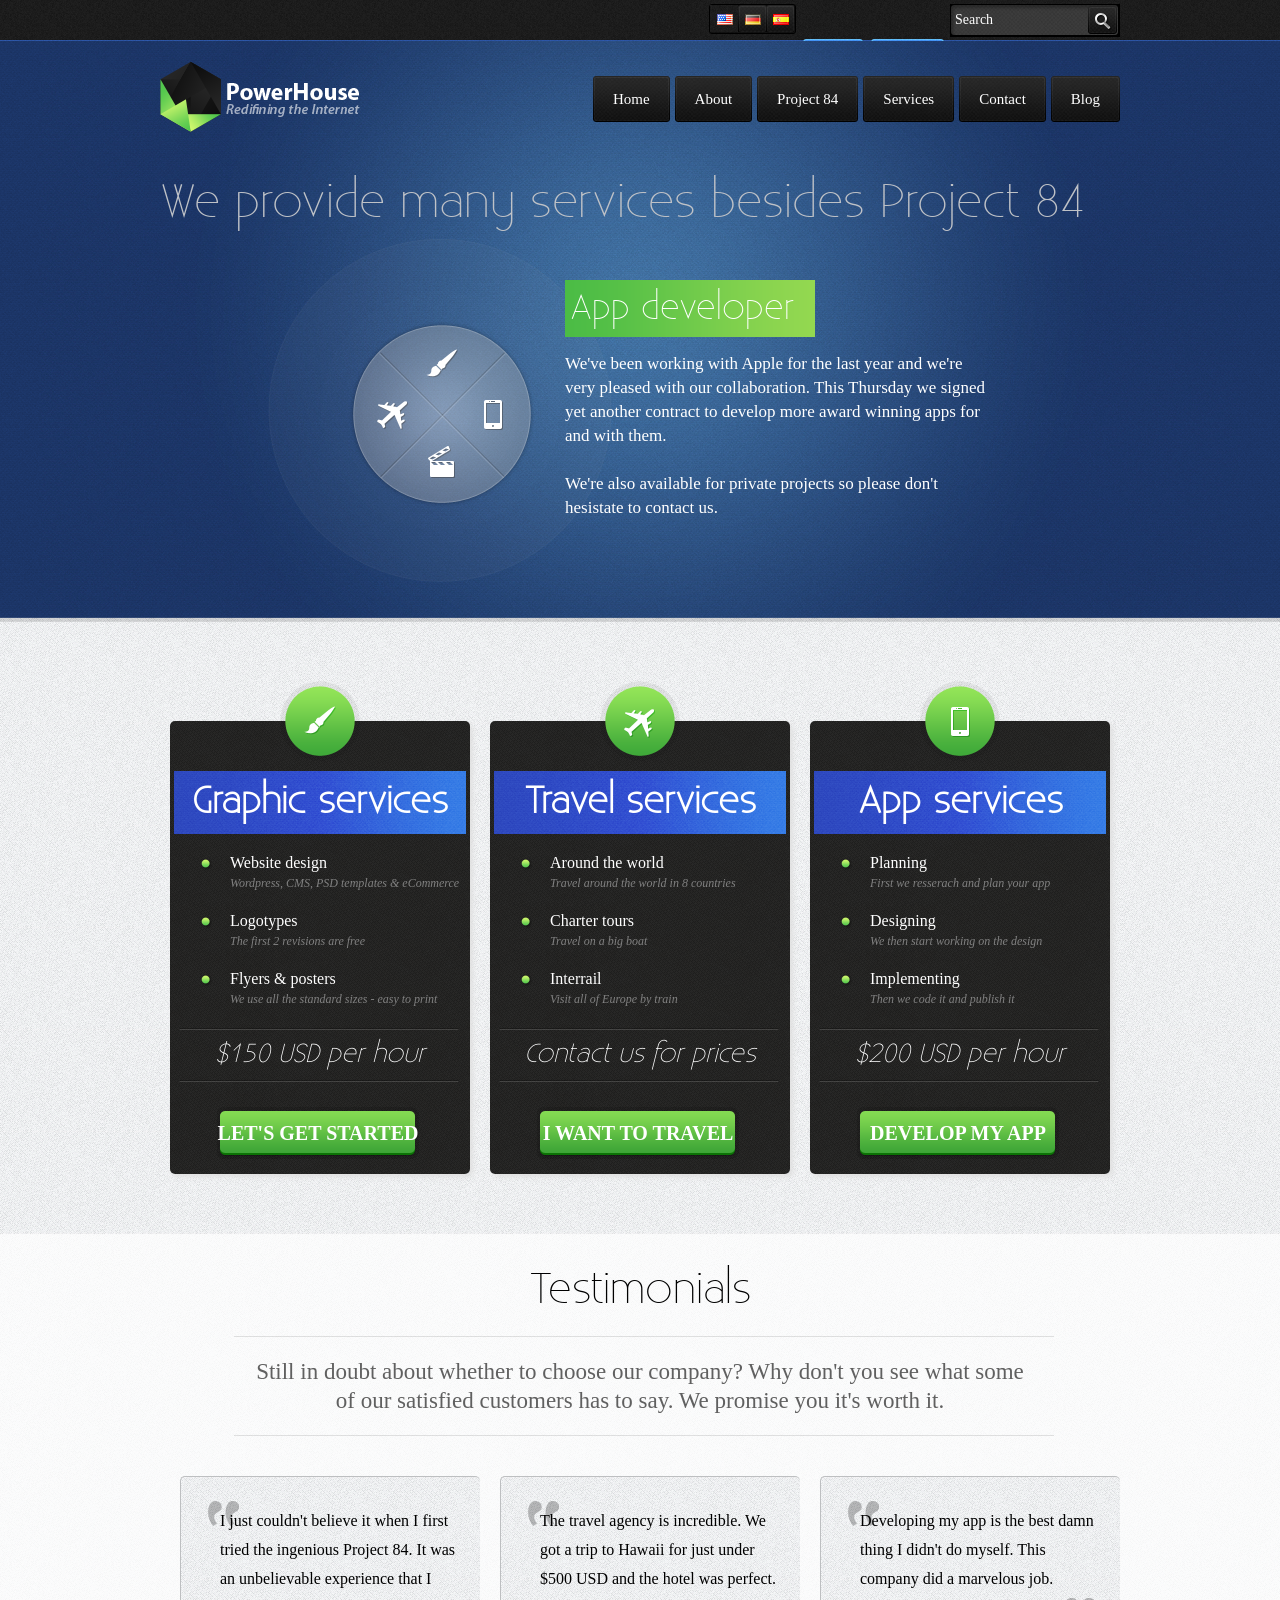
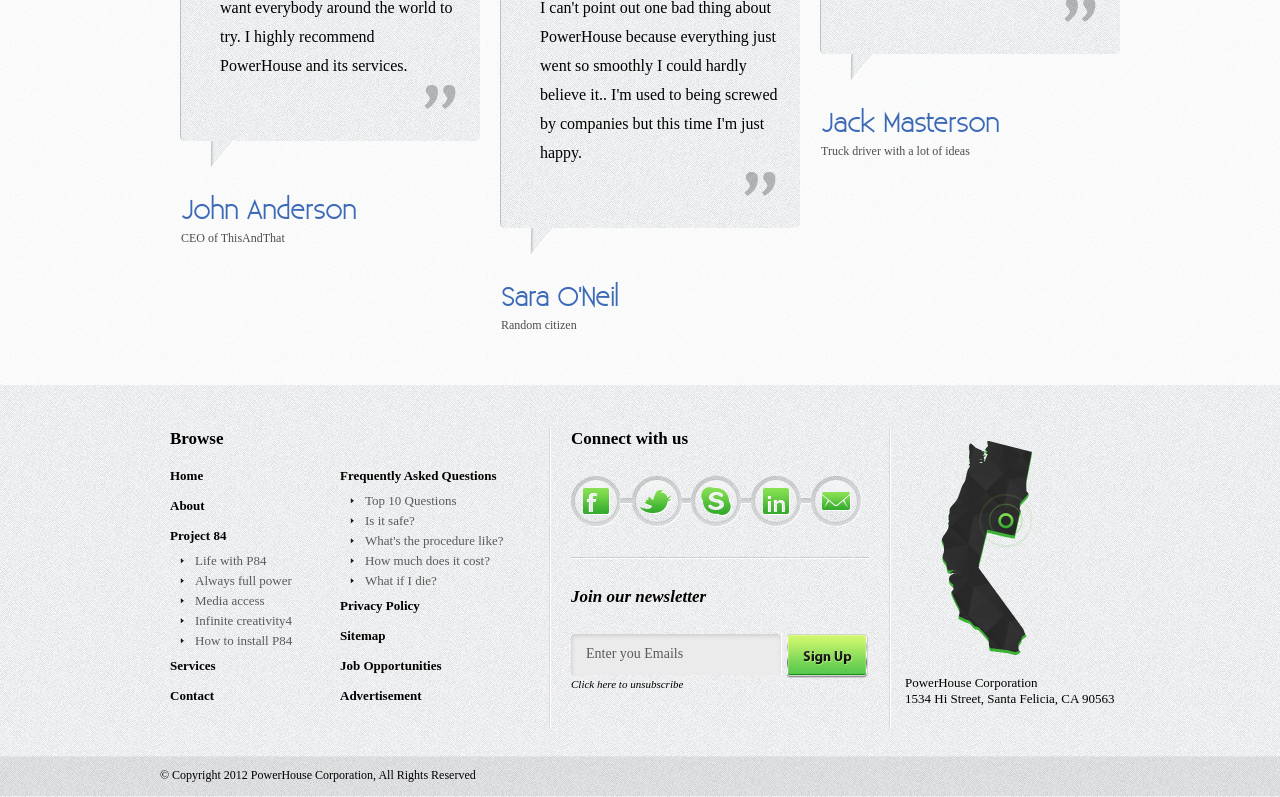
<file: services.html>
<!DOCTYPE html PUBLIC "-//W3C//DTD XHTML 1.0 Transitional//EN" "http://www.w3.org/TR/xhtml1/DTD/xhtml1-transitional.dtd">
<html xmlns="http://www.w3.org/1999/xhtml">
<head>
<meta http-equiv="Content-Type" content="text/html; charset=utf-8" />
<title>Power House</title>
<link href="css/style.css" rel="stylesheet" type="text/css" />
<!--[if IE 7]><link rel="stylesheet" media="all" type="text/css" href="css/ie7.css" />
<![endif]-->
<!--[if IE 8]><link rel="stylesheet" media="all" type="text/css" href="css/ie8.css" />
<![endif]-->
<link href="fonts/stylesheet.css" rel="stylesheet" type="text/css" />
<!--slidercss-->
<link rel="stylesheet" href="css/basic-jquery-slider.css" />
<script src="js/jquery-1.6.2.min.js" type="text/javascript" language="javascript"></script>
<script type="text/javascript" src="js/pie.js" language="javascript"></script>
<script type="text/javascript" src="js/custom.js"></script>
<style type="text/css">
ul.bjqs h1, ol.bjqs-markers li a, #client_speek .first_testi .testi_bg, #client_speek .second_testi .testi_bg, #client_speek .third_testi .testi_bg {
	behavior: url("js/PIE.htc") !important;
}
#ServiceHeader2, #ServiceHeader3, #ServiceHeader4 {
	display:none;
}
</style>
<script type="text/javascript">
$(function(){
/* Hide form input values on focus*/
$('input:text').each(function(){
var txtval = $(this).val();
$(this).focus(function(){
if($(this).val() == txtval){
$(this).val('')
}
});
$(this).blur(function(){
if($(this).val() == ""){
$(this).val(txtval);
}
});
});
});
</script>

</head>

<body>
<!--Header Start Here-->
<div id="header">
  <div id="top_header">
    <div class="center_frame">
      <div class="top">
        <form name="search" method="post" action="">
          <div class="search">
            <input type="text" value="Search" />
            <a href="default.htm"></a> </div>
        </form>
        <div class="language"> <a href="#" class="english active">&nbsp;</a> <a href="#" class="german">&nbsp;</a> <a href="#" class="spanish">&nbsp;</a> </div>
        <div class="login"> <a href="login.html" class="login_img">&nbsp;</a> <a href="register.html" class="register">&nbsp;</a> </div>
      </div>
    </div>
  </div>
  <!--Top Header End Here-->
  <div id="logo_nav">
    <div class="bg">
      <div class="center_frame"> 
        <!--Logo And Navigation Start Here-->
        <div class="logo"> <a href="index.html"><img src="images/logo.png" alt=""  /></a> </div>
        <ul id="navigation">
          <li><a href="index.html"><span>Home</span></a></li>
          <li><a href="about.html"><span>About</span></a></li>
          <li><a href="#"><span>Project 84</span></a>
            <ul>
              <li> <a href="project.html" class="life">Life with P84</a> <span class="nav_line"></span></li>
              <li> <a href="#" class="life_1">Always full power</a> <span class="nav_line"></span></li>
              <li> <a href="#" class="life_2">Media access</a> <span class="nav_line"></span></li>
              <li> <a href="#" class="life_3">Infinite creativity</a> <span class="nav_line"></span></li>
              <li> <a href="#" class="life_4">How to install P84</a> </li>
            </ul>
          </li>
          <li><a href="services.html"><span>Services</span></a></li>
          <li><a href="contact.html"><span>Contact</span></a></li>
          <li><a href="blog.html"><span>Blog</span></a></li>
        </ul>
        <!--Logo And Navigation End Here--> 
        <!--CHANGE ONLY THIS PART HERE--> 
        
        <!--Services Top Start Here -->
        <div id="services">
          <h1>We provide many services besides Project 84</h1>
          <div id="service_besides">
            <div class="icon_center">
              <div class="services_icon"> <img src="images/menu-hover.png" class="hoverimage" alt="" border="0" usemap="#Map"  />
                <map name="Map" id="Map">
                  <area shape="poly" id="area-1" coords="159,35,96,95,158,155,174,139,182,118,183,97,183,78,180,62,173,48" href="#" alt="" />
                  <area shape="poly" id="area-2" coords="95,101,153,158,133,173,117,181,103,181,84,183,70,181,59,177,45,172,40,165,35,159,35,159" href="#" alt="" />
                  <area shape="poly" id="area-3" coords="94,98,31,159,13,129,5,99,8,72,18,50,30,37,33,33" href="#" alt="" />
                  <area shape="poly" id="area-4" coords="96,93,34,32,51,16,77,9,95,10,110,10,128,19,144,27,157,33" href="#" alt="" />
                </map>
              </div>
              <!--Changeable Divs on hover START-->
              <div class="service_header_text" id="ServiceHeader1">
                <h6>App developer</h6>
                <p>We've been working with Apple for the last year and we're very pleased with our collaboration. This Thursday we signed yet another contract to develop more award winning apps for and with them.<br />
                  <br />
                  We're also available for private projects so please don't hesistate to contact us.</p>
              </div>
              <div class="service_header_text" id="ServiceHeader2">
                <h6>App developer</h6>
                <p>We've been working with Apple for the last year and we're very pleased with our collaboration. This Thursday we signed yet another contract to develop more award winning apps for and with them.<br />
                  <br />
                  We're also available for private projects so please don't hesistate to contact us.</p>
              </div>
              <div class="service_header_text" id="ServiceHeader3">
                <h6>App developer</h6>
                <p>We've been working with Apple for the last year and we're very pleased with our collaboration. This Thursday we signed yet another contract to develop more award winning apps for and with them.<br />
                  <br />
                  We're also available for private projects so please don't hesistate to contact us.</p>
              </div>
              <div class="service_header_text" id="ServiceHeader4">
                <h6>App developer</h6>
                <p>We've been working with Apple for the last year and we're very pleased with our collaboration. This Thursday we signed yet another contract to develop more award winning apps for and with them.<br />
                  <br />
                  We're also available for private projects so please don't hesistate to contact us.</p>
              </div>
              <!--Changeable Divs on hover END--> 
            </div>
          </div>
        </div>
        <!--Services Top Start Here --> 
        <!--CHANGE ONLY UPERE PART IN INNER PAGES--> 
      </div>
    </div>
  </div>
</div>
<!--Header End Here--> 
<!--slider start here--> 

<!--Wrapper Start Here-->
<div id="wrapper"><!--Top Wrapper End Here--> 
  <!--Main Contant Start Here-->
  <div id="main_contant"> 
    <!--Change Inner Page Here-->
    <div id="service_pricing">
      <div class="center_frame">
        <div id="service_details"> 
          <!--First Div -->
          <div class="service_details"> <img src="images/serivice_brush.png" alt="" />
            <h6>Graphic services</h6>
            <ul>
              <li><strong>Website design</strong><em>Wordpress, CMS, PSD templates &amp; eCommerce</em></li>
              <li><strong>Logotypes</strong><em>The first 2 revisions are free</em></li>
              <li><strong>Flyers &amp; posters</strong><em>We use all the standard sizes - easy to print</em></li>
            </ul>
            <span>&#36;150 USD per hour <img src="images/service_sep_1.png" alt=""  /> </span> <a href="#" class="button_service">LET'S GET STARTED</a> </div>
          <!--Second Div-->
          <div class="service_details"> <img src="images/service_travel.png" alt="" />
            <h6>Travel services</h6>
            <ul>
              <li><strong>Around the world</strong><em>Travel around the world in 8 countries</em></li>
              <li><strong>Charter tours</strong><em>Travel on a big boat</em></li>
              <li><strong>Interrail</strong><em>Visit all of Europe by train</em></li>
            </ul>
            <span>Contact us for prices <img src="images/service_sep_1.png" alt=""  /> </span> <a href="#" class="button_service">I WANT TO TRAVEL</a> </div>
          <!--Thired Div-->
          <div class="service_details"> <img src="images/service_app.png" alt="" />
            <h6>App services</h6>
            <ul>
              <li><strong>Planning</strong><em>First we resserach and plan your app</em></li>
              <li><strong>Designing</strong><em>We then start working on the design</em></li>
              <li><strong>Implementing</strong><em>Then we code it and publish it</em></li>
            </ul>
            <span>&#36;200 USD per hour <img src="images/service_sep_1.png" alt=""  /> </span> <a href="#" class="button_service">DEVELOP MY APP</a> </div>
          <!--Change Before Here--> 
        </div>
      </div>
    </div>
    <!--Change Inner Page Before--> 
    <!--Testimonal Start Here-->
    <div id="testimonal">
      <div class="center_frame">
        <h1>Testimonials</h1>
        <div class="test_title"> <img src="images/service_seprater.png" alt=""  />
          <p>Still in doubt about whether to choose our company? Why don't you see what some<br />
            of our satisfied customers has to say. We promise you it's worth it.</p>
          <img src="images/service_seprater.png" alt=""  /> </div>
        <!-- Client Speek Start here-->
        <div id="client_speek"> 
          <!--First Client-->
          <div class="first_testi">
            <div class="testi_bg">
              <ul>
                <li>
                  <p> I just couldn't believe it when I first tried the ingenious Project 84. It was an unbelievable experience that I want everybody around the world to try. I highly recommend PowerHouse and its services. </p>
                  <div class="client_name"> <strong>John Anderson</strong> <span>CEO of ThisAndThat</span> </div>
                </li>
              </ul>
            </div>
            <img src="images/service_testi_bottom_arrow.png" alt=""  /> </div>
          <!--Second Client-->
          <div class="second_testi">
            <div class="testi_bg">
              <ul>
                <li>
                  <p> The travel agency is incredible. We got a trip to Hawaii for just under $500 USD and the hotel was perfect. I can't point out one bad thing about PowerHouse because everything just went so smoothly I could hardly believe it.. I'm used to being screwed by companies but this time I'm just happy. </p>
                  <div class="client_name"> <strong>Sara O'Neil</strong> <span>Random citizen</span> </div>
                </li>
              </ul>
            </div>
            <img src="images/service_testi_bottom_arrow.png" alt=""  /> </div>
          <!--Third Client-->
          <div class="third_testi">
            <div class="testi_bg">
              <ul>
                <li>
                  <p> Developing my app is the best damn thing I didn't do myself. This company did a marvelous job. </p>
                  <div class="client_name"> <strong>Jack Masterson</strong> <span>Truck driver with a lot of ideas</span> </div>
                </li>
              </ul>
            </div>
            <img src="images/service_testi_bottom_arrow.png" alt=""  /> </div>
        </div>
        <!-- Client Speek End here--> 
      </div>
    </div>
    <!--Testimonal End Here--> 
  </div>
  <!-- Main Contant End Here --> 
</div>
<!--Wrapper End Here-->
<div id="footer">
  <div id="footer1">
    <div id="fbox1">
      <h2>Browse</h2>
      <ul>
        <li><a href="index.html">Home</a></li>
        <li><a href="about.html">About</a></li>
        <li><a href="default.htm">Project 84</a>
          <ul class="fsub-menu">
            <li><a href="project.html">Life with P84</a></li>
            <li><a href="#">Always full power</a></li>
            <li><a href="#">Media access</a></li>
            <li><a href="#">Infinite creativity4</a></li>
            <li><a href="#">How to install P84</a></li>
          </ul>
        </li>
        <li><a href="services.html">Services</a></li>
        <li><a href="contact.html">Contact</a></li>
      </ul>
      <ul>
        <li><a href="#">Frequently Asked Questions</a>
          <ul class="fsub-menu">
            <li><a href="#">Top 10 Questions</a></li>
            <li><a href="#">Is it safe?</a></li>
            <li><a href="#">What's the procedure like?</a></li>
            <li><a href="#">How much does it cost?</a></li>
            <li><a href="#">What if I die?</a></li>
          </ul>
        </li>
        <li><a href="#">Privacy Policy</a></li>
        <li><a href="#">Sitemap</a> </li>
        <li><a href="#">Job Opportunities</a></li>
        <li><a href="#">Advertisement</a></li>
      </ul>
    </div>
    <div id="fbox2">
      <h2>Connect with us</h2>
      <div class="share"> <a href="../../../www.facebook.com/default.htm" class="facebook">&nbsp;</a> <a href="../../../www.twitter.com/default.htm" class="twitter">&nbsp;</a> <a href="#" class="skype">&nbsp;</a> <a href="#" class="in">&nbsp;</a> <a href="#" class="email">&nbsp;</a> </div>
      <form name="signup" method="post" action="">
        <div class="newsletter">
          <h2>Join our newsletter</h2>
          <input name="" type="text" value="Enter you Emails" />
          <input name="" type="submit" />
          <a href="#">Click here to unsubscribe</a> </div>
      </form>
    </div>
    <div id="fbox3"> <img src="images/footer-pic.png" width="92" height="214" alt="" /> <span>PowerHouse Corporation<br />
      1534 Hi Street, Santa Felicia, CA 90563</span> </div>
  </div>
  <div id="copyrights">
    <div>&copy; Copyright 2012 PowerHouse Corporation, All Rights Reserved</div>
  </div>
</div>
<script  type='text/javascript'>
$(function() {
    $("#area-1").mouseover(function() {
            var hoverimg = "images/menu-hover1.png";
			$(".hoverimage").attr("src", hoverimg); 
			
			$("#ServiceHeader1").hide(); 
			$("#ServiceHeader2").hide(); 
			$("#ServiceHeader3").hide(); 
			$("#ServiceHeader4").hide(); 
			
			$("#ServiceHeader1").show("slow"); 
			
			           
        })
        .mouseout(function() {
            $(".hoverimage").attr("src", "images/menu-hover.png");
        });
		
		 $("#area-2").mouseover(function() {
            var hoverimg = "images/menu-hover2.png";
			$(".hoverimage").attr("src", hoverimg); 
			
			$("#ServiceHeader1").hide(); 
			$("#ServiceHeader2").hide(); 
			$("#ServiceHeader3").hide(); 
			$("#ServiceHeader4").hide(); 
			
			$("#ServiceHeader2").show("slow");            
        })
        .mouseout(function() {
            $(".hoverimage").attr("src", "images/menu-hover.png");
        });
		$("#area-3").mouseover(function() {
            var hoverimg = "images/menu-hover3.png";
			$(".hoverimage").attr("src", hoverimg);            
			$("#ServiceHeader1").hide(); 
			$("#ServiceHeader2").hide(); 
			$("#ServiceHeader3").hide(); 
			$("#ServiceHeader4").hide(); 
			
			$("#ServiceHeader3").show("slow"); 
        })
        .mouseout(function() {
            $(".hoverimage").attr("src", "images/menu-hover.png");
        });
		  $("#area-4").mouseover(function() {
            var hoverimg = "images/menu-hover4.png";
			$(".hoverimage").attr("src", hoverimg);            
			$("#ServiceHeader1").hide(); 
			$("#ServiceHeader2").hide(); 
			$("#ServiceHeader3").hide(); 
			$("#ServiceHeader4").hide(); 
			
			$("#ServiceHeader4").show("slow"); 
        })
        .mouseout(function() {
            $(".hoverimage").attr("src", "images/menu-hover.png");
        });
});
</script>

</body>
</html>
</file>
<file: css/style.css>
* {
	margin:0px;
	padding:0px;
}
img {
	border:none;
}
input, textarea{
	outline:none;}
ul li {
	list-style:none;
}
a {
	text-decoration:none;
}
h1, h2, h3, h4, h5, h6 {
	display:block;
	font-weight:normal;
}
body {
	font-size:15px;
	font-family:"myriad Pro";
	background-image:url(../images/body_bg.png);
	background-position:0 0;
	background-repeat:repeat;
	background-color:#1b3363;
}
.center_frame {
	width:960px;
	margin:0 auto;
}
/*===================================== HEADER CSS ============================*/
#header {
	float:left;
	width:100%;
}
/*===================================== TOP HEADER CSS ========================*/
#top_header {
	float:left;
	width:100%;
	background-image:url(../images/top_bg.png);
	background-position:0 0;
	background-repeat:repeat-x;
	height:41px;
}
#top_header .top {
	float:right;
	width:420px;
}
#top_header .search {
	float:right;
	margin-top:4px;
	/*margin-left:-10px;*/
}
#top_header .search input[type="text"] {
	float:left;
	border:none;
	background-image:url(../images/search_box.png);
	background-position:0 0;
	background-repeat:no-repeat;
	width:165px;	
	font-family:"Myriad Pro";
	color:#fff;
	background-color:#000;
	padding: 6px 0 8px 5px;
/*	line-height:32px;*/
height:19px;
	font-size:14px;
}
#top_header .search a {
	float: left;
	margin-left: -32px;
	margin-top: 2px;
	background-image:url(../images/search_reg.png);
	background-position:0 0;
	background-repeat:no-repeat;
	width:29px;
	height:28px;
}
#top_header .search a:hover {
	float: left;
	background-image:url(../images/search_reg_hover.png);
	background-position:0 0;
	background-repeat:no-repeat;
	margin-left: -32px;
	margin-top: 2px;
	position:relative;
	z-index:3100;
}
#top_header .language {
	float:left;
	margin-top:4px;
	background-image:url(../images/language_bg.png);
	background-position:0 0;
	background-repeat:no-repeat;
	height:30px;
	width:87px;
	margin-left:9px;
	padding-left:1px;
	margin-right:9px;
}
#top_header .language .english {
	float:left;
	background-image:url(../images/sprit_language_icon.png);
	background-position:left top;
	background-repeat:no-repeat;
	height:28px;
	width:28px;
}
#top_header .language .english:hover, #top_header .language .english.active {
	background-image:url(../images/sprit_language_icon.png);
	background-position:left bottom;
	background-repeat:no-repeat;
}
#top_header .language .german {
	float:left;
	background-image:url(../images/sprit_language_icon.png);
	background-position:-28px top;
	background-repeat:no-repeat;
	height:28px;
	width:28px;
}
#top_header .language .german:hover, #top_header .language .german.active {
	background-image:url(../images/sprit_language_icon.png);
	background-position:-28px bottom;
	background-repeat:no-repeat;
}
#top_header .language .spanish {
	float:left;
	background-image:url(../images/sprit_language_icon.png);
	background-position:-56px top;
	background-repeat:no-repeat;
	height:28px;
	width:28px;
}
#top_header .language .spanish:hover, #top_header .language .spanish.active {
	background-image:url(../images/sprit_language_icon.png);
	background-position:-56px bottom;
	background-repeat:no-repeat;
}
#top_header .login {
	float:right;
	margin-top:5px;
}
#top_header .login .login_img {
	float:left;
	width:62px;
	height:32px;
	margin:0px 0px;
	background-image:url(../images/login_reg.png);
	background-position: 0 0;
	background-repeat:no-repeat;
	line-height:30px;
	text-align:center;
	color:#fff;
}
#top_header .login .login_img:hover {
	background-image:url(../images/login_reg_hover.png);
	background-position:0 0;
	background-repeat:no-repeat;
}
#top_header .login .register {
	float:left;
	width:76px;
	height:32px;
	margin:0px 5px;
	background-image:url(../images/register_reg.png);
	background-position: right top;
	background-repeat:no-repeat;
	line-height:30px;
	text-align:center;
	color:#fff;
}
#top_header .login .register:hover {
	background-image:url(../images/register_reg_hover.png);
	background-position:1px 0;
	background-repeat:no-repeat;
}
/*===================================== LOGO AND NAVIGATION CSS ===============*/
#logo_nav {
	float:left;
	width:100%;
	background-image:url(../images/slider_bg_11.png);
	background-position:0 bottom;
	background-repeat:repeat-x;
	position:relative;
	z-index:99;
}
#logo_nav .bg {
	float:left;
	width:100%;
	background-image:url(../images/slider_bg.jpg);
	background-position:center top;
	background-repeat:no-repeat;
	position:relative;
	z-index:100;
	height:581px;
}
#logo_nav .bg1 {
	float:left;
	width:100%;
	background-image:url(../images/slider_bg1.jpg);
	background-position:center top;
	background-repeat:no-repeat;
	position:relative;
	z-index:100;
	height:581px;
}
#logo_nav .bg_11 {
	float:left;
	width:100%;
	background-image:url(../images/contact_page_map_bg.jpg);
	background-position:center top;
	background-repeat:no-repeat;
	position:relative;
	z-index:100;
	height:581px;
}
#logo_nav .bg_111 {
	float:left;
	width:100%;
	background-image:url(../images/blog_bg.png);
	background-position:center top;
	background-repeat:no-repeat;
	position:relative;
	z-index:100;
	height:251px;
}
#logo_nav .logo {
	float:left;
	margin-top:20px;
	width:360px;
}
#logo_nav .logo a {
	float:left;
}
#logo_nav .logo a img {
	float:left;
}
#navigation {
	float:right;
	margin-top:35px;
	height:46px;
	position:relative;
	z-index:999;
}
#navigation li {
	float:left;
	margin-left:5px;
}
#navigation li a {
	float:left;
	background-image:url(../images/menu_left.png);
	background-position: left top;
	background-repeat:no-repeat;
	padding-left:20px;
	cursor:pointer;
	position: relative;
	z-index: 9999;
}
#navigation a span {
	float:left;
	padding:0px 20px 0px 0px;
	line-height:46px;
	color:#ffffff;
	background-image:url(../images/menu_right.png);
	background-position:right top;
	background-repeat:no-repeat;
}
#navigation a span em {
	float:right;
	background-image:url(../images/menu_dropdown.png);
	background-position:right center;
	width:20px;
	background-repeat:no-repeat;
}
#navigation li a:hover {
	background-image:url(../images/menu_left_hover.png);
	background-position:left top;
	background-repeat:no-repeat;
}
#navigation li a:hover span {
	background-image:url(../images/menu_right_hover.png);
	background-position:right top;
	background-repeat:no-repeat;
}
#navigation li ul {
	display:none;
	padding-top: 72px;
	margin-left:-40px;
	float:left;
	position:absolute;
	z-index:999;
}
#navigation li:hover ul {
	display:block;
}
/*===================================== DROPDOWN CSS ==========================*/
#navigation ul {
	width: 182px;
	position: absolute;
	float:left;
	background-image:url(../images/drop_down_bg_top_1.png);
	background-position:0 49px;
	background-repeat:no-repeat;
	height:197px;
	padding-bottom:10px;
}
#navigation ul li {
	font-weight: normal;
	color: #000;
	float: none;
}
#navigation ul li .life, #navigation ul li .life_1, #navigation ul li .life_2, #navigation ul li .life_3, #navigation ul li .life_4 {
	float:left;
	padding-left:43px;
	color:#ffffff;
	font-family:"myriad Pro";
	font-size:14px;
}
.newsletter a {
	float:left;
	color:#000;
}
.newsletter a:hover {
	color:#4CC72A;
}
#navigation ul li .life {
	float:left;
	background-image:url(../images/drop_down_product.png);
	background-position:left 2px;
	background-repeat:no-repeat;
}
#navigation ul li .life_1 {
	float:left;
	background-image:url(../images/drop_down_product.png);
	background-position:left -35px;
	background-repeat:no-repeat;
}
#navigation ul li .life_2 {
	float:left;
	background-image:url(../images/drop_down_product.png);
	background-position:left -70px;
	background-repeat:no-repeat;
}
#navigation ul li .life_3 {
	float:left;
	background-image:url(../images/drop_down_product.png);
	background-position:left -103px;
	background-repeat:no-repeat;
}
#navigation ul li .life_4 {
	float:left;
	background-image:url(../images/drop_down_product.png);
	background-position:left -140px;
	background-repeat:no-repeat;
}
#navigation ul li .life:hover, #navigation ul li .life_1:hover, #navigation ul li .life_2:hover, #navigation ul li .life_3:hover, #navigation ul li .life_4:hover {
	color:#84c745;
}
#navigation ul li .life.active, #navigation ul li .life_1.active, #navigation ul li .life_2.active, #navigation ul li .life_3.active, #navigation ul li .life_4.active {
	color:#84c745;
}
#navigation ul span {
	float:left;
	width:182px;
	background-image:url(../images/drop_li_line.png);
	background-position:center center;
	background-repeat:no-repeat;
	height:3px;
	margin:8px 0 8px -5px;
	;
}
#navigation ul img {
	float:left;
	width:182px;
}
#navigation ul .bg_1 {
	float:left;
	width:182px;
	background-image:url(../images/drop_down_bg_middel.png);
	background-position: 0 0;
	background-repeat:repeat-y;
}
#navigation ul .top_img {
	float:left;
	width:182px;
	background-image:none;
	height:auto;
	margin:0px;
}
/*===================================== WRAPPER CSS ===========================*/	
#wrapper {
	float:left;
	width:100%;
	margin-top:-1px;
}
#wrapper_top {
	float:left;
	width:100%;
	background-image:url(../images/white_texture.png);
	background-position:0 0;
	height:194px;
}
#wrapper_top .section_left {
	float:left;
	width:297px;
	padding:0px 10px;
	height:195px;
	background-image:url(../images/sperater.png);
	background-position:right center;
	background-repeat:no-repeat;
}
/*#wrapper_top .section_left .splitters{
	float:right;
	width:3px;
	background-image:url(../images/sperater.png);
	background-position:0 center;
	background-repeat:no-repeat;
	height:195px;
	
	}*/
#wrapper_top .section_middle {
	float:left;
	width:297px;
	padding:0px 10px;
	height:195px;
	background-image:url(../images/sperater.png);
	background-position:right center;
	background-repeat:no-repeat;
}
#wrapper_top .section_right {
	float:left;
	width:300px;
	padding:0px 10px;
}
#wrapper_top .section_left, #wrapper_top .section_middle, #wrapper_top .section_right {
	float:left;
}
#wrapper_top .section_left h5, #wrapper_top .section_middle h5, #wrapper_top .section_right h5 {
	float:left;
	color:#000000;
	font-family: 'geosanslightregular';
	font-size:25px;
	font-weight:normal;
	margin-top:45px;
}
#wrapper_top .section_left h5 img, #wrapper_top .section_middle h5 img, #wrapper_top .section_right h5 img {
	float:left;
	margin-right:20px;
}
#wrapper_top .section_left p, #wrapper_top .section_middle p, #wrapper_top .section_right p {
	float:left;
	color:#3a3a3a;
	font-family:"myriad Pro";
	font-size:14px;
	font-weight:normal;
	margin-top:10px;
	width:280px;
	text-align:justify;
}
#main_contant {
	float:left;
	width:100%;
}
#main_contant h2 {
	float:left;
	width:100%;
	background-image:url(../images/title_bg.png);
	background-position:0 0;
	background-repeat:repeat-x;
	height:79px;
	text-align:center;
	line-height:79px;
	color:#555555;
	font-family: 'existence_lightregular';
	font-size:48px;
	font-weight:normal;
	margin:30px 0px 15px 0px;
}
#main_contant .box_1, #main_contant .box_3, #main_contant .box_2 {
	float:left;
	width:960px;
	-moz-box-shadow: 5px 5px 5px #f3f3f4;
	-webkit-box-shadow: 5px 5px 5px #f3f3f4;
	box-shadow: 5px 5px 5px #f3f3f4;
	border:1px solid #d8d8d8;
	margin-bottom:25px;
	height:324px;
}
.text {
	float:left;
	width:424px;
	margin-left:-43px;
}
#main_contant .box_1 .img_1 {
	float:left;
	display:block;
}
#main_contant .box_3 .img_1 {
	float:left;
	display:block;
}
#main_contant .box_1 h6, #main_contant .box_2 h6, #main_contant .box_3 h6 {
	float:left;
	width:424px;
	color:#48a31b;
	font-size:37px;
	font-family: 'existence_lightregular';
	margin-top:60px;
}
#main_contant .box_1 h5, #main_contant .box_2 h5, #main_contant .box_3 h5 {
	float:left;
	width:424px;
	font-family:"myriad Pro";
	font-size:20px;
	color:#2c2c2c;
}
#main_contant .box_1 p, #main_contant .box_2 p, #main_contant .box_3 p {
	float:left;
	width:424px;
	line-height:26px;
	color:#555555;
	font-family:"myriad Pro";
	font-size:15px;
}
#main_contant .box_1 a, #main_contant .box_2 a, #main_contant .box_3 a {
	float:left;
	margin-top:30px;
	width:83px;
	height:31px;
	background-image:url(../images/more_info.png);
	background-position:0 0;
	background-repeat:no-repeat;
}
#main_contant .box_1 a:hover, #main_contant .box_2 a:hover, #main_contant .box_3 a:hover {
	background-image:url(../images/more_info_hover.png);
	background-position:0 0;
	background-repeat:no-repeat;
}
#main_contant .box_1 .main_img_1 {
	float:right;
	margin-right:70px;
}
#main_contant .box_3 .main_img_3 {
	float:right;
	margin:20px 20px 0px 0px;
}
#main_contant .box_2 .main_img_2 {
	float:left;
	margin-left:50px;
}
#main_contant .box_2 .img_2 {
	float:right;
}
.text_2 {
	float:right;
	width:424px;
	margin-right:-30px;
}
/*===================================== FOOTER CSS ============================*/
#footer {
	float:left;
	width:100%;
	background-image:url(../images/white_texture.png);
	background-position:0 0;
	background-repeat:repeat;
	height:412px;
}
#footer1 {
	width:960px;
	margin:0 auto;
	padding-top:44px;
}
#footer1 h2 {
	font-size:17px;
	font-weight:bold;
	color:#000 !important;
	width:200px;
	padding:0px 0 12px 0;
	margin:0px;
}
#fbox1 {
	width:369px;
	float:left;
	border-right: 1px solid #dadada;
	padding: 0 10px 0 10px;
	min-height:300px;
}
#fbox2 {
	width:298px;
	float:left;
	border-right: 1px solid #dadada;
	border-left: 1px solid #fff;
	padding: 0 20px 0 20px;
	min-height:300px;
}
#fbox2 .share {
	width:299px;
	height:51px;
	margin:15px 0 30px 0;
}
#fbox2 .share .facebook {
	float:left;
	height:51px;
	width:49px;
	background-image:url(../images/social_icon.png);
	background-position:left top;
	background-repeat:no-repeat;
}
#fbox2 .share .facebook:hover {
	background-image:url(../images/social_icon.png);
	background-position:left bottom;
	background-repeat:no-repeat;
}
#fbox2 .share .twitter {
	float:left;
	background-position: -50px 0;
	height:51px;
	width:63px;
	background-image:url(../images/social_icon.png);
	background-repeat:no-repeat;
}
#fbox2 .share .twitter:hover {
	background-position: -50px bottom;
	background-image:url(../images/social_icon.png);
	background-repeat:no-repeat;
}
#fbox2 .share .skype {
	float:left;
	background-position: -116px 0;
	height:51px;
	width:62px;
	background-image:url(../images/social_icon.png);
	background-repeat:no-repeat;
}
#fbox2 .share .skype:hover {
	background-position: -116px bottom;
	background-image:url(../images/social_icon.png);
	background-repeat:no-repeat;
}
#fbox2 .share .in {
	float:left;
	background-position: -180px 0;
	height:51px;
	width:59px;
	background-image:url(../images/social_icon.png);
	background-repeat:no-repeat;
}
#fbox2 .share .in:hover {
	background-position: -180px bottom;
	background-image:url(../images/social_icon.png);
	background-repeat:no-repeat;
}
#fbox2 .share .email {
	float:left;
	background-position: -241px 0;
	height:51px;
	width:59px;
	background-image:url(../images/social_icon.png);
	background-repeat:no-repeat;
}
#fbox2 .share .email:hover {
	background-position: -241px bottom;
	background-image:url(../images/social_icon.png);
	background-repeat:no-repeat;
}
#fbox2 .newsletter {
	font-size:11px;
	font-style:italic;
	background-image:url(../images/line.png);
	background-position:top;
	background-repeat:no-repeat;
	padding-top:30px;
	float:left;
}
#fbox2 .newsletter h2 {
	float:left;
	padding-bottom:27px !important;
	width:298px;
}
#fbox2 input[type="text"] {
	width:201px;
	
	padding: 12px 0 13px 0px;
	float:left;
	color: #5A5A5A;
	font-weight:normal;
	font-family:"myriad Pro";
	background-image:url(../images/email-bg.png);
	background-repeat:no-repeat;
	border:none;
	font-size:14px;
	text-indent:5px;
	padding-left:10px;
}
#fbox2 input[type="submit"] {
	float:left;
	margin-left:5px;
	width:81px;
	height:44px;
	font-size:0px;
	color:#c9f56b;
	background-image:url(../images/sign_up_reg.png);
	background-repeat:no-repeat;
	background-position:0 0;
	background-repeat:no-repeat;
	border:none;
	
}
#fbox2 input[type="submit"]:hover {
	background-image:url(../images/sign_up_reg_hover.png);
	background-position:0 0;
	background-repeat:no-repeat;
	border:none;
}
#fbox3 {
	width:209px;
	float:left;
	border-left: 1px solid #fff;
	padding: 0 10px 0 10px;
	min-height:300px;
	font-size:13px;
}
#fbox3 img {
	float:left;
	margin: 12px 0 20px 40px;
}
#fbox3 span {
	width:210px;
	float:left;
	padding-left:4px;
}
#fbox1 ul {
	width:170px;
	float:left;
	margin:0px;
	padding:0px;
}
#fbox1 ul li {
	width:170px;
	float:left;
	list-style:none;
	line-height:30px;
}
#fbox1 ul li a {
	width:170px;
	float:left;
	list-style:none;
	font-size:13px;
	font-weight:bold;
	text-decoration:none;
	color:#000;
}
#fbox1 ul li a:hover {
	color:#48a31b;
}
#fbox1 ul li ul.fsub-menu {
	float:left;
	margin:0px 0 0 10px;
	padding:0px 0 0 0;
}
#fbox1 ul li ul.fsub-menu li {
	line-height:20px !important;
	background-image:url(../images/f-arrow.png);
	background-position:left;
	background-repeat:no-repeat;
}
#fbox1 ul li ul.fsub-menu li a {
	font-weight:normal;
	color:#5a5a5a;
	padding-left:15px;
}
#fbox1 ul li ul.fsub-menu li a:hover {
	font-weight:normal;
	color:#000;
	margin-left:5px;
}
.copyrights{text-indent:-9999px;height:0;line-height:0;font-size:0;overflow:hidden;}
#copyrights {
	background-image:url(../images/copy-bg.png);
	width:100%;
	float:left;
	background-repeat:repeat-x;
	min-height:40px;
	margin-top:27px;
}
#copyrights div {
	width:960px;
	margin: 12px auto;
	font-size:12px;
}
/*===================================== PROJECT PAGE CSS ======================*/
#project_84 {
	float:left;
	width:100%;
	margin-top:50px;
}
#project_84 h1 {
	float:left;
	width:700px;
	font-family: 'existence_lightregular';
	font-size:35px;
	color:#bfc2c7;
	line-height:42px;
}
#project_84 h1 strong {
	color:#ffffff;
}
#project_84 .proj_sign {
	float:right;
	background-image:url(../images/sign_up_sprit.png);
	background-position: left top;
	background-repeat:no-repeat;
	width:207px;
	height:76px;
}
#project_84 .proj_sign:hover {
	background-image:url(../images/sign_up_sprit.png);
	background-position:left -86px;
	background-repeat:no-repeat;
}
#proj_process {
	float:left;
	width:820px;
	margin-top:80px;
	background-image:url(../images/header_shade_bg.png);
	background-position:0 0;
	background-repeat:repeat-x;
	height:161px;
	padding:35px 70px 0px;
}
#project_84 .proj_process {
	float:left;
	width:184px;
}
#project_84 .proj_process .subject_brain {
	float:left;
	background-image:url(../images/header_project84_img.png);
	background-position: 0 0;
	background-repeat:no-repeat;
	width:184px;
	height:65px;
}
#project_84 .proj_process p {
	float:left;
	width:184px;
	text-align:center;
	font-family:"myriad Pro";
	font-size:16px;
	color:#ffffff;
	margin-top:30px;
}
.arrwo_bg {
	float:left;
	width:133px;
	height:65px;
	background-image:url(../images/header_project84_img.png);
	background-position: -184px top;
	background-repeat:no-repeat;
}
#project_84 .proj_process .lens_eve {
	float:left;
	background-image:url(../images/header_project84_img.png);
	background-position: -320px top;
	background-repeat:no-repeat;
	width:184px;
	height:65px;
}
#project_84 .proj_process .safe_fast {
	float:left;
	background-image:url(../images/header_project84_img.png);
	background-position: -638px 0;
	background-repeat:no-repeat;
	width:184px;
	height:65px;
}
#wrapper_top_project {
	float:left;
	width:100%;
	background-image:url(../images/white_texture.png);
	background-position:0 0;
	background-repeat:repeat;
	height:491px;
}
/*=====================================TAB CONTANT CSS========================*/
#tab_contant {
	float:left;
	width:100%;
}
#tab_contant .tab_display {
	float:left;
	width:100%;
	margin-top:50px;
}
#tab_contant .tab_display img {
	float:left;
}
#tab_contant .tab_display .tab_right_side {
	float:right;
	width:480px;
	margin-top:10px;
}
.tab_right_side h1 {
	float:left;
	color:#101010;
	font-size:45px;
	font-family: 'existence_lightregular';
}
.tab_right_side h6 {
	float:left;
	color:#000000;
	font-size:18px;
	margin:10px 0px;
	font-family: 'myriad_pro_lightbold';
	width:480px;
}
.tab_right_side p {
	float:left;
	color:#515151;
	font-size:14px;
	font-family: "myriad Pro";
	text-align:justify;
	line-height:23px;
	width:470px;
}
.nav_tab {
	float:left;
	width:100%;
}
.nav_tab li a {
	display: block;
	float:left;
	padding:26px 0px;
}
.tabs_nav {
 *zoom: 1;
}
.tabs_nav:before, .tabs_nav:after {
	display: table;
	content: "";
}
.tabs_nav li {
	float: left;
	width:140px;
	margin:0px 10px;
	height:150px;
}
.tabs_nav li a {
	float:left;
	font-size:14px;
	color:#8f8f8f;
	text-align:center;
}
.tabs_nav li a .tab_img_1, .tabs_nav li a .tab_img_2, .tabs_nav li a .tab_img_3, .tabs_nav li a .tab_img_4, .tabs_nav li a .tab_img_5, .tabs_nav li a .tab_img_6 {
	float:left;
	width:120px;
	height:60px;
	margin-bottom:20px;
}
.tabs_nav li a .tab_img_1 {
	float:left;
	background-image:url(../images/project_tab_img.png);
	background-position:37px top;
	background-repeat:no-repeat;
}
.tabs_nav li a .tab_img_1:hover, ui-state-active {
	float:left;
	background-image:url(../images/project_tab_img-hover.png);
	background-position:37px top;
	background-repeat:no-repeat;
}
.tabs_nav li a .tab_img_2 {
	float:left;
	background-image:url(../images/project_tab_img.png);
	background-position:-123px top;
	background-repeat:no-repeat;
}
.tabs_nav li a .tab_img_2:hover {
	float:left;
	background-image:url(../images/project_tab_img-hover.png);
	background-position:-123px top;
	background-repeat:no-repeat;
}
.tabs_nav li a .tab_img_3 {
	float:left;
	background-image:url(../images/project_tab_img.png);
	background-position:-288px top;
	background-repeat:no-repeat;
}
.tabs_nav li a .tab_img_3:hover {
	float:left;
	background-image:url(../images/project_tab_img-hover.png);
	background-position:-288px top;
	background-repeat:no-repeat;
}
.tabs_nav li a .tab_img_4 {
	float:left;
	background-image:url(../images/project_tab_img.png);
	background-position:-438px top;
	background-repeat:no-repeat;
}
.tabs_nav li a .tab_img_4:hover {
	float:left;
	background-image:url(../images/project_tab_img-hover.png);
	background-position:-438px top;
	background-repeat:no-repeat;
}
.tabs_nav li a .tab_img_5 {
	float:left;
	background-image:url(../images/project_tab_img.png);
	background-position:-605px top;
	background-repeat:no-repeat;
}
.tabs_nav li a .tab_img_5:hover {
	float:left;
	background-image:url(../images/project_tab_img-hover.png);
	background-position:-605px top;
	background-repeat:no-repeat;
}
.tabs_nav li a .tab_img_6 {
	float:left;
	background-image:url(../images/project_tab_img.png);
	background-position:-761px top;
	background-repeat:no-repeat;
}
.tabs_nav li a .tab_img_6:hover {
	float:left;
	background-image:url(../images/project_tab_img-hover.png);
	background-position:-761px top;
	background-repeat:no-repeat;
}
.tabs_nav {
}
.tabs_nav li {
	margin-bottom: -1px;
}
.tabs_nav li a:hover {
	float:left;
	background-image:url(../images/tab_selected_bg.png);
	background-position:0 0;
	background-repeat:no-repeat;
	width:140px;
}
.tabs_nav .active a, .tabs_nav .active a:hover {
	float:left;
	background-image:url(../images/tab_selected_bg.png);
	background-position:0 0;
	background-repeat:no-repeat;
	width:140px;
}
li {
	line-height: 18px;
}
.tab-content.active {
	display: block;
}
.tab-content.hide {
	display: none;
}
/*=====================================PROJECT MAIN CONTANT CSS========================*/
#project_84_main_contant {
	float:left;
	width:100%;
	margin-top:100px;
}
#project_84_main_contant h1 {
	float:left;
	width:100%;
	text-align:center;
	font-size:59px;
	color:#000000;
	font-family: 'existence_lightregular';
	margin-bottom:75px;
}
#some_features {
	float:left;
	width:100%;
	padding-bottom:20px;
}
#some_features li {
	float:left;
	width:50%;
	margin-bottom:30px;
}
#some_features li img {
	float:left;
}
#some_features li .features_text {
	float:left;
	width:75%;
	margin-left:3%;
}
#some_features li .features_text h6 {
	float:left;
	width:100%;
	font-family:"myriad Pro";
	font-size:22px;
	color:#000000;
}
#some_features li .features_text h6 a {
	font-family:"myriad Pro";
	font-size:12px;
	color:#ffffff;
	background-color:#66ce52;
	padding:1px 3px;
	font-weight:normal;
	margin-left:15px;
	margin-top:-2px !important;
	float:right;
	margin-right:50px;
}
#some_features li .features_text p {
	float:left;
	width:100%;
	font-family:"myriad Pro";
	font-size:16px;
	color:#525252;
	line-height:22px;
	margin-top:5px;
}
/*===================================== LOGIN PAGE CSS ========================*/
#login_detail {
	float:left;
	width:100%;
}
#login_detail form {
	margin:50px auto;
	width:308px;
}
#login_detail form h6 {
	float:left;
	width:100%;
	text-align:center;
	font-size:47px;
	color:#ffffff;
	font-family: 'existence_lightregular';
}
#login_detail form input.input_1 {
	float:left;
	width:248px;
	padding-top:13px;
	padding-bottom:15px;
	border:none;
	background:none;
	padding-left:60px;
	background-image:url(../images/login_sprit.png);
	background-position:left top;
	background-repeat:no-repeat;
	margin-top:50px;
}
#login_detail form input.input_2 {
	float:left;
	width:248px;
	padding-top:13px;
	padding-bottom:15px;
	border:none;
	background:none;
	padding-left:60px;
	margin-top:5px;
	background-image:url(../images/login_sprit.png);
	background-position:left -49px;
	background-repeat:no-repeat;
}
#login_detail form input[type="submit"] {
	float:left;
	width:308px;
	margin-top:28px;
	background:none;
	cursor:pointer;
	background-image:url(../images/login_sprit.png);
	background-position:left -118px;
	background-repeat:no-repeat;
	height:55px;
	border:none;
}
#login_detail form input[type="submit"]:hover {
	background-image:url(../images/login_hover.png);
	background-position:1px 3px;
	background-repeat:no-repeat;
}
#login_detail form .forget, #login_detail form .not_yet {
	font-family:"myriad Pro";
	font-size:11px;
	color:#ffffff;
	margin-top:15px;
}
#login_detail form .forget {
	float:left;
}
#login_detail form .not_yet {
	float:right;
}
/*===================================== REGISTER PAGE CSS =====================*/
#register_details {
	float:left;
	width:100%;
}
#register_details form {
	margin:50px auto;
	width:308px;
}
#register_details form h6 {
	float:left;
	width:100%;
	text-align:center;
	font-size:47px;
	color:#ffffff;
	font-family: 'existence_lightregular';
}
#register_details form input.input_1 {
	float:left;
	width:248px;
	padding-top:13px;
	padding-bottom:15px;
	border:none;
	background:none;
	padding-left:60px;
	background-image:url(../images/login_sprit.png);
	background-position:left top;
	background-repeat:no-repeat;
	margin-top:50px;
}
#register_details form input.input_2 {
	float:left;
	width:248px;
	padding-top:13px;
	padding-bottom:15px;
	border:none;
	background:none;
	padding-left:60px;
	margin-top:5px;
	background-image:url(../images/login_sprit.png);
	background-position:left -49px;
	background-repeat:no-repeat;
}
#register_details form input[type="submit"] {
	float:left;
	width:308px;
	margin-top:28px;
	background:none;
	cursor:pointer;
	background-image:url(../images/register_sprit.png);
	background-position:left -221px;
	background-repeat:no-repeat;
	height:55px;
	border:none;
}
#register_details form input[type="submit"]:hover {
	background-image:url(../images/register_hover.png);
	background-position:0 -1px;
	background-repeat:no-repeat;
}
#register_details form .forget, #login_detail form .not_yet {
	font-family:"myriad Pro";
	font-size:11px;
	color:#ffffff;
	margin-top:15px;
}
#register_details form .forget {
	float:left;
}
#register_details form .not_yet {
	float:right;
}
#register_details form input.input_3 {
	float:left;
	width:248px;
	padding-top:13px;
	padding-bottom:15px;
	border:none;
	margin-top:5px;
	background:none;
	padding-left:60px;
	background-image:url(../images/login_sprit.png);
	background-position:left -49px;
	background-repeat:no-repeat;
}
#register_details form input.input_4 {
	float:left;
	width:248px;
	padding-top:13px;
	padding-bottom:15px;
	border:none;
	background:none;
	padding-left:60px;
	margin-top:7px;
	background-image:url(../images/register_sprit.png);
	background-position:left -150px;
	background-repeat:no-repeat;
}
/*===================================== ABOUT PSAGE CSS ========================*/
#about_us {
	float:left;
	width:100%;
	margin-top:50px;
}
#about_us h1 {
	float:left;
	width:100%;
	text-align:center;
	color:#ffffff;
	font-size:59px;
	font-family: 'existence_lightregular';
}
#about_us .meet_the_team {
	float:left;
	width:100%;
	margin-top:40px;
}
#about_us .meet_the_team li {
	float:left;
	margin:0px 10px;
	width:220px;
}
#about_us .meet_the_team li .hawk, #about_us .meet_the_team li .kangaroo, #about_us .meet_the_team li .koala, #about_us .meet_the_team li .squirrel {
	float:left;
	width:100%;
	height:160px;
}
#about_us .meet_the_team li .hawk {
	background-image:url(../images/our_team_sprit.png);
	background-position:36px top;
	background-repeat:no-repeat;
}
#about_us .meet_the_team li .kangaroo {
	background-image:url(../images/our_team_sprit.png);
	background-position:-202px top;
	background-repeat:no-repeat;
}
#about_us .meet_the_team li .koala {
	background-image:url(../images/our_team_sprit.png);
	background-position:-442px top;
	background-repeat:no-repeat;
}
#about_us .meet_the_team li .squirrel {
	background-image:url(../images/our_team_sprit.png);
	background-position:-684px top;
	background-repeat:no-repeat;
}
#about_us .meet_the_team li strong {
	float:left;
	width:100%;
	text-align:center;
	font-family: 'myriad_pro_lightbold';
	font-size:18px;
	color:#ffffff;
	margin:5px 0px;
}
#about_us .meet_the_team li p {
	float:left;
	width:100%;
	text-align:justify;
	font-size:14px;
	font-family:"myriad Pro";
	color:#ffffff;
}
/*=====================================ABOUT WRAPPER TOP CSS========================*/
#wrapper_top_about {
	background-image: url("../images/white_texture.png");
	background-position: 0 0;
	background-repeat: repeat;
	float: left;
	padding:30px 0px;
	width: 100%;
}
#wrapper_top_about h2 {
	float:left;
	width:100%;
	text-align:center;
	font-size:59px;
	color:#000000;
	font-family: 'existence_lightregular';
	margin-bottom:25px;
}
/*=====================================ABOUT WRAPPER LEFT CSS========================*/
#about_left {
	float:left;
	width:400px;
	margin-left:10px;
	margin-bottom: 20px;
}
#about_left .future_projects, #about_left .project_trial, #about_left .power_house {
	float:left;
	width:358px;
	border:1px solid #cbcbcc;
	background-color:#ffffff;
	padding:0px 20px 0px 20px;
	-moz-box-shadow: 3px 3px 3px #e0e0e0;
	-webkit-box-shadow: 3px 3px 3px #e0e0e0;
	box-shadow: 3px 3px 3px #e0e0e0;
}
#about_left .future_projects {
	margin-top:48px;
}
#about_left .project_trial {
	margin-top:170px;
}
#about_left .power_house {
	margin-top:48px;
}
#about_left .future_projects .toltip_left, #about_left .project_trial .toltip_left, #about_left .power_house .toltip_left {
	float:left;
	margin-left:-21px;
}
#about_left .future_projects h3, #about_left .project_trial h3, #about_left .power_house h3 {
	float:left;
	font-size:20px;
	color:#297f18;
	font-family: 'existence_lightregular';
	margin-top:-57px;
	line-height:57px;
}
#about_left .future_projects p, #about_left .project_trial p, #about_left .power_house p {
	float:left;
	width:100%;
	color:#414141;
	font-family:"myriad Pro";
	font-size:13px;
	padding:25px 0px;
	border-bottom:1px solid #e1e1e1;
}
#about_left .future_projects em, #about_left .project_trial em, #about_left .power_house em {
	float:left;
	margin:8px 0px 8px 0px;
	padding-left:20px;
	background-image:url(../images/clender_icon_1.png);
	background-position: 0 center;
	background-repeat:no-repeat;
	font-style:normal;
	font-family:"myriad Pro";
	font-size:11px;
	color:#272727;
	line-height:14px;
}
/*=====================================ABOUT WRAPPER MIDDLE CSS========================*/

#about_middle {
	float:left;
	width:140px;
}
#about_middle .present {
	float:left;
	width:75px;
	height:38px;
	text-align:center;
	line-height:29px;
	color:#fff;
	font-size:14px;
	font-family: 'myriad_pro_lightbold';
	margin-left:33px;
	background-image:url(../images/drop_line_1.png);
	background-position:0 0;
	background-repeat:no-repeat;
}
#about_middle .present:hover, #about_middle .year_date:hover {
	color:#84c745;
}
#about_middle .drop_title {
	float:left;
	width:75px;
	height:688px;
	margin-left:33px;
	background-image:url(../images/drop_line_1.png);
	background-position:0 -39px;
	background-repeat:no-repeat;
}
#about_middle .year_date {
	float:left;
	width:75px;
	height:44px;
	text-align:center;
	line-height:49px;
	color:#fff;
	font-size:14px;
	font-family: 'myriad_pro_lightbold';
	margin-left:33px;
	background-image:url(../images/drop_line_1.png);
	background-position:0 bottom;
	background-repeat:no-repeat;
}
/*=====================================ABOUT WRAPPER RIGHT CSS========================*/
#about_right {
	float:right;
	width:400px;
	margin-right:10px;
}
#about_right .powerhouse_market, #about_right .implantation_first {
	float:left;
	width:358px;
	border:1px solid #cbcbcc;
	background-color:#ffffff;
	padding:0px 20px 0px 20px;
	-moz-box-shadow: 3px 3px 3px #e0e0e0;
	-webkit-box-shadow: 3px 3px 3px #e0e0e0;
	box-shadow: 3px 3px 3px #e0e0e0;
}
#about_right .powerhouse_market {
	margin-top:156px;
}
#about_right .implantation_first {
	margin-top:144px;
}
#about_right .powerhouse_market .toltip_right, #about_right .implantation_first .toltip_right {
	float:left;
	margin-left:-34px;
}
#about_right .powerhouse_market h3, #about_right .implantation_first h3 {
	float:left;
	font-size:20px;
	color:#297f18;
	font-family: 'existence_lightregular';
	margin-top:-57px;
	line-height:57px;
}
#about_right .powerhouse_market p, #about_right .implantation_first p {
	float:left;
	width:100%;
	color:#414141;
	font-family:"myriad Pro";
	font-size:13px;
	padding:25px 0px;
	border-bottom:1px solid #e1e1e1;
}
#about_right .powerhouse_market em, #about_right .implantation_first em {
	float:left;
	margin:8px 0px 8px 0px;
	padding-left:20px;
	background-image:url(../images/clender_icon_1.png);
	background-position: 0 center;
	background-repeat:no-repeat;
	font-style:normal;
	font-family:"myriad Pro";
	font-size:11px;
	color:#272727;
	line-height:14px;
}
/*=====================================ABOUT AFFILIATES CSS========================*/
#affiliates {
	float:left;
	width:100%;
	background-image:url(../images/affiliates_bg.png);
	background-position: 0 0;
	background-repeat:repeat;
	height:361px;
}
#affiliates h1 {
	float:left;
	width:100%;
	text-align:center;
	font-size:42px;
	color:#000000;
	margin-bottom:15px;
	margin-top:55px;
	font-family: 'existence_lightregular';
}
#affiliates .affiliates_contributers {
	float:left;
	background-color:#ffffff;
	border:1px solid #e9e9e9;
	padding:15px 34px;
}
#affiliates .affiliates_contributers li {
	float:left;
}
#affiliates .affiliates_contributers li+li {
	background-image:url(../images/affiliates_sprit_02.png);
	background-position:0 center;
	background-repeat:no-repeat;
}
/*===================================== SERVICE HEADER CSS =====================*/
#services {
	float:left;
	width:100%;
	margin-top:50px;
}
#services h1 {
	color: #BFC2C7;
	float: left;
	font-family: 'existence_lightregular';
	font-size: 47px;
	line-height: 42px;
}
#service_besides {
	float:left;
	width:100%;
	height:370px;
	margin-top:15px;
	background-image:url(../images/service_round_bg.png);
	background-position:108px top;
	background-repeat:no-repeat;
}
#service_besides .icon_center {
	width:700px;
	height:100%;
	margin:0 auto;
}
#service_besides .services_icon {
	float:left;
	width:200px;
	height:200px;
	margin: 80px 0 0 58px;
}
#service_besides .services_icon img {
	float:left;
}
#service_besides .service_header_text {
	float:right;
	width:425px;
	height:100%;
}
#service_besides .service_header_text h6 {
	float:left;
	background-image:url(../images/service_header_title_bg.png);
	background-position:0 0;
	background-repeat:no-repeat;
	width:245px;
	font-size:35px;
	color:#ffffff;
	font-family: 'existence_lightregular';
	height:57px;
	line-height:57px;
	padding-left:5px;
	margin-top:41px;
}
#service_besides .service_header_text p {
	float:left;
	width:100%;
	font-size:17px;
	font-family:"myriad Pro";
	color:#ffffff;
	line-height:24px;
	margin-top:15px;
}
/*=====================================SERVICE PAGE PRICING CSS========================*/
#service_pricing {
	float:left;
	width:100%;
	background-image:url(../images/white_texture.png);
	background-position:0 0;
	background-repeat:repeat;
}
#service_details {
	float: left;
	margin-bottom: 60px;
	margin-top: 100px;
	width: 100%;
}
#service_details .service_details {
	float:left;
	width:300px;
	margin:0px 10px;
	background-image:url(../images/service_pattern.png);
	background-position:0 0;
	background-repeat:repeat;
	-moz-box-shadow: 3px 3px 5px #e0e0e0;
	-webkit-box-shadow: 3px 3px 5px #e0e0e0;
	box-shadow: 3px 3px 5px #e0e0e0;
	-moz-border-radius: 5px;
	-webkit-border-radius: 5px;
	border-radius: 5px;
}
#service_details .service_details img {
	float:left;
	margin-left:110px;
	margin-top:-40px;
	cursor:pointer;
}
#service_details .service_details h6 {
	float:left;
	background-image:url(../images/service_title_bg.png);
	background-position:0 0;
	background-repeat:no-repeat;
	width:292px;
	height:63px;
	line-height:63px;
	margin-left:4px;
	color:#ffffff;
	font-size:37px;
	font-family: 'existence_lightregular';
	text-align:center;
	font-weight:bold;
	margin-top:10px;
}
#service_details .service_details ul {
	float:left;
	width:90%;
	margin-left:10%;
	margin-top:20px;
}
#service_details .service_details ul li {
	float:left;
	background-image:url(../images/service_bullot_bg.png);
	background-position:0 4px;
	background-repeat:no-repeat;
	padding-left:30px;
	margin-bottom:20px;
}
#service_details .service_details ul li strong {
	float:left;
	font-size:16px;
	color:#ffffff;
	font-family:"myriad Pro";
	font-weight:normal;
}
#service_details .service_details ul li em {
	float:left;
	width:100%;
	font-size:12px;
	font-family:"myriad Pro";
	color:#818181;
	margin-top:2px;
}
#service_details .service_details span {
	float:left;
	width:100%;
	text-align:center;
	font-size:26px;
	color:#ffffff;
	font-style:italic;
	font-family: 'existence_lightregular';
	background-image:url(../images/service_sep_1.png);
	background-position:center 0;
	background-repeat:no-repeat;
	padding:10px 0px;
}
#service_details .service_details span img {
	float:left;
	margin:0px;
	padding:0px;
	margin-top:10px;
}
.button_service {
	float:left;
	margin:15px 0px;
	background-image:url(../images/service_let_reg.png);
	background-position:2px 0;
	background-repeat:no-repeat;
	width:206px;
	height:52px;
	line-height:52px;
	font-family:"myriad Pro";
	font-size:20px;
	font-weight:bold;
	text-align:center;
	color:#ffffff;
	margin-left:45px;
}
.button_service:hover {
	background-image:url(../images/service_let_reg_hover.png);
	background-position:0 0;
	background-repeat:no-repeat;
}
/*=====================================SERVICE PAGE TESTIMONIAL CSS========================*/
#testimonal {
	float:left;
	width:100%;
	padding:30px 0px;
}
#testimonal h1 {
	float:left;
	width:100%;
	text-align:center;
	color:#000000;
	font-size:42px;
	font-family: 'existence_lightregular';
	margin-bottom:20px;
}
#testimonal .test_title {
	width:839px;
	margin:0 auto;
}
#testimonal .test_title img {
	float:left;
}
#testimonal .test_title p {
	float:left;
	width:100%;
	padding:20px 0px;
	line-height:29px;
	font-size:23px;
	font-family:"myriad Pro";
	color:#606060;
	text-align:center;
}
#client_speek {
	float:left;
	width:100%;
	margin-top:40px;
	padding-bottom:100px;
}
#client_speek .first_testi, #client_speek .second_testi, #client_speek .third_testi {
	float:left;
	width:300px;
	margin:0px 10px;
}
#client_speek .first_testi img, #client_speek .second_testi img, #client_speek .third_testi img {
	float:left;
	margin-left:40px;
}
#client_speek .first_testi .testi_bg, #client_speek .second_testi .testi_bg, #client_speek .third_testi .testi_bg {
	float:left;
	width:259px;
	margin:0px 10px;
	background-image:url(../images/white_texture.png);
	background-position:0 0;
	background-repeat:repeat;
	padding:20px;
	border-top:1px solid #bdbfc1;
	border-left:1px solid #bdbfc1;
	-moz-border-radius: 5px;
	-webkit-border-radius: 5px;
	border-radius: 5px;
}
#client_speek .first_testi ul, #client_speek .second_testi ul, #client_speek .third_testi ul {
	float:left;
	width:100%;
}
#client_speek .first_testi ul li, #client_speek .second_testi ul li, #client_speek .third_testi ul li {
	float:left;
	background-image:url(../images/service_top_icon.png);
	background-position:0 0;
	background-repeat:no-repeat;
}
#client_speek .first_testi ul li p, #client_speek .second_testi ul li p, #client_speek .third_testi ul li p {
	float:left;
	font-family:"myriad Pro";
	font-size:16px;
	color:#000000;
	line-height:29px;
	padding-bottom:31px;
	background-image:url(../images/service_bottom_icon.png);
	background-position:right bottom;
	background-repeat:no-repeat;
	margin-bottom: 10px;
	padding-bottom: 31px;
	padding-left: 19px;
	padding-top: 9px;
}
#client_speek .first_testi ul li .client_name, #client_speek .second_testi ul li .client_name, #client_speek .third_testi ul li .client_name {
	float: left;
	left: -20px;
	margin-top: -102px;
	position: relative;
	top: 177px;
	width:220px;
}
#client_speek .first_testi ul li .client_name strong, #client_speek .second_testi ul li .client_name strong, #client_speek .third_testi ul li .client_name strong {
	float:left;
	color:#3c6ab7;
	font-size:26px;
	font-weight:bold;
	font-family: 'existence_lightregular';
	width:300px;
	line-height:30px;
}
#client_speek .first_testi ul li .client_name span, #client_speek .second_testi ul li .client_name span, #client_speek .third_testi ul li .client_name span {
	float:left;
	font-family:"myriad Pro";
	font-size:12px;
	color:#4d4d4d;
	margin-top:3px;
}
/*===================================== CONTACT PAGE CSS =======================*/
#contact {
	float:left;
	width:100%;
	margin-top:50px;
}
#contact_form_left {
	float:left;
	margin-left:10px;
	width:460px;
}
#contact_form_left form {
	float:left;
	width:100%;
}
#contact_form_left form input[type="text"].contact_name, #contact_form_left form input[type="text"].contact_email, #contact_form_left form textarea.contact_textarea {
	font-size:16px;
	font-family:"myriad Pro";
	color:#000000;
}
#contact_form_left form input[type="text"].contact_name {
	float:left;
	width:240px;
	border:none;
	background:none;
	padding-left:61px;
	background-image:url(../images/contact_page_name.png);
	background-position:0 0;
	background-repeat:no-repeat;
	padding-bottom:14px;
	padding-top:12px;
}
#contact_form_left form input[type="text"].contact_email {
	float:left;
	width:240px;
	border:none;
	background:none;
	padding-left:61px;
	background-image:url(../images/contact_page_email.png);
	background-position:0 0;
	background-repeat:no-repeat;
	padding-bottom:14px;
	padding-top:12px;
	margin:8px 0px;
}
#contact_form_left form textarea.contact_textarea {
	float:left;
	width:399px;
	border:none;
	background:none;
	padding-left:61px;
	background-image:url(../images/contact_page_message.png);
	background-position:0 0;
	background-repeat:no-repeat;
	padding-top:12px;
	height:119px;
}
#contact_form_left form input[type="submit"] {
	float:left;
	width:112px;
	border:none;
	background:none;
	margin-top:15px;
	background-image:url(../images/contact_message_reg.png);
	background-position:0 0;
	background-repeat:no-repeat;
	height:32px;
	cursor:pointer;
}
#contact_form_left form input[type="submit"]:hover {
	background-image:url(../images/contact_message_reg_hover.png);
	background-position:0 0;
	background-repeat:no-repeat;
}
.contact_form_line {
	float:left;
	margin:0px 69px 0px 89px;
}
#contact_form_right {
	float:left;
	width:320px;
	margin-right:10px;
}
#contact_form_left h1, #contact_form_right h1 {
	float:left;
	font-size:47px;
	color:#ffffff;
	font-family: 'existence_lightregular';
	margin-bottom:50px;
}
#contact_form_right h6 {
	float:left;
	width:260px;
	font-size:33px;
	color:#ffffff;
	font-weight:bold;
	font-family: 'existence_lightregular';
	background-image:url(../images/contact_page_phone_icon.png);
	background-position:0 0;
	background-repeat:no-repeat;
	text-shadow: 0 3px 3px #000000;
	height:45px;
	padding-left:60px;
}
#contact_form_right p {
	float:left;
	width:100%;
	font-size:19px;
	font-family:"myriad Pro";
	color:#ffffff;
	line-height:38px;
	margin-top:45px;
}
/*=====================================CONTACT PAGE ADDRESS CSS========================*/
#contact_address {
	float:left;
	width:100%;
	margin-top:25px;
	margin-bottom:100px;
}
#contact_address h1 {
	float:left;
	width:100%;
	text-align:center;
	font-size:59px;
	color:#000;
	font-family: 'existence_lightregular';
}
#contact_address .address_powerhouse {
	float:left;
	width:100%;
	margin-top:40px;
}
#contact_address .address_powerhouse h5 {
	float:left;
	margin-left:70px;
	width:320px;
	font-size:26px;
	font-family:"myriad Pro";
	color:#000000;
	margin-top:67px;
	margin-bottom:15px;
}
#contact_address .address_powerhouse span {
	float:left;
	margin-left:70px;
	width:320px;
	font-family:"myriad Pro";
	font-size:20px;
	line-height:22px;
	color:#797979;
	margin-bottom:30px;
}
#contact_address .address_powerhouse a {
	float:left;
	margin-left:70px;
	width:223px;
	height:51px;
	background-image:url(../images/google_map.png);
	background-position:0 0;
	background-repeat:no-repeat;
}
#contact_address .address_powerhouse a:hover {
	background-image:url(../images/google_map_hover.png);
	background-position:0 0;
	background-repeat:no-repeat;
}
#contact_address .address_powerhouse_img {
	float:right;
	border:1px solid #9d9d9d;
}
/*===================================== BLOG PAGE CSS ==========================*/
#blog_top {
	float:left;
	width:100%;
	margin-top:50px;
}
#blog_top h1 {
	float:left;
	width:100%;
	text-align:center;
	color:#fff;
	font-size:48px;
	font-family: 'existence_lightregular';
	text-shadow: 0 3px 3px #000000;
}
/*=====================================BLOG PAGE MAIN CONTANT CSS========================*/
#blog_content {
	float:left;
	width:100%;
	background-image:url(../images/white_texture.png);
	background-position:0 0;
	background-repeat:repeat;
	padding:25px 0px;
}
/*=====================================BLOG PAGE MAIN CONTANT CSS========================*/
#blog_left {
	float:left;
	width:220px;
	margin-left:10px;
}
.blog_side_bg {
	float:left;
	width:219px !important;
	padding-top:25px;
	padding-bottom:35px;
	border-top:1px solid #fff;
	border-left:1px solid #fff;
	border-bottom:1px solid #fff;
	-moz-border-radius-topleft: 15px;
	-moz-border-radius-topright:0px;
	-moz-border-radius-bottomleft:15px;
	-moz-border-radius-bottomright:0px;
	-webkit-border-top-left-radius:15px;
	-webkit-border-top-right-radius:0px;
	-webkit-border-bottom-left-radius:15px;
	-webkit-border-bottom-right-radius:0px;
	border-top-left-radius:15px;
	border-top-right-radius:0px;
	border-bottom-left-radius:15px;
	border-bottom-right-radius:0px;
	background-image:url(../images/blog_left_bg.png);
	background-position: 0 0;
	background-repeat:repeat;
}
#blog_cat {
	float:left;
}
#blog_left h4 {
	float:left;
	width:auto;
	font-size:26px;
	font-weight:bold;
	color:#000000;
	font-family: 'existence_lightregular';
	margin-left:20px;
}
#categories {
	float:left;
	width:219px;
	margin-top:15px;
}
#categories li {
	float:left;
	margin:1px 0px;
	width:219px;
}
#categories li+li {
	float:left;
	background-image:url(../images/blgo_left_line.png);
	background-position:center top;
	background-repeat:no-repeat;
	width:219px;
}
#categories li a {
	float:left;
	margin-top:2px;
	line-height:34px;
	font-family:"myriad Pro";
	font-size:14px;
	color:#535353;
	width:181px;
	margin-left:15px;
	background-image:url(../images/blog_bullet_bg.png);
	background-position: 9px center;
	background-repeat:no-repeat;
	padding-left:24px;
	height:34px;
}
#categories li a:hover, #categories li a.active {
	background-image:url(../images/blog_nav_active_hover.png);
	background-position:right top;
	background-repeat:no-repeat;
	color:#1f1f1f;
}
#plpular_tags {
	float:left;
	margin-top:35px;
	padding-bottom:20px;
}
#plpular_tags_icon {
	float:left;
	width:219px;
	margin-top:17px;
}
#plpular_tags_icon li {
	float:left;
	margin-left:10px;
	margin-bottom:6px;
}
#plpular_tags_icon li a {
	float:left;
	background-image:url(../images/blgo_nav_left.png);
	background-position:0 0;
	background-repeat:no-repeat;
	padding-left:23px;
	height:25px;
}
#plpular_tags_icon li a span {
	float:left;
	background-image:url(../images/blog_nav_right.png);
	background-position:right top;
	background-repeat:no-repeat;
	padding-right:10px;
	font-size:12px;
	font-family:Helvetica;
	font-weight:bold;
	height:25px;
	color:#fff;
	line-height:21px;
	font-weight:normal;
}
#archive {
	float:left;
	margin-top:35px;
}
#blog_archive {
	float:left;
	width:219px;
	margin-top:15px;
}
#blog_archive li {
	float:left;
	margin:1px 0px;
	width:219px;
}
#blog_archive li+li {
	float:left;
	background-image:url(../images/blgo_left_line.png);
	background-position:center top;
	background-repeat:no-repeat;
	width:219px;
}
#blog_archive li a {
	float:left;
	margin-top:2px;
	line-height:34px;
	font-family:"myriad Pro";
	font-size:14px;
	color:#535353;
	width:181px;
	margin-left:15px;
	background-image:url(../images/blog_bullet_bg.png);
	background-position: 9px center;
	background-repeat:no-repeat;
	padding-left:24px;
	height:34px;
}
#blog_archive li a:hover, #blog_archive li a.active {
	background-image:url(../images/blog_nav_active_hover.png);
	background-position:right top;
	background-repeat:no-repeat;
	color:#1f1f1f;
}
#polular {
	float:left;
	margin-top:35px;
}
#polular span {
	float:left;
	width:219px;
}
#polular span.margin {
	margin-top:20px;
}
#polular span strong {
	float:left;
	font-size:12px;
	color:#000000;
	font-family: 'myriad_pro_lightbold';
	margin-left:20px;
	width:auto;
}


#polular span a {
	float:left;
	width:179px;
	color:#6a6a6a;
	font-family:"myriad Pro";
	font-size:12px;
	line-height:16px;
	margin-left:20px;
	margin-right:20px;
	margin-top:5px;
	text-align:justify;
}
#polular span .line_break_img {
	float:left;
	width:219px;
	background-image:url(../images/blgo_left_line.png);
	background-position:center top;
	background-repeat:no-repeat;
	margin:10px 0px;
	height:2px;
}
/*=====================================BLOG PAGE MAIN CONTANT CSS========================*/
#blog_right {
	float:left;
	width:678px;
	padding:20px;
	background-color:#ffffff;
	/*-moz-box-shadow: 3px 3px 0px #e0e0e0;
	-webkit-box-shadow: 3px 3px 0px #e0e0e0;
	box-shadow: 3px 3px 0px #e0e0e0;*/
	border-right:2px solid #E0E0E0;
	border-bottom:2px solid #E0E0E0;
}
.post_blog {
	float:left;
	width:100%;
}
.post_blog h2 {
	float:left;
	width:505px;
	height:80px;
	background-image:url(../images/blgo_title_bg.png);
	background-position:0 0;
	background-repeat:repeat;
	line-height:80px;
	font-size:38px;
	color:#000000;
	font-family: 'existence_lightregular';
	padding-left:25px;
}
.post_blog h3 {
	float:right;
	width:145px;
	height:80px;
	background-image:url(../images/blgo_title_bg.png);
	background-position:0 0;
	background-repeat:repeat;
}
.post_blog .post_date {
	float:left;
	width:129px;
	height:39px;
	margin-left:8px;
	margin-top:8px;
	background-image:url(../images/blog_date_img.png);
	background-position:0 0;
	background-repeat:no-repeat;
}
.post_blog h3 .post_date code {
	float:left;
	width:35px;
	height:39px;
	font-family:"myriad Pro";
	color:#ffffff;
	font-size:30px;
	padding-left:5px;
	line-height:39px;
	text-shadow: 0 1px 1px #000000;
}
.post_blog h3 .post_date strong {
	float:right;
	width:85px;
	font-size:12px;
	color:#fff;
	font-family: 'myriad_pro_lightbold';
	margin-top:6px;
}
.post_blog h3 .post_date em {
	float:right;
	width:85px;
	font-family: 'myriad_pro_lightbold';
	font-size:12px;
	color:#fff;
	font-style:normal;
}
.post_blog h3 dfn {
	float:left;
	background-image:url(../images/blog_post_pencil.png);
	background-position:0 0;
	background-repeat:no-repeat;
	padding-left:18px;
	font-size:12px;
	font-family:"myriad Pro";
	color:#787878;
	margin-left:8px;
	margin-top:10px;
	font-style:normal;
	line-height:15px;
}
.post_blog img {
	float:left;
	margin:20px 0px;
	max-width:300px;_width:expression(this.width > 300 ? "300px" : this.width); 
}
.post_blog p {
	float:left;
	width:100%;
	font-family:"myriad Pro";
	font-size:15px;
	line-height:26px;
	color:#505050;
	margin-bottom:15px;
}
a {
	float:left;
}
.post_blog .blgo_read {
	float:left;
	background-image:url(../images/blog_read_more.png);
	background-position:0 0;
	background-repeat:no-repeat;
	width:97px;
	font-size:14px;
	font-family: 'myriad_pro_lightbold';
	height:30px;
	color:#fff;
	line-height:30px;
	padding-left:10px;
}
.post_blog .blgo_read:hover {
	background-image:url(../images/blog_read_more_hover.png);
	background-position:0 0;
	background-repeat:no-repeat;
}
.post_blog .blgo_comment {
	float:left;
	background-image:url(../images/blog_comment_reg.png);
	background-position:0 0;
	background-repeat:no-repeat;
	width:108px;
	font-size:14px;
	font-family: 'myriad_pro_lightbold';
	height:30px;
	color:#fff;
	line-height:30px;
	padding-left:10px;
	margin-left:15px;
}
.post_blog .blgo_comment:hover {
	background-image:url(../images/blog_comment_reg_hover.png);
	background-position:0 0;
	background-repeat:no-repeat;
}
.post_blog .blgo_developer_icon {
	float:left;
	width:100%;
	margin-top:15px;
	margin-bottom:15px;
	padding-top:10px;
	border-top:1px solid #e5e5e5;
}
.blgo_developer_icon ul {
	float:left;
}
.blgo_developer_icon ul li {
	float:left;
	margin-right:20px;
}
.blgo_developer_icon ul li a {
	float:left;
	font-size:11px;
	font-family:"myriad Pro";
	color:#969696;
}
.blgo_developer_icon ul li a img {
	float:left;
	margin-right:10px;
	width:23px;
	height:19px;
	margin-top:3px;
	margin-left:0px;
	margin-bottom:0px;
}
/*=====================================BLOG PAGE NAVIGATION CSS========================*/
#page_navigation {
	float:left;
	height:110px;
	width:100%;
	background-color:#fff;
}
.blog_page_nav {
	float:right;
	width:505px;
	margin-top:40px;
}
.blog_page_nav li {
	float:left;
	margin-right:5px;
}
.blog_page_nav li a {
	float:left;
	width:27px;
	height:27px;
	background-image:url(../images/blgo_page_nav_icon.png);
	background-position:0 0;
	background-repeat:no-repeat;
	text-align:center;
	line-height:26px;
	font-size:15px;
	font-family:"myriad Pro";
	color:#fff;
}
.blog_page_nav li a.active, .blog_page_nav li a:hover {
	background-image:url(../images/blgo_page_nav_icon_hover.png);
	background-position:0 0;
	background-repeat:no-repeat;
}
.blog_page_nav li a.page_prev {
	background-image:url(../images/blog_page_nav.png);
	background-position:0 0;
	background-repeat:no-repeat;
	width:48px;
}
.blog_page_nav li a.page_next {
	background-image:url(../images/blog_page_nav.png);
	background-position:0 0;
	background-repeat:no-repeat;
	width:48px;
}
/*===================================== BLOG POST PAGE CSS =====================*/
#leave_comment {
	float:left;
	width:100%;
	margin-top:20px;
	border-bottom: 1px solid #E5E5E5;
}
.person_icon {
	float:left;
	margin-bottom:15px;
}
.person_icon h5 {
	float:left;
	width:74px;
}
.person_icon img {
	float:left;
}
.person_icon span {
	float:left;
	width:100%;
	font-size:11px;
	font-family:"myriad Pro";
	color:#3461d3;
	margin:4px 0px 2px;
	font-weight:700;
}
.person_icon em {
	float:left;
	width:100%;
	font-style:normal;
	font-size:11px;
	font-family:"myriad Pro";
	color:#959595;
}
.person_icon a {
	float:right;
	font-size:12px;
	font-family:"myriad Pro";
	color:#3461d3;
	margin-top:8px;
	margin-right:20px;
}
.person_comment {
	float:left;
	background-color:#e9e9e9;
	padding:15px;
	font-family:"myriad Pro";
	font-size:13px;
	color:#5d5d5d;
	line-height:26px;
	border:solid 1px #cccccc;
	-moz-border-radius: 15px;
	-webkit-border-radius: 15px;
	border-radius: 15px;
	width:79%;
	margin-left:25px;
}
.person_comment .comment_tooltip {
	float:left;
	position:relative;
	margin-left:-30px;
}
.leve_margin {
	margin-left:110px;
}
.short_width {
	width:75%;
}
#comment_form {
	float:left;
	width:100%;
	margin-top:40px;
}
#comment_form h2 {
	float:left;
	font-family:"myriad Pro";
	font-weight:bold;
	font-size:20px;
	color:#373737;
}
#comment_form form {
	float:left;
	width:100%;
	margin-top:35px;
}
#comment_form form input.comment_name, #comment_form form input.comment_email, #comment_form form textarea.coment_message {
	background:none;
	border:none;
	padding-left:60px;
	padding-top:13px;
	padding-bottom:14px;
	margin-bottom:10px;
	font-size:16px;
	font-family:"myriad Pro";
	color:#292929;
}
#comment_form form input.comment_name {
	float:left;
	width:300px;
	background-image:url(../images/leave_name.png);
	background-position:0 0;
	background-repeat:no-repeat;
}
#comment_form form input.comment_email {
	float:left;
	width:300px;
	background-image:url(../images/leave_email.png);
	background-position:0 0;
	background-repeat:no-repeat;
}
#comment_form form textarea.coment_message {
	float:left;
	width:612px;
	height:105px;
	background-image:url(../images/leave_message.png);
	background-position:0 0;
	background-repeat:no-repeat;
}
#comment_form form input[type="submit"] {
	float:left;
	border:none;
	background:none;
	width:298px;
	height:45px;
	margin-top:3px;
	line-height:42px;
	background-image:url(../images/leave_post_comment.png);
	background-position:0 0;
	background-repeat:no-repeat;
	color:#fff;
	font-family:"myriad Pro";
	font-size:20px;
	font-weight:bold;
	cursor:pointer;
}
#comment_form form input[type="submit"]:hover {
	background-image:url(../images/leave_post_comment_hover.png);
	background-position:0 0;
	background-repeat:no-repeat;
}
#page_navigation .leave_back {
	float:right;
	margin-right:315px;
	width:138px;
	height:37px;
	background-image:url(../images/leave_back.png);
	background-position:0 0;
	background-repeat:no-repeat;	
	margin-top:35px;
	
}
#page_navigation .leave_back:hover {
	float:right;
	margin-right:315px;
	width:138px;
	height:37px;
	background-image:url(../images/leave_back_hover.png);
	background-position:0 0;
	background-repeat:no-repeat;
	margin-top:35px;
	
}
/*===================================== EXTRA POST PAGE CSS ====================*/
#extra_page {
	float:left;
	width:100%;
	margin-top:50px;
}
#extra_slider {
	float:left;
	width:100%;
}
#extra_slider h1 {
	float:left;
	width:70%;
	padding-bottom:15px;
	background-image:url(../images/slider-bg.png);
	background-repeat:repeat-x;
	height:137px;
	margin-top:-245px;
	margin-left:50px;
	font-family:"myriad Pro";
	font-size:17px;
	color:#fff;
	padding-top:10px;
	padding-left:10px;
	line-height:21px;
	z-index: 1;
	position:absolute;
	
}
#extra_slider h1 strong {
	float:left;
	font-family:"myriad Pro";
	font-size:25px;
	line-height:30px;
}
/*=====================================EXTRA POST PAGE TAB CSS========================*/

#extra_content {
	float:left;
	width:100%;
	background-image:url(../images/white_texture.png);
	background-position:0 0;
	background-repeat:repeat;
}
#extra_cat {
	float:left;
	width:100%;
	padding:50px 0px 0px;
}
#extra_cat h1 {
	float:left;
	font-size:36px;
	color:#000000;
	font-family: 'existence_lightregular';
	margin-left:10px;
}
/* Example Styles for Demo */
.extra_tab {
	display: inline-block;
	zoom:1;
 *display:inline;
	background: #eee;
	border: solid 1px #999;
	border-bottom: none;
	-moz-border-radius: 4px 4px 0 0;
	-webkit-border-radius: 4px 4px 0 0;
}
.extra_tab a {
	font-size: 14px;
	line-height: 2em;
	display: block;
	padding: 0 10px;
	outline: none;
}
.extra_tab a:hover {
	text-decoration: underline;
}
.extra_tab.active {
	background: #fff;
	padding-top: 6px;
	position: relative;
	top: 1px;
	border-color: #666;
}
.extra_tab a.active {
	font-weight: bold;
}
.tab-container .panel-container {
	float:left;
}
.panel-container {
	margin-bottom: 10px;
	float:left;
}
.etabs {
	float:left;
	margin-left:10px;
	margin-top:30px;
	width:950px;
}
.etabs li {
	float:left;
	margin-right:10px;
}
.etabs li a {
	float:left;
	background-image:url(../images/extra_tab_bg.png);
	background-position:0 0;
	background-repeat:repeat-x;
	padding:0px 20px;
	line-height:35px;
}
.etabs li a:hover, .etabs li.active {
	background-image:url(../images/extra_tab_bg_hover.png);
	background-repeat:repeat;
	background-position:0 0;
}
.extra_tab_content {
	float:left;
	width:960px;
	margin-top:35px;
}
.extra_tab_content li {
	float:left;
	width:300px;
	margin:0px 10px;
	background-color:#fff;
	padding-bottom:20px;
	margin-bottom:35px;
	position:relative;
	z-index:102;
}
.extra_tab_content li a {
	float:left;
}
.extra_tab_content li a img {
	float:left;
	border-bottom:2px solid #8fd831;
	position:relative;
	z-index:2221;
}
.extra_tab_content li a img:hover {
	float:left;
	background-image:url(../images/extra_tab_hover.png);
	background-position:0 0;
	background-repeat:no-repeat;
	position:relative;
	z-index:2222;
	border-bottom:2px solid #000;
}
.extra_tab_content li strong {
	float:left;
	margin-top:20px;
	margin-left:10px;
	margin-bottom:5px;
	font-size:14px;
	color:#000000;
	font-family: 'myriad_pro_lightbold';
}
.extra_tab_content li p {
	float:left;
	width:280px;
	padding:0px 10px;
	font-family:"myriad Pro";
	font-size:13px;
	color:#3a3a3a;
	line-height:16px;
}
#extra_page_nav {
	float:left;
	width:100%;
}
#extra_page_nav ul {
	float:left;
	margin-left:10px;
	margin-bottom:30px;
}
#extra_page_nav ul li {
	float:left;
	margin-right:10px;
}
#extra_page_nav ul li a {
	float:left;
	line-height:35px;
	text-align:center;
	color:#000;
	padding:0px 15px;
	background-image:url(../images/extra_tab_bg.png);
	background-position:0 0;
	background-repeat:repeat-x;
}
#extra_page_nav ul li a:hover {
	background-image:url(../images/extra_tab_bg_hover.png);
	background-position: 0 0;
	color:#000;
	opacity:.60;
	background-repeat:repeat-x;
}
#extra_testimonial {
	float:left;
	width:100%;
	background-color:#fff;
	padding:40px 0px;
}
#extra_testi {
	float:left;
	width:100%;
	background-image:url(../images/extra_testi_bg.png);
	background-repeat:repeat;
}
#extra_testi ul {
	float:left;
	width:905px;
	padding:45px 25px 25px 30px;
}
#extra_testi ul li {
	float:left;
	width:100%;
	background-image:url(../images/extra_img_11.png);
	background-position:0 0;
	background-repeat:no-repeat;
}
#extra_testi ul li p {
	float:left;
	width:95%;
	padding-left:45px;
	font-family:"myriad Pro";
	font-size:18px;
	color:#5c5c5c;
	line-height:31px;
	padding-top:5px;
}
#extra_testi ul li p img {
	float:right;
}
#extra_testi ul li p strong {
	color:#000000;
	font-family: 'myriad_pro_lightbold';
}
#extra_testi ul li span {
	float:right;
	width:100px;
	font-family:"myriad Pro";
	font-size:18px;
	color:#0061c4;
	margin-top:5px;
	margin-right:30px;
}
#extra_testi ul li em {
	float:left;
	font-size:14px;
	color:#424242;
	font-style:normal;
}
.sign_up_beta_img {
	float:left;
	background-image:url(../images/signup-beta.png);
	background-position:0 0;
	background-repeat:no-repeat;
	width:207px;
	height:70px;
}
.sign_up_beta_img:hover {
	background-image:url(../images/signup-beta-hover.png);
	background-position:0 0;
	background-repeat:no-repeat;
}
</file>
<file: css/ie7.css>
@charset "utf-8";
/* CSS Document */

#navigation li ul {
		margin-left:-140px;
	
}
.tab_right_side {
	margin-top:-294px;
	
}
#top_header .search input[type="text"] {

	padding: 8px 0 8px 5px;
	height:17px;
	
}
#extra_slider h1 {
	position:relative;

}
ol.bjqs_1-markers {
    float: left;
    margin-left: 400px;
    margin-top: -16px;
	width:500px;
}

#project_84 h1 {
    color: #BFC2C7;
    float: left;
    font-family: 'existence_lightregular';
    font-size: 35px;
    line-height: 24px;
    width: 700px;
}
#contact_address{
	float:left;
	width:100%;
	margin-top:25px;
	margin-bottom:100px;
	height:500px;
	}
#logo_nav .bg_111 {
	float:left;
	width:100%;
	background-image:url(../images/blog_bg.png);
	background-position:center top;
	background-repeat:no-repeat;
	position:relative;
	z-index:100;
	height:251px;
}

#service_details .service_details {
    min-height: 430px;
}
</file>
<file: css/ie8.css>
@charset "utf-8";
/* CSS Document */


#top_header .search input[type="text"] {
	padding: 8px 0 8px 5px;
	height:17px;	
}
</file>
<file: fonts/stylesheet.css>
@font-face {
    font-family: 'existence_lightregular';
    src: url('existence-light.eot');
    src: url('existence-light.eot@#iefix') format('embedded-opentype'),
         url('existence-light.woff') format('woff'),
         url('existence-light.ttf') format('truetype');
    font-weight: normal;
    font-style: normal;

}

@font-face {
    font-family: 'geosanslightregular';
    src: url('geosanslight.eot');
    src: url('geosanslight.eot@#iefix') format('embedded-opentype'),
         url('geosanslight.woff') format('woff'),
         url('geosanslight.ttf') format('truetype');
    font-weight: normal;
    font-style: normal;

}

@font-face {
    font-family: 'myriad_pro_lightbold';
    src: url('myriadpro-semibold.eot');
    src: url('myriadpro-semibold.eot@#iefix') format('embedded-opentype'),
         url('myriadpro-semibold.woff') format('woff'),
         url('myriadpro-semibold.ttf') format('truetype');
    font-weight: normal;
    font-style: normal;

}

@font-face {
    font-family: 'helvetica_neueregular';
    src: url('helveticaneue-bold-webfont.eot');
    src: url('helveticaneue-bold-webfont.eot@#iefix') format('embedded-opentype'),
         url('helveticaneue-bold-webfont.woff') format('woff'),
         url('helveticaneue-bold-webfont.ttf') format('truetype'),
         url('helveticaneue-bold-webfont.svg#helvetica_neueregular') format('svg');
    font-weight: normal;
    font-style: normal;

}
</file>
<file: css/vslider.css>
.vSlider {
	overflow:visible;
	position:relative;
	border:none!important;
}
.vSlider ul.mainslider {
	margin:0;
	padding:0;
	float:left;
	list-style:none;
	position:relative;
	overflow:hidden;
	display:block;
	border:none!important;
}
.vSlider ul.mainslider li {
	background:#fff;
	position:absolute;
	top:0;
	left:0;
	border:none!important;
	margin:0;
	padding:0;
}
.vSlider ul.mainslider li>a {
	background:#fff;
	margin:0;
	padding:0;
	outline:none;
	border:none;
	text-decoration:none;
	background:transparent;
}
.vSlider ul.mainslider li>a img {
	background:#fff;
	margin:0;
	padding:0;
	display:block;
}
.vSlider span {
    background-image: url("../images/slider-bg.png");
    background-repeat: repeat-x;
    bottom: 90px;
    color: #FFFFFF;
    display: block;
    font-family: "myriad Pro";
    font-size: 17px;
    left: 125px;
    line-height: 25px;
    padding: 10px;
    position: absolute;
    width: 60%;
}
.vSlider h1, h2, h3, h4, h5 {
	color:#fff!important;
	font-weight:100;
	margin-top:20px;
	margin-left:20px;
	margin-bottom:5px;
	line-height:1.4;
	font-size:18px;
	letter-spacing: 1px;
}
.vSlider ul li div.inline {
	background:#fff
}
.reset {
	z-index:1;
}
.active {
	z-index:5;
}
a.q-prev {
    background: url("../images/extra_img_prev.png") no-repeat scroll 0 0 transparent;
    display: block;
    float: left;
    height: 37px;
    left: 230px;
    position: relative;
    top: 10px;
    width: 39px;
    z-index: 199;
}
a.q-prev:hover, a.q-next:hover {
	opacity:1;
}
a.q-next {
    background: url("../images/extra_img_next.png") no-repeat scroll right top transparent;
    display: block;
    float: right;
    height: 37px;
    position: relative;
    right: 386px;
    top: 8px;
    width: 39px;
    z-index: 199;
}
.controls {
	position:relative;
	bottom:-29px;
	padding:5px 8px;
	left:42%;
	z-index:99;
	float:left;
	margin:-15px 0px 0px 0px;
}
.controls li {
	position:relative;
	z-index:9;
	cursor:pointer;
	display:block;
	width:18px;
	height:18px;
	background:url(../images/default.png) no-repeat;
	float:left;
	margin:0px 2px;
	text-indent:-9999px;
}
.controls li.control_active {
	background:url(../images/active.png) no-repeat;
}
</file>
